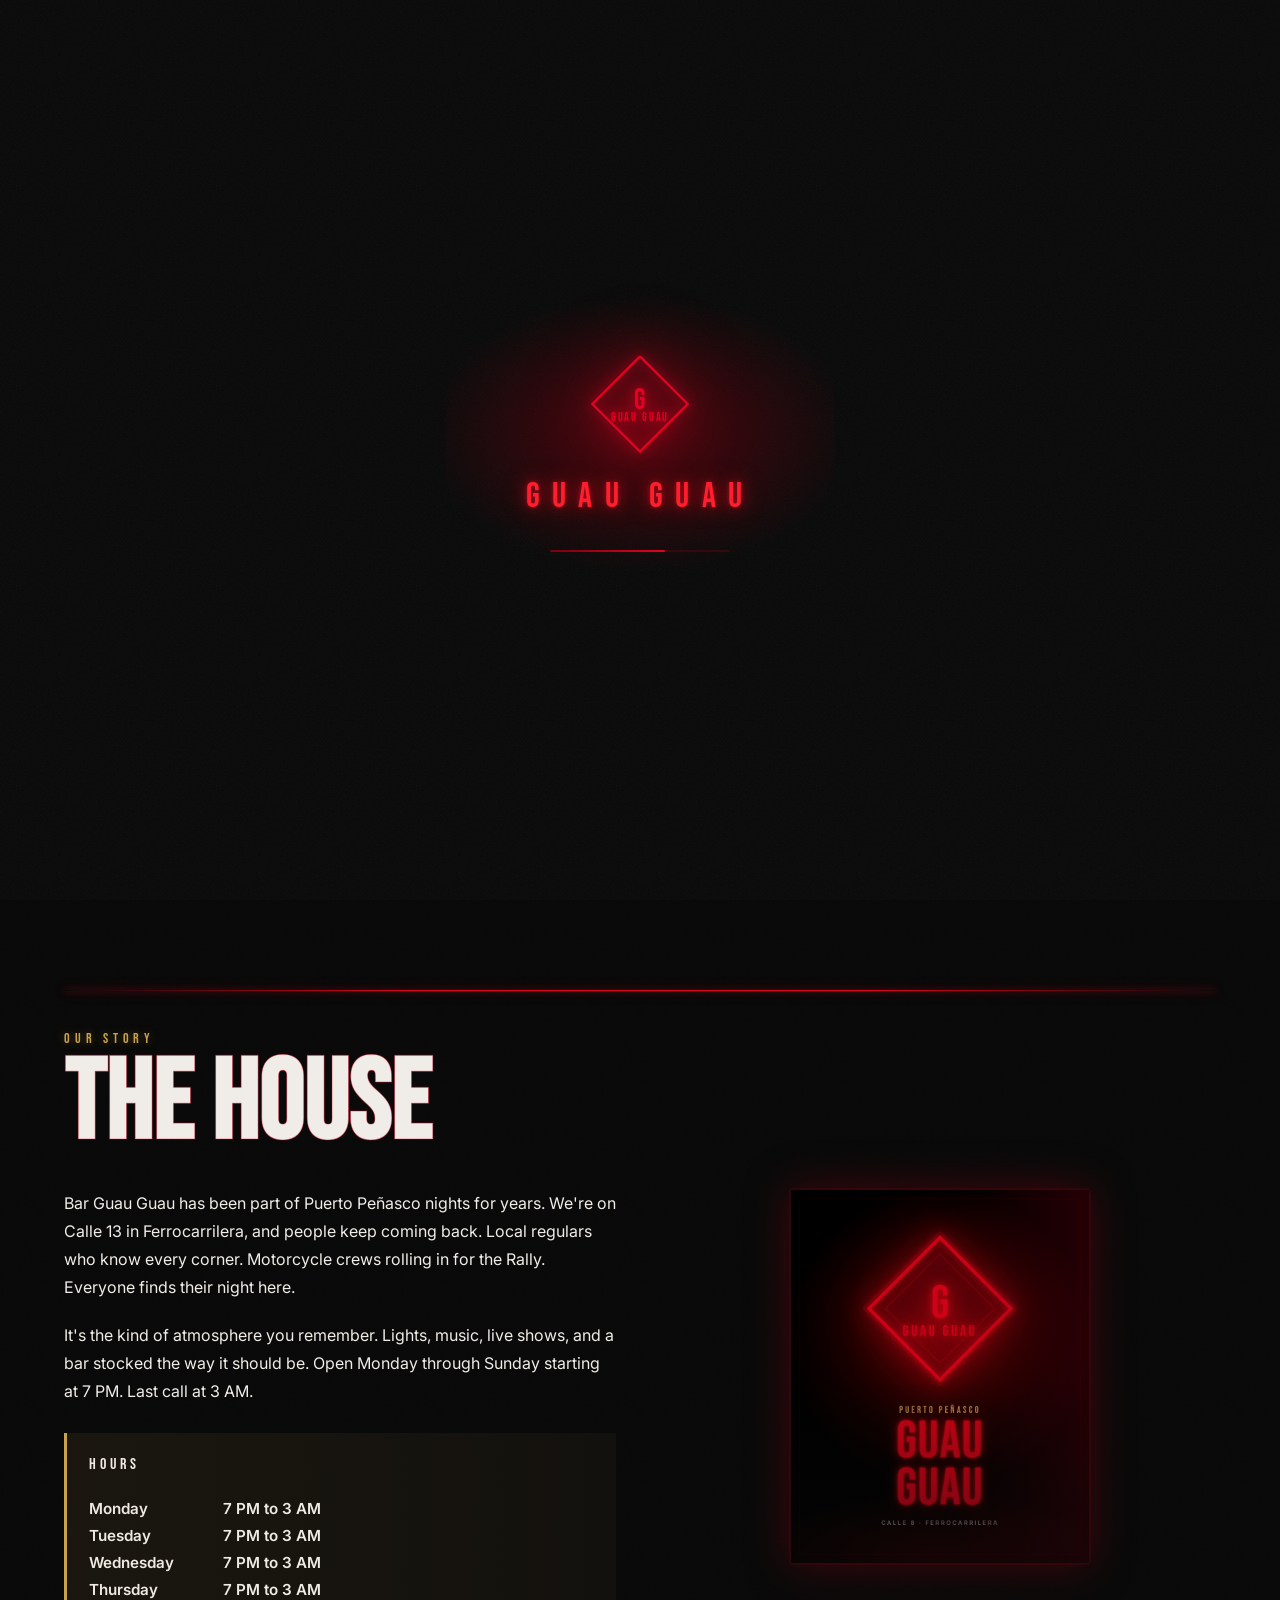
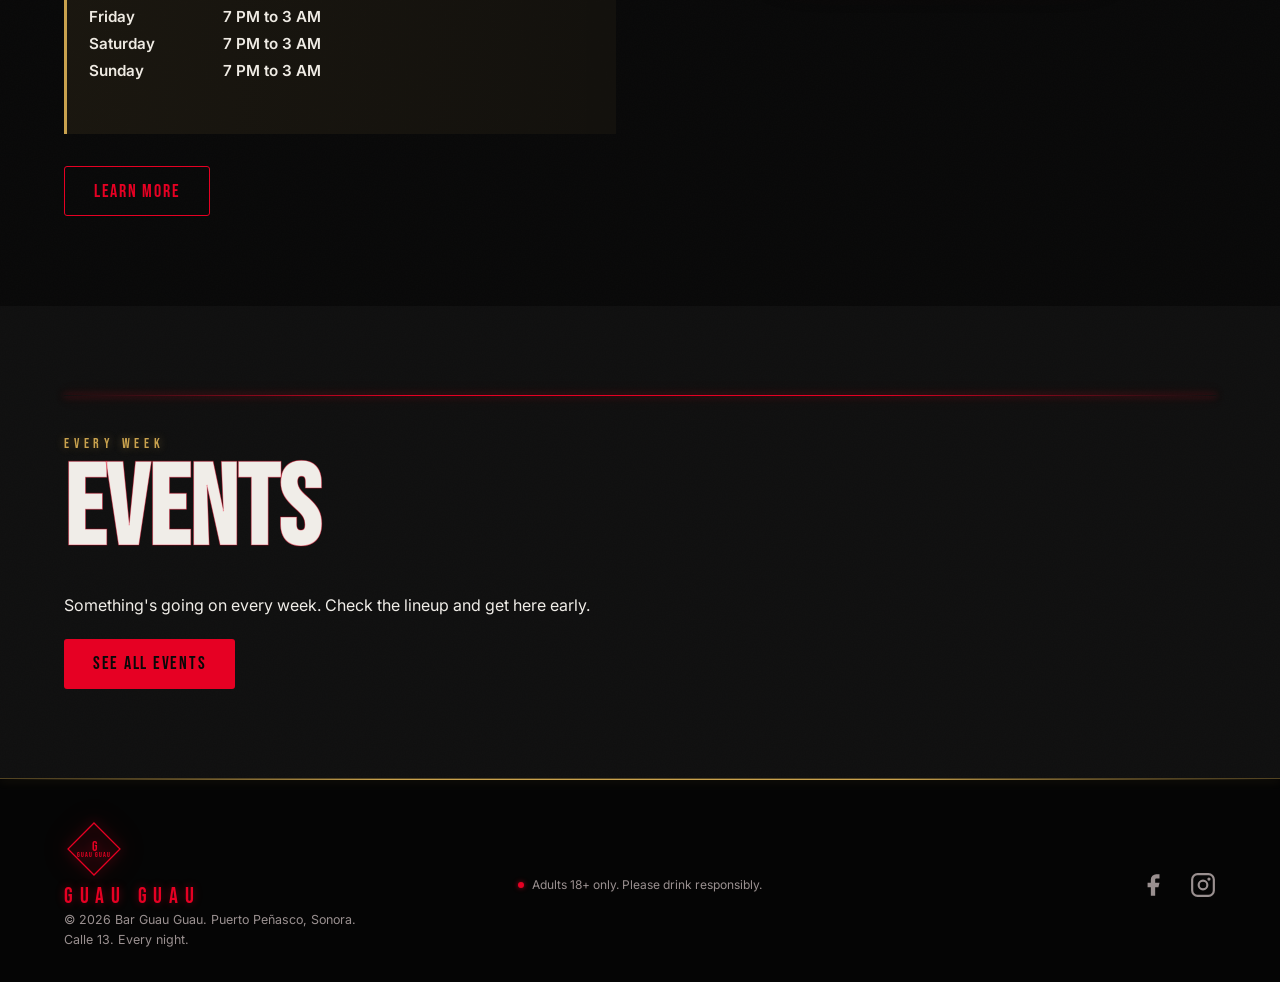
<file: index.html>
<!DOCTYPE html>
<html lang="es" translate="no">
<head>
  <meta charset="UTF-8" />
  <meta name="google" content="notranslate">
  <meta name="viewport" content="width=device-width, initial-scale=1.0" />

  <!-- Primary SEO -->
  <title>Bar Guau Guau | Puerto Pe&ntilde;asco, Sonora</title>
  <meta name="description" content="Bar Guau Guau en Puerto Pe&ntilde;asco. Espect&aacute;culos en vivo, buen trago y bonito ambiente. Abiertos todas las noches en la Calle 13, Ferrocarrilera. 7 PM a 3 AM." />

  <!-- Open Graph -->
  <meta property="og:type" content="website" />
  <meta property="og:url" content="https://neonframewebdev.github.io/bar-guau-guau/" />
  <meta property="og:title" content="Bar Guau Guau | Puerto Pe&ntilde;asco, Sonora" />
  <meta property="og:description" content="Espect&aacute;culos en vivo, buen trago y bonito ambiente. Abiertos todas las noches. Rocky Point's best night out." />
  <meta property="og:image" content="https://neonframewebdev.github.io/bar-guau-guau/assets/og-card.jpg" />
  <meta property="og:locale" content="es_MX" />
  <meta property="og:locale:alternate" content="en_US" />

  <!-- Twitter Card -->
  <meta name="twitter:card" content="summary_large_image" />
  <meta name="twitter:title" content="Bar Guau Guau | Puerto Pe&ntilde;asco" />
  <meta name="twitter:description" content="Espect&aacute;culos en vivo, buen trago y bonito ambiente. Rocky Point, Sonora." />
  <meta name="twitter:image" content="https://neonframewebdev.github.io/bar-guau-guau/assets/og-card.jpg" />

  <!-- Canonical + theme -->
  <link rel="alternate" hreflang="es" href="https://neonframewebdev.github.io/bar-guau-guau/" />
  <link rel="alternate" hreflang="en" href="https://neonframewebdev.github.io/bar-guau-guau/" />
  <link rel="alternate" hreflang="x-default" href="https://neonframewebdev.github.io/bar-guau-guau/" />
  <link rel="canonical" href="https://neonframewebdev.github.io/bar-guau-guau/" />
  <meta name="theme-color" content="#0A0A0A" />

  <!-- Structured data: NightClub schema for Google Knowledge Panel -->
  <script type="application/ld+json">
  {
    "@context": "https://schema.org",
    "@type": "NightClub",
    "name": "Bar Guau Guau",
    "alternateName": "Guau Guau Showgirls",
    "description": "Bar y espectáculos en vivo en Puerto Peñasco, Sonora. Espectáculos, servicio de botella, cocteles y buen ambiente. Abierto todas las noches.",
    "image": "https://neonframewebdev.github.io/bar-guau-guau/assets/og-card.jpg",
    "url": "https://neonframewebdev.github.io/bar-guau-guau/",
    "telephone": "+52-612-137-1790",
    "priceRange": "$$",
    "address": {
      "@type": "PostalAddress",
      "streetAddress": "Calle 13 S/N",
      "addressLocality": "Puerto Peñasco",
      "addressRegion": "Sonora",
      "addressCountry": "MX"
    },
    "openingHoursSpecification": [{
      "@type": "OpeningHoursSpecification",
      "dayOfWeek": ["Monday","Tuesday","Wednesday","Thursday","Friday","Saturday","Sunday"],
      "opens": "19:00",
      "closes": "03:00"
    }],
    "sameAs": [
      "https://www.facebook.com/p/Guau-Guau-Showgirls-Puerto-Pe%C3%B1asco-100063551051565/",
      "https://www.instagram.com/explore/locations/267873026/guau-guau-showgirls-puerto-penasco/"
    ]
  }
  </script>

  <!-- Favicon -->
  <link rel="icon" type="image/svg+xml" href="assets/favicon.svg" />

  <!-- Fonts -->
  <link rel="preconnect" href="https://fonts.googleapis.com" />
  <link rel="preconnect" href="https://fonts.gstatic.com" crossorigin />
  <link rel="preload" as="style" href="https://fonts.googleapis.com/css2?family=Bebas+Neue&family=Inter:wght@400;600&display=swap" />
  <link rel="stylesheet" href="https://fonts.googleapis.com/css2?family=Bebas+Neue&family=Inter:wght@400;600&display=swap" media="print" onload="this.media='all'" />
  <noscript><link rel="stylesheet" href="https://fonts.googleapis.com/css2?family=Bebas+Neue&family=Inter:wght@400;600&display=swap" /></noscript>

  <!-- Styles -->
  <link rel="preload" as="image" href="assets/hero-building.webp" fetchpriority="high" type="image/webp" />
  <link rel="stylesheet" href="css/style.css" />
</head>
<body class="loading">

  <!-- ── Loader (branded, first visit only) ───────────────────── -->
  <div id="loader" role="status" aria-label="Cargando / Loading">
    <div class="loader-logo-wrap">
      <svg class="loader-svg" viewBox="0 0 120 120" fill="none" xmlns="http://www.w3.org/2000/svg" aria-hidden="true">
        <polygon
          class="loader-diamond"
          points="60,8 112,60 60,112 8,60"
          stroke="#E60023"
          stroke-width="2.5"
          fill="none"
        />
        <text class="loader-g-text" x="60" y="54" font-family="'Bebas Neue', sans-serif" font-size="32" fill="#E60023" text-anchor="middle" dominant-baseline="middle">G</text>
        <text class="loader-wordmark-text" x="60" y="74" font-family="'Bebas Neue', sans-serif" font-size="13" fill="#E60023" text-anchor="middle" dominant-baseline="middle" letter-spacing="2">GUAU GUAU</text>
      </svg>
      <span class="loader-wordmark">GUAU GUAU</span>
    </div>
    <div class="loader-bar-track">
      <div class="loader-bar-fill"></div>
    </div>
    <div class="loader-flash" aria-hidden="true"></div>
  </div>

  <!-- ── Age Gate ──────────────────────────────────────────────── -->
  <div id="age-gate" role="dialog" aria-modal="true" aria-label="Verificacion de edad / Age verification">
    <!-- Full-bleed atmospheric bg photo with zoom -->
    <div class="age-gate-bg" aria-hidden="true"></div>
    <!-- Dark overlay + radial bloom -->
    <div class="age-gate-overlay" aria-hidden="true"></div>

    <!-- Diamond-G SVG logo -->
    <svg class="age-gate-logo" viewBox="0 0 120 120" fill="none" xmlns="http://www.w3.org/2000/svg" aria-hidden="true">
      <polygon points="60,4 116,60 60,116 4,60" stroke="rgba(230,0,35,0.18)" stroke-width="1" fill="none"/>
      <polygon points="60,8 112,60 60,112 8,60" stroke="#E60023" stroke-width="2.5" fill="none"/>
      <polygon points="60,20 100,60 60,100 20,60" stroke="rgba(230,0,35,0.25)" stroke-width="1" fill="none"/>
      <text x="60" y="54" font-family="'Bebas Neue', sans-serif" font-size="30" fill="#E60023" text-anchor="middle" dominant-baseline="middle">G</text>
      <text x="60" y="74" font-family="'Bebas Neue', sans-serif" font-size="13" fill="#E60023" text-anchor="middle" dominant-baseline="middle" letter-spacing="2">GUAU GUAU</text>
    </svg>

    <span class="age-gate-brand">GUAU GUAU</span>

    <div class="age-gate-statement">
      <span class="line-es">Solo para mayores de 18 a&ntilde;os.</span>
      <span class="line-en">Adults only. 18+.</span>
    </div>

    <div class="age-gate-ctas">
      <button id="age-enter"><span>Entrar / Enter</span></button>
      <button id="age-exit">Salir / Exit</button>
    </div>

    <p class="age-gate-fine">
      Este sitio contiene contenido para adultos. Al entrar confirmas que tienes 18 a&ntilde;os o m&aacute;s.<br />
      This site contains adult content. By entering you confirm you are 18 or older.
    </p>
  </div>

  <!-- ── Nav ──────────────────────────────────────────────────── -->
  <nav role="navigation" aria-label="Navegaci&oacute;n principal">
    <a href="index.html" class="nav-logo" aria-label="Bar Guau Guau inicio">
      <svg class="nav-logo-svg" viewBox="0 0 120 120" fill="none" xmlns="http://www.w3.org/2000/svg" aria-hidden="true">
        <polygon points="60,8 112,60 60,112 8,60" stroke="#E60023" stroke-width="2.5" fill="none"/>
        <text x="60" y="54" font-family="'Bebas Neue', sans-serif" font-size="28" fill="#E60023" text-anchor="middle" dominant-baseline="middle">G</text>
        <text x="60" y="72" font-family="'Bebas Neue', sans-serif" font-size="13" fill="#E60023" text-anchor="middle" dominant-baseline="middle" letter-spacing="2">GUAU GUAU</text>
      </svg>
      <span class="nav-wordmark">GUAU GUAU</span>
    </a>

    <div class="nav-right">
      <ul class="nav-links" role="list">
        <li><a href="chicas.html" data-es="Las Chicas" data-en="The Girls">Las Chicas</a></li>
        <li><a href="bebidas.html" data-es="Bebidas" data-en="Drinks">Bebidas</a></li>
        <li><a href="eventos.html" data-es="Eventos" data-en="Events">Eventos</a></li>
        <li><a href="visita.html" data-es="Contacto" data-en="Contact">Contacto</a></li>
      </ul>

      <button class="lang-toggle" aria-label="Switch to English" type="button">
        <span class="lt-flag">&#x1F1FA;&#x1F1F8;</span>
        <span class="lt-label">English</span>
      </button>

      <a href="visita.html" class="nav-cta"
         data-es="Reservar" data-en="Reserve">Reservar</a>

      <button class="nav-hamburger" aria-label="Abrir men&uacute;" aria-expanded="false" aria-controls="nav-drawer" type="button">
        <span></span>
        <span></span>
        <span></span>
      </button>
    </div>
  </nav>

  <!-- ── Nav Drawer (mobile) ───────────────────────────────────── -->
  <div id="nav-drawer" class="nav-drawer" role="navigation" aria-label="Men&uacute; m&oacute;vil">
    <ul>
      <li><a href="chicas.html" data-es="Las Chicas" data-en="The Girls">Las Chicas</a></li>
      <li><a href="bebidas.html" data-es="Bebidas" data-en="Drinks">Bebidas</a></li>
      <li><a href="eventos.html" data-es="Eventos" data-en="Events">Eventos</a></li>
      <li><a href="visita.html" data-es="Contacto" data-en="Contact">Contacto</a></li>
    </ul>
    <a href="visita.html" class="drawer-cta"
       data-es="Reservar mesa" data-en="Reserve a table">Reservar mesa</a>
  </div>

  <!-- ── Hero ─────────────────────────────────────────────────── -->
  <section id="hero" aria-label="Hero">
    <div class="hero-wrap">

      <!-- Layer 1: Building photo with flickering GUAU neon sign -->
      <div class="hero-photo" aria-hidden="true">
        <img class="hero-photo-blur" src="assets/hero-building.webp" alt="" aria-hidden="true" decoding="async" />
        <div class="hero-photo-frame">
          <img class="hero-photo-base" src="assets/hero-building.webp" alt="" width="1600" height="1299" fetchpriority="high" decoding="async" />
          <img class="hero-photo-flicker" src="assets/hero-building.webp" alt="" aria-hidden="true" decoding="async" />
        </div>
      </div>

      <!-- Layer 2: Horizontal neon sweep -->
      <div class="hero-neon-pulse" aria-hidden="true"></div>

      <!-- Ember particles: 8 floating red dots -->
      <div class="hero-particles" aria-hidden="true">
        <span class="ember"></span>
        <span class="ember"></span>
        <span class="ember"></span>
        <span class="ember"></span>
        <span class="ember"></span>
        <span class="ember"></span>
        <span class="ember"></span>
        <span class="ember"></span>
      </div>

      <!-- Mouse-follow glow (JS writes background position) -->
      <div class="hero-mouse-glow" aria-hidden="true"></div>

      <!-- Layer 5: Text content and CTAs -->
      <div class="hero-content">
        <p class="hero-eyebrow">PUERTO PE&Ntilde;ASCO &bull; SONORA</p>
        <h1 class="hero-h1"
            data-es="La noche<br>empieza aqu&iacute;."
            data-en="The night<br>starts here.">
          La noche<br>empieza aqu&iacute;.
        </h1>
        <p class="hero-sub"
           data-es="Espect&aacute;culos en vivo, buen trago y bonito ambiente. Abiertos todas las noches en Pe&ntilde;asco."
           data-en="Live shows, good drinks, and a vibe you won&apos;t forget. Open every night in Rocky Point.">
          Espect&aacute;culos en vivo, buen trago y bonito ambiente. Abiertos todas las noches en Pe&ntilde;asco.
        </p>
        <div class="hero-ctas">
          <a href="tel:+526121371790" class="btn-primary"
             data-es="Llamar para reservar" data-en="Call to Reserve">Llamar para reservar</a>
          <a href="https://www.facebook.com/p/Guau-Guau-Showgirls-Puerto-Pe%C3%B1asco-100063551051565/" target="_blank" rel="noopener noreferrer" class="btn-ghost"
             data-es="Escr&iacute;benos en Facebook" data-en="Message us on Facebook">Escr&iacute;benos en Facebook</a>
        </div>
      </div>

      <!-- Scroll cue -->
      <div class="scroll-cue" aria-hidden="true">
        <span class="scroll-cue-chevron">&#8964;</span>
        <span class="scroll-cue-label"
              data-es="Descubre" data-en="Explore">Descubre</span>
      </div>

    </div>
  </section>

  <!-- ── La Casa (home preview) ───────────────────────────────── -->
  <section id="lacasa" class="section-wrap section-bg-dark" aria-label="La Casa">
    <span class="neon-divider reveal" aria-hidden="true"></span>
    <span class="eyebrow reveal"
          data-es="NUESTRA HISTORIA" data-en="OUR STORY">NUESTRA HISTORIA</span>
    <h2 class="section-title reveal"
        data-es="LA CASA" data-en="THE HOUSE">LA CASA</h2>

    <div class="lacasa-grid">
      <div class="lacasa-text reveal">
        <p data-es="Bar Guau Guau lleva a&ntilde;os siendo parte de las noches de Puerto Pe&ntilde;asco. Estamos en la Calle 13, en el coraz&oacute;n de Ferrocarrilera, y la gente sigue volviendo. Desde los locales que conocen el lugar de memoria hasta los motociclistas que llegan cada Rally, aqu&iacute; todos encuentran su noche."
           data-en="Bar Guau Guau has been part of Puerto Pe&ntilde;asco nights for years. We&apos;re on Calle 13 in Ferrocarrilera, and people keep coming back. Local regulars who know every corner. Motorcycle crews rolling in for the Rally. Everyone finds their night here.">
          Bar Guau Guau lleva a&ntilde;os siendo parte de las noches de Puerto Pe&ntilde;asco. Estamos en la Calle 13, en el coraz&oacute;n de Ferrocarrilera, y la gente sigue volviendo. Desde los locales que conocen el lugar de memoria hasta los motociclistas que llegan cada Rally, aqu&iacute; todos encuentran su noche.
        </p>
        <p data-es="El ambiente es de los que recuerdas. Luces, m&uacute;sica, espect&aacute;culos en vivo y un bar bien surtido. Abrimos de lunes a domingo a las 7 de la noche. A las 3 AM cerramos la puerta."
           data-en="It&apos;s the kind of atmosphere you remember. Lights, music, live shows, and a bar stocked the way it should be. Open Monday through Sunday starting at 7 PM. Last call at 3 AM.">
          El ambiente es de los que recuerdas. Luces, m&uacute;sica, espect&aacute;culos en vivo y un bar bien surtido. Abrimos de lunes a domingo a las 7 de la noche. A las 3 AM cerramos la puerta.
        </p>

        <div class="hours-block">
          <p class="hours-block-label"
             data-es="HORARIO" data-en="HOURS">HORARIO</p>
          <div class="hours-row">
            <span data-es="Lunes" data-en="Monday">Lunes</span>
            <span data-es="7 PM a 3 AM" data-en="7 PM to 3 AM">7 PM a 3 AM</span>
            <span data-es="Martes" data-en="Tuesday">Martes</span>
            <span data-es="7 PM a 3 AM" data-en="7 PM to 3 AM">7 PM a 3 AM</span>
            <span data-es="Mi&eacute;rcoles" data-en="Wednesday">Mi&eacute;rcoles</span>
            <span data-es="7 PM a 3 AM" data-en="7 PM to 3 AM">7 PM a 3 AM</span>
            <span data-es="Jueves" data-en="Thursday">Jueves</span>
            <span data-es="7 PM a 3 AM" data-en="7 PM to 3 AM">7 PM a 3 AM</span>
            <span data-es="Viernes" data-en="Friday">Viernes</span>
            <span data-es="7 PM a 3 AM" data-en="7 PM to 3 AM">7 PM a 3 AM</span>
            <span data-es="S&aacute;bado" data-en="Saturday">S&aacute;bado</span>
            <span data-es="7 PM a 3 AM" data-en="7 PM to 3 AM">7 PM a 3 AM</span>
            <span data-es="Domingo" data-en="Sunday">Domingo</span>
            <span data-es="7 PM a 3 AM" data-en="7 PM to 3 AM">7 PM a 3 AM</span>
          </div>
          <div class="open-now-badge" aria-live="polite">
            <span class="open-now-dot" aria-hidden="true"></span>
            <span data-es="ABIERTO AHORA" data-en="OPEN NOW">ABIERTO AHORA</span>
          </div>
        </div>

        <div style="margin-top:2rem;">
          <a href="nosotros.html" class="btn-ghost"
             data-es="Conoce m&aacute;s" data-en="Learn more">Conoce m&aacute;s</a>
        </div>
      </div>

      <div class="lacasa-photo-wrap reveal">
        <img
          class="lacasa-photo"
          src="assets/brand-card-portrait.jpg"
          alt="Logo Diamond-G de Bar Guau Guau con la marca GUAU GUAU iluminada"
          loading="lazy"
        />
        <div class="lacasa-photo-overlay" aria-hidden="true"></div>
      </div>
    </div>
  </section>

  <!-- ── Events preview on home ───────────────────────────────── -->
  <section id="eventos-preview" class="section-wrap section-bg-alt" aria-label="Eventos">
    <span class="neon-divider reveal" aria-hidden="true"></span>
    <span class="eyebrow reveal"
          data-es="CADA SEMANA" data-en="EVERY WEEK">CADA SEMANA</span>
    <h2 class="section-title reveal"
        data-es="EVENTOS" data-en="EVENTS">EVENTOS</h2>
    <p class="eventos-intro reveal"
       data-es="Algo pasa aqu&iacute; cada semana. Checa el calendario y llega a tiempo."
       data-en="Something&apos;s going on every week. Check the lineup and get here early.">
      Algo pasa aqu&iacute; cada semana. Checa el calendario y llega a tiempo.
    </p>
    <div class="reveal" style="margin-top:1.5rem;">
      <a href="eventos.html" class="btn-primary"
         data-es="Ver todos los eventos" data-en="See all events">Ver todos los eventos</a>
    </div>
  </section>
  <!-- ── Footer ────────────────────────────────────────────────── -->
  <footer>
    <div class="footer-left">
      <svg class="footer-diamond-mark" viewBox="0 0 120 120" fill="none" xmlns="http://www.w3.org/2000/svg" aria-hidden="true">
        <polygon points="60,8 112,60 60,112 8,60" stroke="#E60023" stroke-width="2.5" fill="none"/>
        <text x="60" y="54" font-family="'Bebas Neue', sans-serif" font-size="28" fill="#E60023" text-anchor="middle" dominant-baseline="middle">G</text>
        <text x="60" y="72" font-family="'Bebas Neue', sans-serif" font-size="13" fill="#E60023" text-anchor="middle" dominant-baseline="middle" letter-spacing="2">GUAU GUAU</text>
      </svg>
      <p class="footer-brand">GUAU GUAU</p>
      <p class="footer-copy">
        &copy; <span class="copyright-year"></span> Bar Guau Guau. Puerto Pe&ntilde;asco, Sonora.<br />
        <span data-es="Calle 13. Todas las noches." data-en="Calle 13. Every night.">Calle 13. Todas las noches.</span>
      </p>
    </div>
    <div class="footer-center">
      <p class="footer-disclaimer">
        <span class="footer-disclaimer-dot" aria-hidden="true"></span>
        <span data-es="Solo mayores de 18 a&ntilde;os. Consumo responsable de alcohol."
              data-en="Adults 18+ only. Please drink responsibly.">
          Solo mayores de 18 a&ntilde;os. Consumo responsable de alcohol.
        </span>
      </p>
    </div>
    <div class="footer-right">
      <div class="footer-socials">
        <a href="https://www.facebook.com/p/Guau-Guau-Showgirls-Puerto-Pe%C3%B1asco-100063551051565/" target="_blank" rel="noopener noreferrer" class="footer-social-link" aria-label="Facebook Guau Guau Showgirls" title="Facebook">
          <svg viewBox="0 0 24 24" xmlns="http://www.w3.org/2000/svg" aria-hidden="true">
            <path d="M18 2h-3a5 5 0 0 0-5 5v3H7v4h3v8h4v-8h3l1-4h-4V7a1 1 0 0 1 1-1h3z"/>
          </svg>
        </a>
        <a href="https://www.instagram.com/explore/locations/267873026/guau-guau-showgirls-puerto-penasco/" target="_blank" rel="noopener noreferrer" class="footer-social-link" aria-label="Instagram Guau Guau Showgirls" title="Instagram">
          <svg viewBox="0 0 24 24" xmlns="http://www.w3.org/2000/svg" aria-hidden="true">
            <rect x="2" y="2" width="20" height="20" rx="5" ry="5" fill="none" stroke="currentColor" stroke-width="2"/>
            <circle cx="12" cy="12" r="4" fill="none" stroke="currentColor" stroke-width="2"/>
            <circle cx="17.5" cy="6.5" r="1.5"/>
          </svg>
        </a>
      </div>
    </div>
  </footer>

  <!-- Mobile sticky contact dock -->
  <div class="contact-dock" aria-label="Contacto rapido">
    <a href="tel:+526121371790" class="contact-dock-btn contact-dock-call" aria-label="Llamar a Bar Guau Guau">
      <svg viewBox="0 0 24 24" fill="none" stroke="currentColor" stroke-width="2" stroke-linecap="round" stroke-linejoin="round" aria-hidden="true"><path d="M22 16.92v3a2 2 0 0 1-2.18 2 19.79 19.79 0 0 1-8.63-3.07A19.5 19.5 0 0 1 4.36 12a19.79 19.79 0 0 1-3.07-8.67A2 2 0 0 1 3.11 2h3a2 2 0 0 1 2 1.72c.127.96.361 1.903.7 2.81a2 2 0 0 1-.45 2.11L7.91 9.91a16 16 0 0 0 6.08 6.08l1.27-1.35a2 2 0 0 1 2.11-.45c.907.339 1.85.573 2.81.7A2 2 0 0 1 22 16.92z"/></svg>
      <span data-es="Llamar" data-en="Call">Llamar</span>
    </a>
    <a href="https://www.facebook.com/p/Guau-Guau-Showgirls-Puerto-Pe%C3%B1asco-100063551051565/" target="_blank" rel="noopener noreferrer" class="contact-dock-btn contact-dock-fb" aria-label="Mensaje por Facebook">
      <svg viewBox="0 0 24 24" fill="currentColor" aria-hidden="true"><path d="M18 2h-3a5 5 0 0 0-5 5v3H7v4h3v8h4v-8h3l1-4h-4V7a1 1 0 0 1 1-1h3z"/></svg>
      <span data-es="Facebook" data-en="Facebook">Facebook</span>
    </a>
  </div>

  <!-- Scripts -->
  <script src="js/i18n.js" defer></script>
  <script src="js/main.js" defer></script>
</body>
</html>
</file>
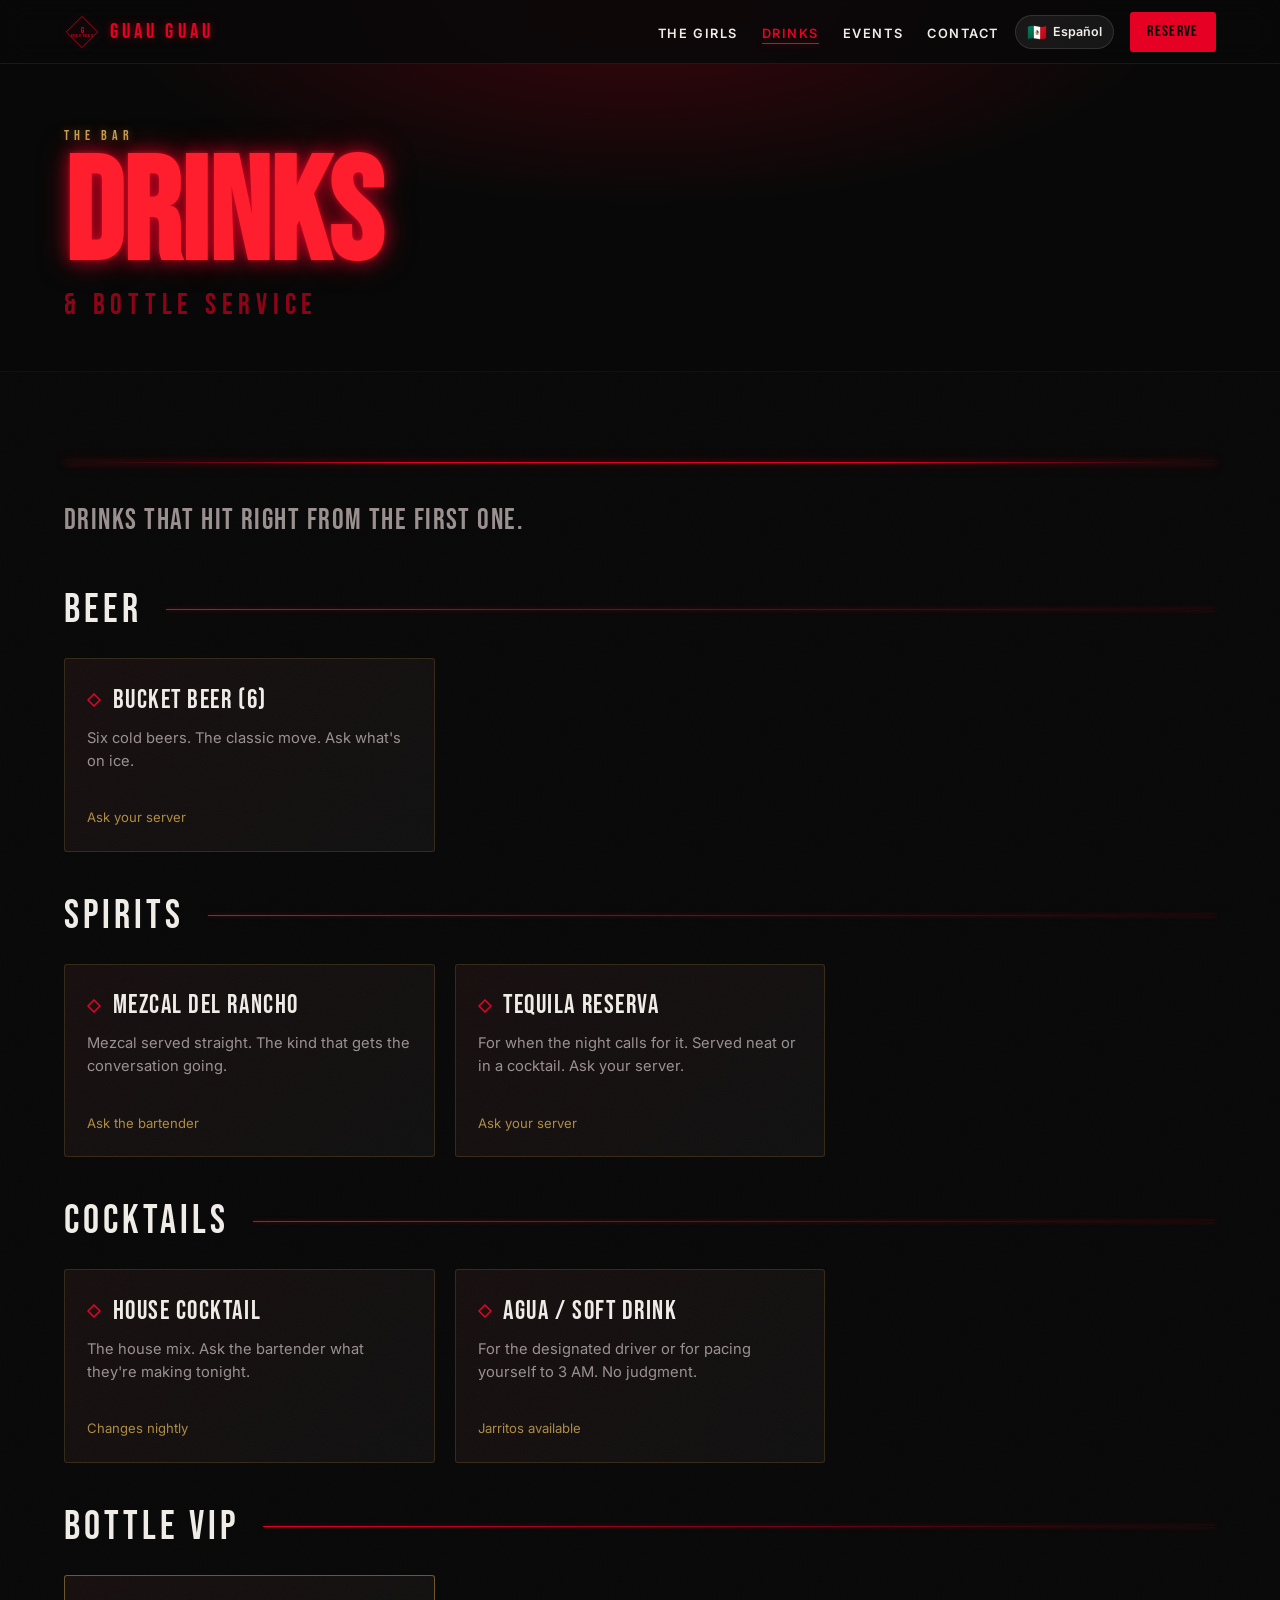
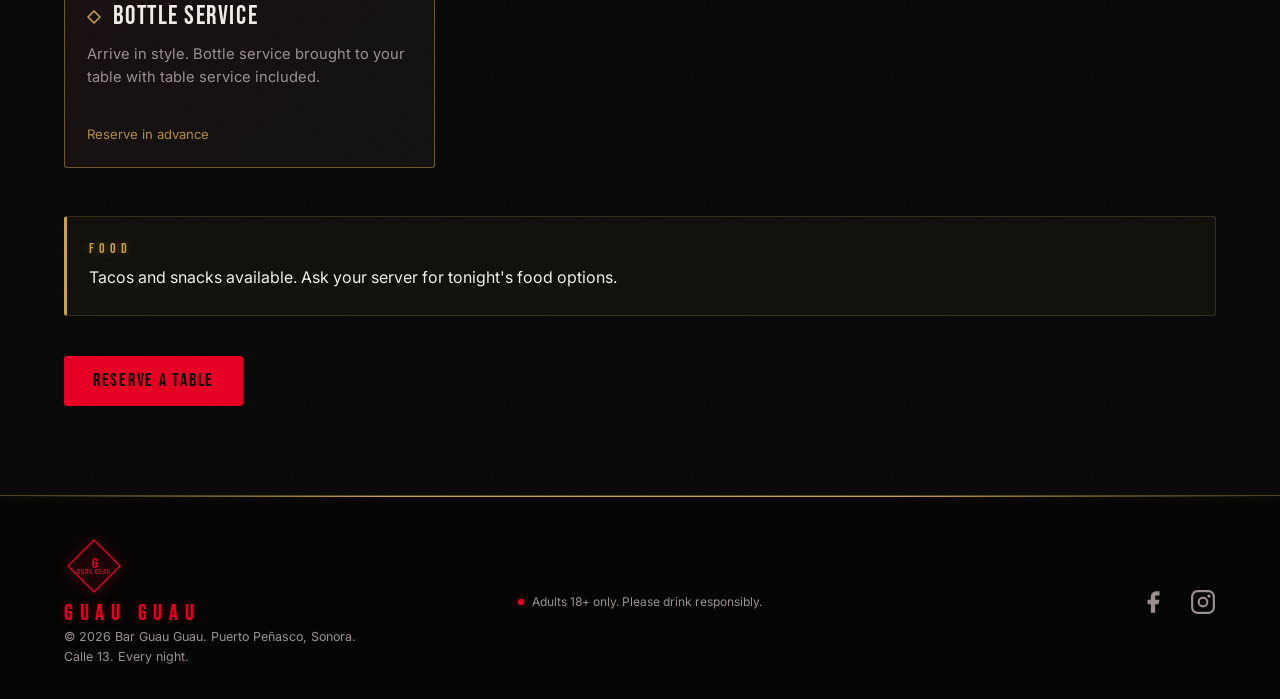
<file: bebidas.html>
<!DOCTYPE html>
<html lang="es" translate="no">
<head>
  <meta charset="UTF-8" />
  <meta name="google" content="notranslate">
  <meta name="viewport" content="width=device-width, initial-scale=1.0" />

  <title>Drinks &amp; Bottle Service | Bar Guau Guau | Puerto Pe&ntilde;asco</title>
  <meta name="description" content="Cubetas, cocteles, mezcal, tequila y servicio de botella en Bar Guau Guau. Calle 13, Puerto Pe&ntilde;asco, Sonora." />

  <meta property="og:type" content="website" />
  <meta property="og:url" content="https://neonframewebdev.github.io/bar-guau-guau/bebidas.html" />
  <meta property="og:title" content="Drinks | Bar Guau Guau" />
  <meta property="og:image" content="https://neonframewebdev.github.io/bar-guau-guau/assets/og-card.jpg" />
  <meta property="og:description" content="Cubetas, cocteles, mezcal, tequila y servicio de botella en Bar Guau Guau. Calle 13, Puerto Pe&ntilde;asco." />
  <meta property="og:locale" content="es_MX" />
  <meta property="og:locale:alternate" content="en_US" />

  <meta name="twitter:card" content="summary_large_image" />
  <meta name="twitter:title" content="Drinks | Bar Guau Guau" />
  <meta name="twitter:description" content="Cubetas, cocteles, mezcal y servicio de botella en Rocky Point." />
  <meta name="twitter:image" content="https://neonframewebdev.github.io/bar-guau-guau/assets/og-card.jpg" />

  <link rel="alternate" hreflang="es" href="https://neonframewebdev.github.io/bar-guau-guau/bebidas.html" />
  <link rel="alternate" hreflang="en" href="https://neonframewebdev.github.io/bar-guau-guau/bebidas.html" />
  <link rel="alternate" hreflang="x-default" href="https://neonframewebdev.github.io/bar-guau-guau/bebidas.html" />
  <link rel="canonical" href="https://neonframewebdev.github.io/bar-guau-guau/bebidas.html" />
  <script type="application/ld+json">
  {"@context":"https://schema.org","@type":"BreadcrumbList","itemListElement":[
    {"@type":"ListItem","position":1,"name":"Inicio","item":"https://neonframewebdev.github.io/bar-guau-guau/"},
    {"@type":"ListItem","position":2,"name":"Bebidas","item":"https://neonframewebdev.github.io/bar-guau-guau/bebidas.html"}
  ]}
  </script>
  <meta name="theme-color" content="#0A0A0A" />

  <link rel="icon" type="image/svg+xml" href="assets/favicon.svg" />

  <link rel="preconnect" href="https://fonts.googleapis.com" />
  <link rel="preconnect" href="https://fonts.gstatic.com" crossorigin />
  <link rel="preload" as="style" href="https://fonts.googleapis.com/css2?family=Bebas+Neue&family=Inter:wght@400;600&display=swap" />
  <link rel="stylesheet" href="https://fonts.googleapis.com/css2?family=Bebas+Neue&family=Inter:wght@400;600&display=swap" media="print" onload="this.media='all'" />
  <noscript><link rel="stylesheet" href="https://fonts.googleapis.com/css2?family=Bebas+Neue&family=Inter:wght@400;600&display=swap" /></noscript>

  <link rel="stylesheet" href="css/style.css" />
</head>
<body>

  <!-- ── Nav ──────────────────────────────────────────────────── -->
  <nav role="navigation" aria-label="Navegaci&oacute;n principal">
    <a href="index.html" class="nav-logo" aria-label="Bar Guau Guau inicio">
      <svg class="nav-logo-svg" viewBox="0 0 120 120" fill="none" xmlns="http://www.w3.org/2000/svg" aria-hidden="true">
        <polygon points="60,8 112,60 60,112 8,60" stroke="#E60023" stroke-width="2.5" fill="none"/>
        <text x="60" y="54" font-family="'Bebas Neue', sans-serif" font-size="28" fill="#E60023" text-anchor="middle" dominant-baseline="middle">G</text>
        <text x="60" y="72" font-family="'Bebas Neue', sans-serif" font-size="13" fill="#E60023" text-anchor="middle" dominant-baseline="middle" letter-spacing="2">GUAU GUAU</text>
      </svg>
      <span class="nav-wordmark">GUAU GUAU</span>
    </a>

    <div class="nav-right">
      <ul class="nav-links" role="list">
        <li><a href="chicas.html" data-es="Las Chicas" data-en="The Girls">Las Chicas</a></li>
        <li><a href="bebidas.html" class="active" data-es="Bebidas" data-en="Drinks">Bebidas</a></li>
        <li><a href="eventos.html" data-es="Eventos" data-en="Events">Eventos</a></li>
        <li><a href="visita.html" data-es="Contacto" data-en="Contact">Contacto</a></li>
      </ul>

      <button class="lang-toggle" aria-label="Switch to English" type="button">
        <span class="lt-flag">&#x1F1FA;&#x1F1F8;</span>
        <span class="lt-label">English</span>
      </button>

      <a href="visita.html" class="nav-cta"
         data-es="Reservar" data-en="Reserve">Reservar</a>

      <button class="nav-hamburger" aria-label="Abrir men&uacute;" aria-expanded="false" aria-controls="nav-drawer" type="button">
        <span></span>
        <span></span>
        <span></span>
      </button>
    </div>
  </nav>

  <div id="nav-drawer" class="nav-drawer" role="navigation" aria-label="Men&uacute; m&oacute;vil">
    <ul>
      <li><a href="chicas.html" data-es="Las Chicas" data-en="The Girls">Las Chicas</a></li>
      <li><a href="bebidas.html" data-es="Bebidas" data-en="Drinks">Bebidas</a></li>
      <li><a href="eventos.html" data-es="Eventos" data-en="Events">Eventos</a></li>
      <li><a href="visita.html" data-es="Contacto" data-en="Contact">Contacto</a></li>
    </ul>
    <a href="visita.html" class="drawer-cta"
       data-es="Reservar mesa" data-en="Reserve a table">Reservar mesa</a>
  </div>

  <!-- ── HUGE subpage hero ─────────────────────────────────────── -->
  <div class="subpage-hero">
    <span class="eyebrow"
          data-es="LA BARRA" data-en="THE BAR">LA BARRA</span>
    <h1 data-es="BEBIDAS" data-en="DRINKS">DRINKS</h1>
    <p class="subpage-hero-sub"
       data-es="&amp; BOTELLA" data-en="&amp; BOTTLE SERVICE">&amp; BOTELLA</p>
  </div>

  <!-- ── Drinks section ───────────────────────────────────────── -->
  <section id="bebidas" class="section-wrap section-bg-dark" aria-label="Men&uacute; de bebidas">
    <span class="neon-divider reveal" aria-hidden="true"></span>

    <p class="bebidas-intro reveal"
       data-es="Bebidas que se sienten bien desde la primera."
       data-en="Drinks that hit right from the first one.">
      Bebidas que se sienten bien desde la primera.
    </p>

    <!-- Category: Cervezas -->
    <div class="drinks-category reveal">
      <span class="drinks-category-name"
            data-es="CERVEZAS" data-en="BEER">CERVEZAS</span>
      <span class="drinks-category-line" aria-hidden="true"></span>
    </div>

    <div class="drinks-grid stagger-parent">

      <!-- Cubeta de 6 -->
      <div class="drink-card stagger-child reveal">
        <div class="drink-card-header">
          <svg class="diamond-icon" viewBox="0 0 14 14" fill="none" aria-hidden="true">
            <polygon points="7,1 13,7 7,13 1,7" stroke="#E60023" stroke-width="1.5" fill="none"/>
          </svg>
          <span class="drink-card-name"
                data-es="Cubeta de 6" data-en="Bucket Beer (6)">Cubeta de 6</span>
        </div>
        <p class="drink-card-desc"
           data-es="Seis cervezas fr&iacute;as. Lo cl&aacute;sico de la noche. Pregunta por las marcas disponibles."
           data-en="Six cold beers. The classic move. Ask what&apos;s on ice.">
          Seis cervezas fr&iacute;as. Lo cl&aacute;sico de la noche. Pregunta por las marcas disponibles.
        </p>
        <p class="drink-card-tagline"
           data-es="Pide en la barra" data-en="Order at the bar">Pide en la barra</p>
        <p class="drink-card-note"
           data-es="Preguntar al mesero" data-en="Ask your server">Preguntar al mesero</p>
      </div>

    </div>

    <!-- Category: Destilados -->
    <div class="drinks-category reveal">
      <span class="drinks-category-name"
            data-es="DESTILADOS" data-en="SPIRITS">DESTILADOS</span>
      <span class="drinks-category-line" aria-hidden="true"></span>
    </div>

    <div class="drinks-grid stagger-parent">

      <!-- Mezcal del rancho -->
      <div class="drink-card stagger-child reveal">
        <div class="drink-card-header">
          <svg class="diamond-icon" viewBox="0 0 14 14" fill="none" aria-hidden="true">
            <polygon points="7,1 13,7 7,13 1,7" stroke="#E60023" stroke-width="1.5" fill="none"/>
          </svg>
          <span class="drink-card-name"
                data-es="Mezcal del Rancho" data-en="Mezcal del Rancho">Mezcal del Rancho</span>
        </div>
        <p class="drink-card-desc"
           data-es="Mezcal artesanal servido en caballito. El que te hace platicar con desconocidos."
           data-en="Mezcal served straight. The kind that gets the conversation going.">
          Mezcal artesanal servido en caballito. El que te hace platicar con desconocidos.
        </p>
        <p class="drink-card-tagline"
           data-es="Pide en la barra" data-en="Order at the bar">Pide en la barra</p>
        <p class="drink-card-note"
           data-es="Preguntar al cantinero" data-en="Ask the bartender">Preguntar al cantinero</p>
      </div>

      <!-- Tequila Reserva -->
      <div class="drink-card stagger-child reveal">
        <div class="drink-card-header">
          <svg class="diamond-icon" viewBox="0 0 14 14" fill="none" aria-hidden="true">
            <polygon points="7,1 13,7 7,13 1,7" stroke="#E60023" stroke-width="1.5" fill="none"/>
          </svg>
          <span class="drink-card-name"
                data-es="Tequila Reserva" data-en="Tequila Reserva">Tequila Reserva</span>
        </div>
        <p class="drink-card-desc"
           data-es="Para cuando la noche lo amerita. Servido solo o en coctel. Pregunta al mesero."
           data-en="For when the night calls for it. Served neat or in a cocktail. Ask your server.">
          Para cuando la noche lo amerita. Servido solo o en coctel. Pregunta al mesero.
        </p>
        <p class="drink-card-tagline"
           data-es="Pide en la barra" data-en="Order at the bar">Pide en la barra</p>
        <p class="drink-card-note"
           data-es="Preguntar al mesero" data-en="Ask your server">Preguntar al mesero</p>
      </div>

    </div>

    <!-- Category: Cocteles -->
    <div class="drinks-category reveal">
      <span class="drinks-category-name"
            data-es="COCTELES" data-en="COCKTAILS">COCTELES</span>
      <span class="drinks-category-line" aria-hidden="true"></span>
    </div>

    <div class="drinks-grid stagger-parent">

      <!-- Coctel de la casa -->
      <div class="drink-card stagger-child reveal">
        <div class="drink-card-header">
          <svg class="diamond-icon" viewBox="0 0 14 14" fill="none" aria-hidden="true">
            <polygon points="7,1 13,7 7,13 1,7" stroke="#E60023" stroke-width="1.5" fill="none"/>
          </svg>
          <span class="drink-card-name"
                data-es="Coctel de la Casa" data-en="House Cocktail">Coctel de la Casa</span>
        </div>
        <p class="drink-card-desc"
           data-es="La mezcla que solo nosotros hacemos. Pregunta al cantinero cu&aacute;l es la de hoy."
           data-en="The house mix. Ask the bartender what they&apos;re making tonight.">
          La mezcla que solo nosotros hacemos. Pregunta al cantinero cu&aacute;l es la de hoy.
        </p>
        <p class="drink-card-tagline"
           data-es="Pide en la barra" data-en="Order at the bar">Pide en la barra</p>
        <p class="drink-card-note"
           data-es="Var&iacute;a cada noche" data-en="Changes nightly">Var&iacute;a cada noche</p>
      </div>

      <!-- Agua / Refresco -->
      <div class="drink-card stagger-child reveal">
        <div class="drink-card-header">
          <svg class="diamond-icon" viewBox="0 0 14 14" fill="none" aria-hidden="true">
            <polygon points="7,1 13,7 7,13 1,7" stroke="#E60023" stroke-width="1.5" fill="none"/>
          </svg>
          <span class="drink-card-name"
                data-es="Agua / Refresco" data-en="Agua / Soft Drink">Agua / Refresco</span>
        </div>
        <p class="drink-card-desc"
           data-es="Para el que maneja o para el que quiere seguir hasta las 3. Sin alcohol, sin juicio."
           data-en="For the designated driver or for pacing yourself to 3 AM. No judgment.">
          Para el que maneja o para el que quiere seguir hasta las 3. Sin alcohol, sin juicio.
        </p>
        <p class="drink-card-tagline"
           data-es="Pide en la barra" data-en="Order at the bar">Pide en la barra</p>
        <p class="drink-card-note"
           data-es="Jarritos disponibles" data-en="Jarritos available">Jarritos disponibles</p>
      </div>

    </div>

    <!-- Category: VIP Botella -->
    <div class="drinks-category reveal">
      <span class="drinks-category-name"
            data-es="BOTELLA VIP" data-en="BOTTLE VIP">BOTELLA VIP</span>
      <span class="drinks-category-line" aria-hidden="true"></span>
    </div>

    <div class="drinks-grid stagger-parent">

      <!-- Champana en mesa (premium) -->
      <div class="drink-card premium stagger-child reveal">
        <div class="drink-card-header">
          <svg class="diamond-icon" viewBox="0 0 14 14" fill="none" aria-hidden="true">
            <polygon points="7,1 13,7 7,13 1,7" stroke="#C9A24E" stroke-width="1.5" fill="none"/>
          </svg>
          <span class="drink-card-name"
                data-es="Champa&ntilde;a en Mesa" data-en="Bottle Service">Champa&ntilde;a en Mesa</span>
        </div>
        <p class="drink-card-desc"
           data-es="Llega con estilo. Servicio de botella directo a tu mesa con acompa&ntilde;amiento."
           data-en="Arrive in style. Bottle service brought to your table with table service included.">
          Llega con estilo. Servicio de botella directo a tu mesa con acompa&ntilde;amiento.
        </p>
        <p class="drink-card-tagline"
           data-es="Reserva tu mesa VIP" data-en="Reserve your VIP table">Reserva tu mesa VIP</p>
        <p class="drink-card-note"
           data-es="Reservar con anticipaci&oacute;n" data-en="Reserve in advance">Reservar con anticipaci&oacute;n</p>
      </div>

    </div>

    <!-- Food note -->
    <div class="reveal" style="margin-top:3rem; padding:1.5rem 1.4rem; background:rgba(201,162,78,0.05); border:1px solid rgba(201,162,78,0.2); border-radius:3px; border-left: 3px solid var(--gold);">
      <span class="eyebrow" style="margin-bottom:0.5rem;"
            data-es="BOTANAS" data-en="FOOD">BOTANAS</span>
      <p style="font-size:1rem; color:var(--text); line-height:1.6;"
         data-es="Tacos y botanas disponibles. Pregunta al mesero por el men&uacute; de la noche."
         data-en="Tacos and snacks available. Ask your server for tonight&apos;s food options.">
        Tacos y botanas disponibles. Pregunta al mesero por el men&uacute; de la noche.
      </p>
    </div>

    <div class="reveal" style="margin-top:2.5rem;">
      <a href="visita.html" class="btn-primary"
         data-es="Reservar mesa" data-en="Reserve a table">Reservar mesa</a>
    </div>

  </section>

  <!-- ── Footer ────────────────────────────────────────────────── -->
  <footer>
    <div class="footer-left">
      <svg class="footer-diamond-mark" viewBox="0 0 120 120" fill="none" xmlns="http://www.w3.org/2000/svg" aria-hidden="true">
        <polygon points="60,8 112,60 60,112 8,60" stroke="#E60023" stroke-width="2.5" fill="none"/>
        <text x="60" y="54" font-family="'Bebas Neue', sans-serif" font-size="28" fill="#E60023" text-anchor="middle" dominant-baseline="middle">G</text>
        <text x="60" y="72" font-family="'Bebas Neue', sans-serif" font-size="13" fill="#E60023" text-anchor="middle" dominant-baseline="middle" letter-spacing="2">GUAU GUAU</text>
      </svg>
      <p class="footer-brand">GUAU GUAU</p>
      <p class="footer-copy">
        &copy; <span class="copyright-year"></span> Bar Guau Guau. Puerto Pe&ntilde;asco, Sonora.<br />
        <span data-es="Calle 13. Todas las noches." data-en="Calle 13. Every night.">Calle 13. Todas las noches.</span>
      </p>
    </div>
    <div class="footer-center">
      <p class="footer-disclaimer">
        <span class="footer-disclaimer-dot" aria-hidden="true"></span>
        <span data-es="Solo mayores de 18 a&ntilde;os. Consumo responsable de alcohol."
              data-en="Adults 18+ only. Please drink responsibly.">
          Solo mayores de 18 a&ntilde;os. Consumo responsable de alcohol.
        </span>
      </p>
    </div>
    <div class="footer-right">
      <div class="footer-socials">
        <a href="https://www.facebook.com/p/Guau-Guau-Showgirls-Puerto-Pe%C3%B1asco-100063551051565/" target="_blank" rel="noopener noreferrer" class="footer-social-link" aria-label="Facebook Guau Guau Showgirls" title="Facebook">
          <svg viewBox="0 0 24 24" xmlns="http://www.w3.org/2000/svg" aria-hidden="true">
            <path d="M18 2h-3a5 5 0 0 0-5 5v3H7v4h3v8h4v-8h3l1-4h-4V7a1 1 0 0 1 1-1h3z"/>
          </svg>
        </a>
        <a href="https://www.instagram.com/explore/locations/267873026/guau-guau-showgirls-puerto-penasco/" target="_blank" rel="noopener noreferrer" class="footer-social-link" aria-label="Instagram Guau Guau Showgirls" title="Instagram">
          <svg viewBox="0 0 24 24" xmlns="http://www.w3.org/2000/svg" aria-hidden="true">
            <rect x="2" y="2" width="20" height="20" rx="5" ry="5" fill="none" stroke="currentColor" stroke-width="2"/>
            <circle cx="12" cy="12" r="4" fill="none" stroke="currentColor" stroke-width="2"/>
            <circle cx="17.5" cy="6.5" r="1.5"/>
          </svg>
        </a>
      </div>
    </div>
  </footer>

  <div class="contact-dock" aria-label="Contacto rapido">
    <a href="tel:+526121371790" class="contact-dock-btn contact-dock-call" aria-label="Llamar a Bar Guau Guau">
      <svg viewBox="0 0 24 24" fill="none" stroke="currentColor" stroke-width="2" stroke-linecap="round" stroke-linejoin="round" aria-hidden="true"><path d="M22 16.92v3a2 2 0 0 1-2.18 2 19.79 19.79 0 0 1-8.63-3.07A19.5 19.5 0 0 1 4.36 12a19.79 19.79 0 0 1-3.07-8.67A2 2 0 0 1 3.11 2h3a2 2 0 0 1 2 1.72c.127.96.361 1.903.7 2.81a2 2 0 0 1-.45 2.11L7.91 9.91a16 16 0 0 0 6.08 6.08l1.27-1.35a2 2 0 0 1 2.11-.45c.907.339 1.85.573 2.81.7A2 2 0 0 1 22 16.92z"/></svg>
      <span data-es="Llamar" data-en="Call">Llamar</span>
    </a>
    <a href="https://www.facebook.com/p/Guau-Guau-Showgirls-Puerto-Pe%C3%B1asco-100063551051565/" target="_blank" rel="noopener noreferrer" class="contact-dock-btn contact-dock-fb" aria-label="Mensaje por Facebook">
      <svg viewBox="0 0 24 24" fill="currentColor" aria-hidden="true"><path d="M18 2h-3a5 5 0 0 0-5 5v3H7v4h3v8h4v-8h3l1-4h-4V7a1 1 0 0 1 1-1h3z"/></svg>
      <span data-es="Facebook" data-en="Facebook">Facebook</span>
    </a>
  </div>

  <script src="js/i18n.js" defer></script>
  <script src="js/main.js" defer></script>
</body>
</html>
</file>
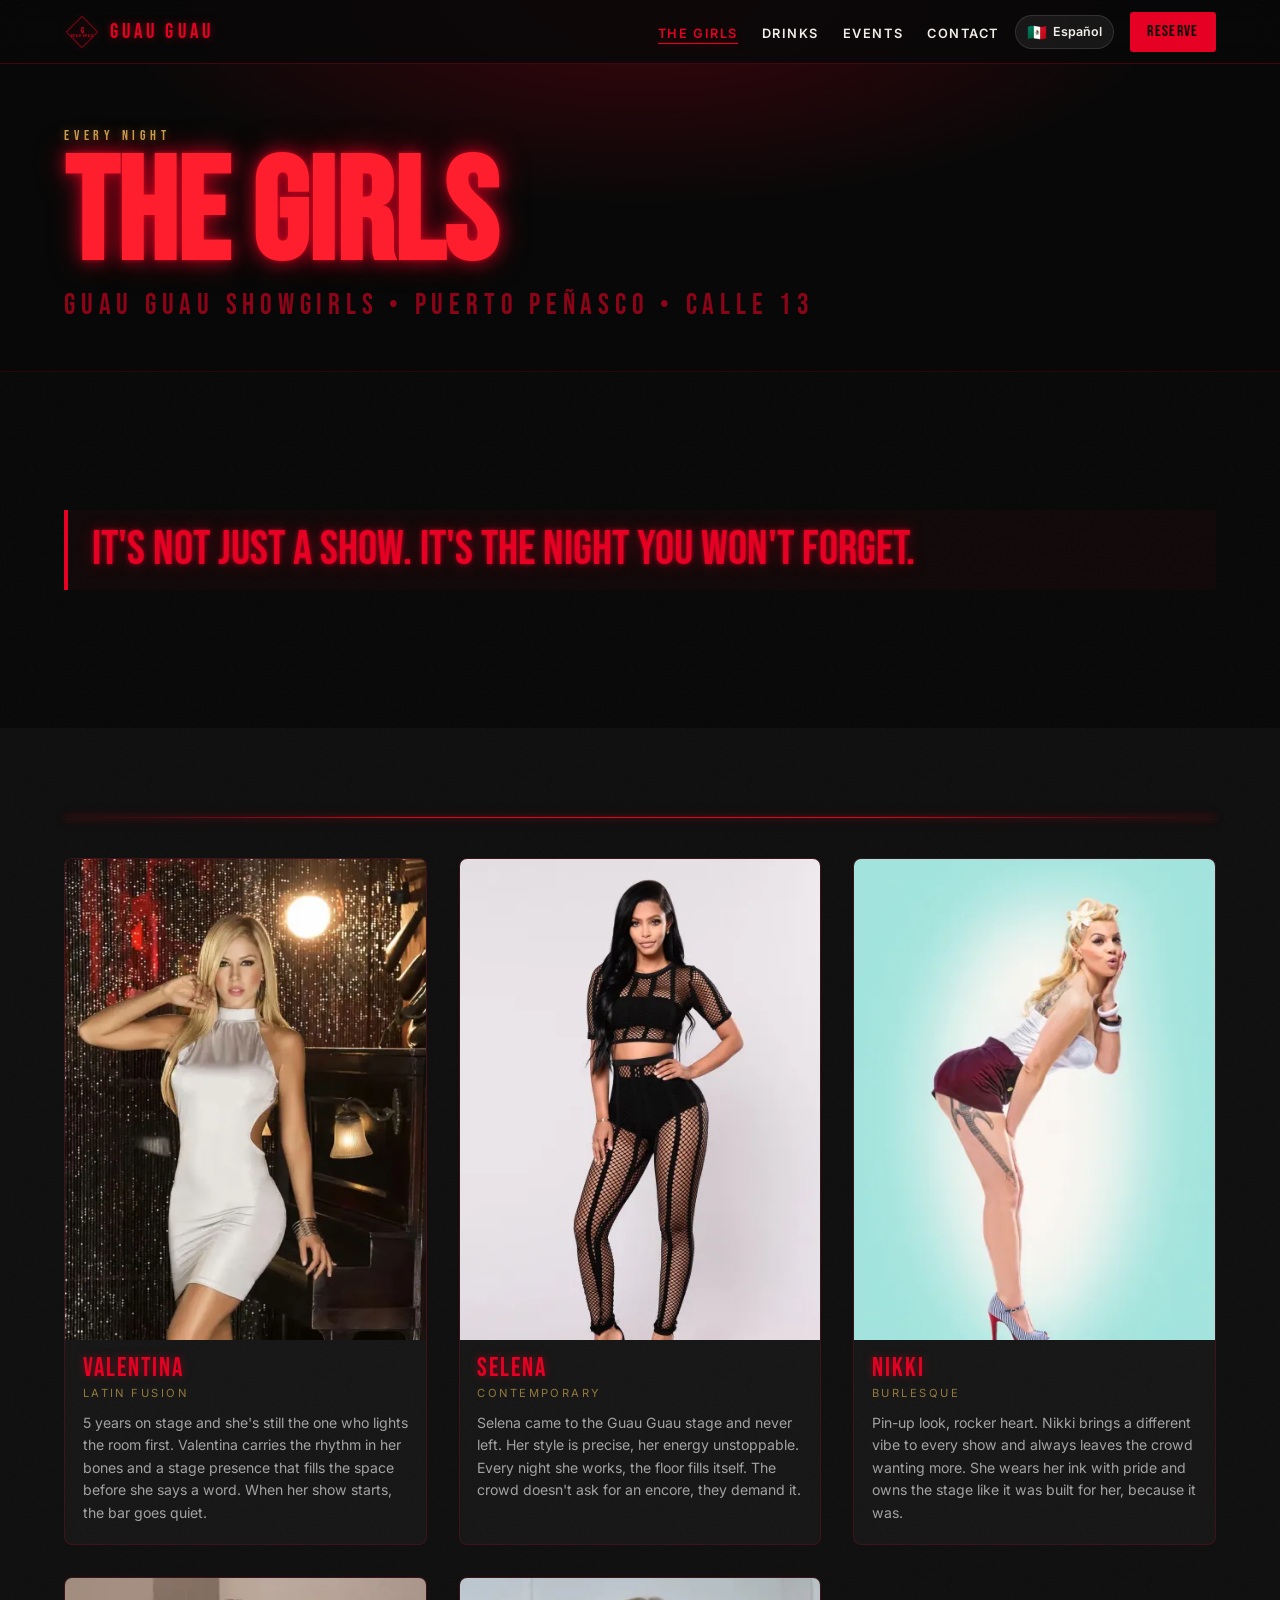
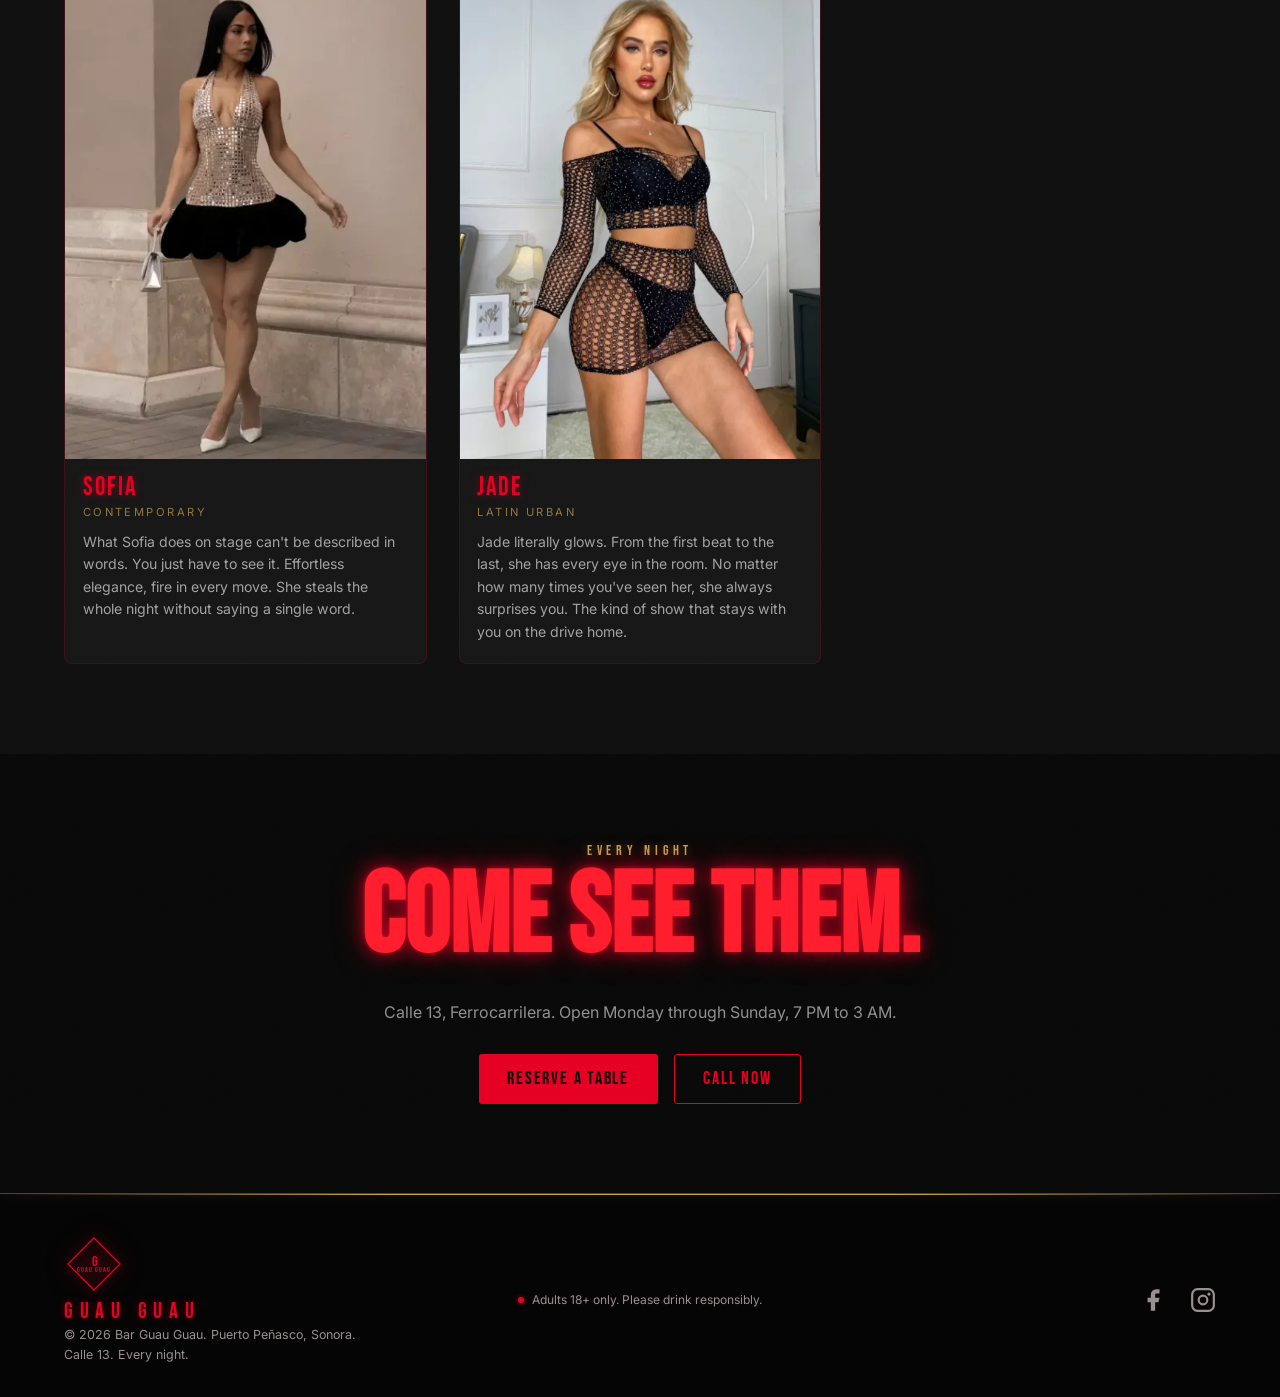
<file: chicas.html>
<!DOCTYPE html>
<html lang="es" translate="no">
<head>
  <meta charset="UTF-8" />
  <meta name="google" content="notranslate">
  <meta name="viewport" content="width=device-width, initial-scale=1.0" />

  <title>Las Chicas | Guau Guau Showgirls | Puerto Pe&ntilde;asco</title>
  <meta name="description" content="Las bailarinas de Guau Guau Showgirls en Puerto Pe&ntilde;asco. Espect&aacute;culos en vivo todas las noches. Calle 13, Ferrocarrilera." />

  <meta property="og:type" content="website" />
  <meta property="og:url" content="https://neonframewebdev.github.io/bar-guau-guau/chicas.html" />
  <meta property="og:title" content="Las Chicas | Guau Guau Showgirls" />
  <meta property="og:image" content="https://neonframewebdev.github.io/bar-guau-guau/assets/og-card.jpg" />
  <meta property="og:description" content="Las bailarinas de Guau Guau. Espect&aacute;culos en vivo todas las noches en Calle 13, Puerto Pe&ntilde;asco." />
  <meta property="og:locale" content="es_MX" />
  <meta property="og:locale:alternate" content="en_US" />

  <meta name="twitter:card" content="summary_large_image" />
  <meta name="twitter:title" content="Las Chicas | Guau Guau Showgirls" />
  <meta name="twitter:description" content="Espect&aacute;culos en vivo cada noche. Calle 13, Puerto Pe&ntilde;asco." />
  <meta name="twitter:image" content="https://neonframewebdev.github.io/bar-guau-guau/assets/og-card.jpg" />

  <link rel="alternate" hreflang="es" href="https://neonframewebdev.github.io/bar-guau-guau/chicas.html" />
  <link rel="alternate" hreflang="en" href="https://neonframewebdev.github.io/bar-guau-guau/chicas.html" />
  <link rel="alternate" hreflang="x-default" href="https://neonframewebdev.github.io/bar-guau-guau/chicas.html" />
  <link rel="canonical" href="https://neonframewebdev.github.io/bar-guau-guau/chicas.html" />
  <script type="application/ld+json">
  {"@context":"https://schema.org","@type":"BreadcrumbList","itemListElement":[
    {"@type":"ListItem","position":1,"name":"Inicio","item":"https://neonframewebdev.github.io/bar-guau-guau/"},
    {"@type":"ListItem","position":2,"name":"Las Chicas","item":"https://neonframewebdev.github.io/bar-guau-guau/chicas.html"}
  ]}
  </script>
  <meta name="theme-color" content="#0A0A0A" />

  <link rel="icon" type="image/svg+xml" href="assets/favicon.svg" />

  <link rel="preconnect" href="https://fonts.googleapis.com" />
  <link rel="preconnect" href="https://fonts.gstatic.com" crossorigin />
  <link rel="preload" as="style" href="https://fonts.googleapis.com/css2?family=Bebas+Neue&family=Inter:wght@400;600&display=swap" />
  <link rel="stylesheet" href="https://fonts.googleapis.com/css2?family=Bebas+Neue&family=Inter:wght@400;600&display=swap" media="print" onload="this.media='all'" />
  <noscript><link rel="stylesheet" href="https://fonts.googleapis.com/css2?family=Bebas+Neue&family=Inter:wght@400;600&display=swap" /></noscript>

  <link rel="stylesheet" href="css/style.css" />
</head>
<body>

  <!-- ── Nav ──────────────────────────────────────────────────── -->
  <nav role="navigation" aria-label="Navegaci&oacute;n principal">
    <a href="index.html" class="nav-logo" aria-label="Guau Guau inicio">
      <svg class="nav-logo-svg" viewBox="0 0 120 120" fill="none" xmlns="http://www.w3.org/2000/svg" aria-hidden="true">
        <polygon points="60,8 112,60 60,112 8,60" stroke="#E60023" stroke-width="2.5" fill="none"/>
        <text x="60" y="54" font-family="'Bebas Neue', sans-serif" font-size="28" fill="#E60023" text-anchor="middle" dominant-baseline="middle">G</text>
        <text x="60" y="72" font-family="'Bebas Neue', sans-serif" font-size="13" fill="#E60023" text-anchor="middle" dominant-baseline="middle" letter-spacing="2">GUAU GUAU</text>
      </svg>
      <span class="nav-wordmark">GUAU GUAU</span>
    </a>

    <div class="nav-right">
      <ul class="nav-links" role="list">
        <li><a href="chicas.html" class="active" data-es="Las Chicas" data-en="The Girls">Las Chicas</a></li>
        <li><a href="bebidas.html" data-es="Bebidas" data-en="Drinks">Bebidas</a></li>
        <li><a href="eventos.html" data-es="Eventos" data-en="Events">Eventos</a></li>
        <li><a href="visita.html" data-es="Contacto" data-en="Contact">Contacto</a></li>
      </ul>

      <button class="lang-toggle" aria-label="Switch to English" type="button">
        <span class="lt-flag">&#x1F1FA;&#x1F1F8;</span>
        <span class="lt-label">English</span>
      </button>

      <a href="visita.html" class="nav-cta"
         data-es="Reservar" data-en="Reserve">Reservar</a>

      <button class="nav-hamburger" aria-label="Abrir men&uacute;" aria-expanded="false" aria-controls="nav-drawer" type="button">
        <span></span>
        <span></span>
        <span></span>
      </button>
    </div>
  </nav>

  <div id="nav-drawer" class="nav-drawer" role="navigation" aria-label="Men&uacute; m&oacute;vil">
    <ul>
      <li><a href="chicas.html" data-es="Las Chicas" data-en="The Girls">Las Chicas</a></li>
      <li><a href="bebidas.html" data-es="Bebidas" data-en="Drinks">Bebidas</a></li>
      <li><a href="eventos.html" data-es="Eventos" data-en="Events">Eventos</a></li>
      <li><a href="visita.html" data-es="Contacto" data-en="Contact">Contacto</a></li>
    </ul>
    <a href="visita.html" class="drawer-cta"
       data-es="Reservar mesa" data-en="Reserve a table">Reservar mesa</a>
  </div>

  <!-- ── Subpage hero ──────────────────────────────────────────── -->
  <div class="subpage-hero">
    <span class="eyebrow"
          data-es="CADA NOCHE" data-en="EVERY NIGHT">CADA NOCHE</span>
    <h1 data-es="LAS CHICAS" data-en="THE GIRLS">LAS CHICAS</h1>
    <p class="subpage-hero-sub"
       data-es="Guau Guau Showgirls &bull; Puerto Pe&ntilde;asco &bull; Calle 13"
       data-en="Guau Guau Showgirls &bull; Puerto Pe&ntilde;asco &bull; Calle 13">
      Guau Guau Showgirls &bull; Puerto Pe&ntilde;asco &bull; Calle 13
    </p>
  </div>

  <!-- ── Intro ─────────────────────────────────────────────────── -->
  <section class="section-wrap section-bg-dark" aria-label="Intro">
    <p class="pull-quote reveal"
       data-es="No es solo un show. Es la noche que no vas a olvidar."
       data-en="It&apos;s not just a show. It&apos;s the night you won&apos;t forget.">
      No es solo un show. Es la noche que no vas a olvidar.
    </p>
  </section>

  <!-- ── Dancer profiles ───────────────────────────────────────── -->
  <section class="section-wrap section-bg-alt" aria-label="Las bailarinas">
    <span class="neon-divider reveal" aria-hidden="true"></span>
    <div class="chicas-grid">

      <article class="chica-card reveal">
        <div class="chica-photo-wrap">
          <img src="assets/clean/dancer-valentina.webp" alt="Valentina" loading="lazy" />
        </div>
        <div class="chica-info">
          <p class="chica-name">Valentina</p>
          <p class="chica-specialty"
             data-es="Latin Fusion" data-en="Latin Fusion">Latin Fusion</p>
          <p class="chica-bio"
             data-es="5 a&ntilde;os en el escenario y todav&iacute;a es la primera en encender la noche. Valentina tiene el ritmo en los huesos y una presencia que llena el cuarto antes de que diga una palabra. Cuando empieza su show, la barra se detiene."
             data-en="5 years on stage and she&apos;s still the one who lights the room first. Valentina carries the rhythm in her bones and a stage presence that fills the space before she says a word. When her show starts, the bar goes quiet.">
            5 a&ntilde;os en el escenario y todav&iacute;a es la primera en encender la noche. Valentina tiene el ritmo en los huesos y una presencia que llena el cuarto antes de que diga una palabra. Cuando empieza su show, la barra se detiene.
          </p>
        </div>
      </article>

      <article class="chica-card reveal">
        <div class="chica-photo-wrap">
          <img src="assets/clean/dancer-selena.webp" alt="Selena" loading="lazy" />
        </div>
        <div class="chica-info">
          <p class="chica-name">Selena</p>
          <p class="chica-specialty"
             data-es="Contemporary" data-en="Contemporary">Contemporary</p>
          <p class="chica-bio"
             data-es="Selena lleg&oacute; al escenario de Guau Guau y nunca se fue. Su estilo es preciso, su energ&iacute;a imparable. Cada noche que trabaja, la pista se llena sola. El p&uacute;blico no le pide un bis, se lo exige."
             data-en="Selena came to the Guau Guau stage and never left. Her style is precise, her energy unstoppable. Every night she works, the floor fills itself. The crowd doesn&apos;t ask for an encore, they demand it.">
            Selena lleg&oacute; al escenario de Guau Guau y nunca se fue. Su estilo es preciso, su energ&iacute;a imparable. Cada noche que trabaja, la pista se llena sola. El p&uacute;blico no le pide un bis, se lo exige.
          </p>
        </div>
      </article>

      <article class="chica-card reveal">
        <div class="chica-photo-wrap">
          <img src="assets/clean/dancer-nikki.webp" alt="Nikki" loading="lazy" />
        </div>
        <div class="chica-info">
          <p class="chica-name">Nikki</p>
          <p class="chica-specialty"
             data-es="Burlesque" data-en="Burlesque">Burlesque</p>
          <p class="chica-bio"
             data-es="Est&eacute;tica pin-up, coraz&oacute;n rockero. Nikki trae una vibra diferente a cada show y siempre deja a la gente pidiendo m&aacute;s. Lleva los tatuajes con orgullo y el escenario como si fuera suyo porque lo es."
             data-en="Pin-up look, rocker heart. Nikki brings a different vibe to every show and always leaves the crowd wanting more. She wears her ink with pride and owns the stage like it was built for her, because it was.">
            Est&eacute;tica pin-up, coraz&oacute;n rockero. Nikki trae una vibra diferente a cada show y siempre deja a la gente pidiendo m&aacute;s. Lleva los tatuajes con orgullo y el escenario como si fuera suyo porque lo es.
          </p>
        </div>
      </article>

      <article class="chica-card reveal">
        <div class="chica-photo-wrap">
          <img src="assets/clean/dancer-sofia.webp" alt="Sofia" loading="lazy" />
        </div>
        <div class="chica-info">
          <p class="chica-name">Sofia</p>
          <p class="chica-specialty"
             data-es="Contemporary" data-en="Contemporary">Contemporary</p>
          <p class="chica-bio"
             data-es="Lo que hace Sofia en el escenario no se puede describir con palabras. Solo tienes que verlo. Elegancia sin esfuerzo, fuego en cada movimiento. La que roba la noche sin decir una sola palabra."
             data-en="What Sofia does on stage can&apos;t be described in words. You just have to see it. Effortless elegance, fire in every move. She steals the whole night without saying a single word.">
            Lo que hace Sofia en el escenario no se puede describir con palabras. Solo tienes que verlo. Elegancia sin esfuerzo, fuego en cada movimiento. La que roba la noche sin decir una sola palabra.
          </p>
        </div>
      </article>

      <article class="chica-card reveal">
        <div class="chica-photo-wrap">
          <img src="assets/clean/dancer-jade.webp" alt="Jade" loading="lazy" />
        </div>
        <div class="chica-info">
          <p class="chica-name">Jade</p>
          <p class="chica-specialty"
             data-es="Latin Urban" data-en="Latin Urban">Latin Urban</p>
          <p class="chica-bio"
             data-es="Jade brilla literalmente. Desde el primer comp&aacute;s hasta el &uacute;ltimo, tiene los ojos de toda la sala. No importa cu&aacute;ntas veces la hayas visto, siempre te sorprende. Es el tipo de show que se queda contigo de camino a casa."
             data-en="Jade literally glows. From the first beat to the last, she has every eye in the room. No matter how many times you&apos;ve seen her, she always surprises you. The kind of show that stays with you on the drive home.">
            Jade brilla literalmente. Desde el primer comp&aacute;s hasta el &uacute;ltimo, tiene los ojos de toda la sala. No importa cu&aacute;ntas veces la hayas visto, siempre te sorprende. Es el tipo de show que se queda contigo de camino a casa.
          </p>
        </div>
      </article>

    </div>
  </section>

  <!-- ── CTA ───────────────────────────────────────────────────── -->
  <section class="section-wrap section-bg-dark" aria-label="Reservar">
    <div style="text-align:center;">
      <span class="eyebrow reveal"
            data-es="TODAS LAS NOCHES" data-en="EVERY NIGHT">TODAS LAS NOCHES</span>
      <h2 class="section-title red reveal"
          data-es="Ven a verlas."
          data-en="Come see them.">Ven a verlas.</h2>
      <p style="color:rgba(255,255,255,0.55); margin-bottom:2rem; font-size:1rem;"
         data-es="Calle 13, Ferrocarrilera. Abierto lunes a domingo, 7 PM a 3 AM."
         data-en="Calle 13, Ferrocarrilera. Open Monday through Sunday, 7 PM to 3 AM.">
        Calle 13, Ferrocarrilera. Abierto lunes a domingo, 7 PM a 3 AM.
      </p>
      <div style="display:flex; gap:1rem; justify-content:center; flex-wrap:wrap;">
        <a href="visita.html" class="btn-primary"
           data-es="Reservar mesa" data-en="Reserve a table">Reservar mesa</a>
        <a href="tel:+526121371790" class="btn-ghost"
           data-es="Llamar ahora" data-en="Call now">Llamar ahora</a>
      </div>
    </div>
  </section>

  <!-- ── Footer ────────────────────────────────────────────────── -->
  <footer>
    <div class="footer-left">
      <svg class="footer-diamond-mark" viewBox="0 0 120 120" fill="none" xmlns="http://www.w3.org/2000/svg" aria-hidden="true">
        <polygon points="60,8 112,60 60,112 8,60" stroke="#E60023" stroke-width="2.5" fill="none"/>
        <text x="60" y="54" font-family="'Bebas Neue', sans-serif" font-size="28" fill="#E60023" text-anchor="middle" dominant-baseline="middle">G</text>
        <text x="60" y="72" font-family="'Bebas Neue', sans-serif" font-size="13" fill="#E60023" text-anchor="middle" dominant-baseline="middle" letter-spacing="2">GUAU GUAU</text>
      </svg>
      <p class="footer-brand">GUAU GUAU</p>
      <p class="footer-copy">
        &copy; <span class="copyright-year"></span> Bar Guau Guau. Puerto Pe&ntilde;asco, Sonora.<br />
        <span data-es="Calle 13. Todas las noches." data-en="Calle 13. Every night.">Calle 13. Todas las noches.</span>
      </p>
    </div>
    <div class="footer-center">
      <p class="footer-disclaimer">
        <span class="footer-disclaimer-dot" aria-hidden="true"></span>
        <span data-es="Solo mayores de 18 a&ntilde;os. Consumo responsable de alcohol."
              data-en="Adults 18+ only. Please drink responsibly.">
          Solo mayores de 18 a&ntilde;os. Consumo responsable de alcohol.
        </span>
      </p>
    </div>
    <div class="footer-right">
      <div class="footer-socials">
        <a href="https://www.facebook.com/p/Guau-Guau-Showgirls-Puerto-Pe%C3%B1asco-100063551051565/" target="_blank" rel="noopener noreferrer" class="footer-social-link" aria-label="Facebook Guau Guau Showgirls" title="Facebook">
          <svg viewBox="0 0 24 24" xmlns="http://www.w3.org/2000/svg" aria-hidden="true">
            <path d="M18 2h-3a5 5 0 0 0-5 5v3H7v4h3v8h4v-8h3l1-4h-4V7a1 1 0 0 1 1-1h3z"/>
          </svg>
        </a>
        <a href="https://www.instagram.com/explore/locations/267873026/guau-guau-showgirls-puerto-penasco/" target="_blank" rel="noopener noreferrer" class="footer-social-link" aria-label="Instagram Guau Guau Showgirls" title="Instagram">
          <svg viewBox="0 0 24 24" xmlns="http://www.w3.org/2000/svg" aria-hidden="true">
            <rect x="2" y="2" width="20" height="20" rx="5" ry="5" fill="none" stroke="currentColor" stroke-width="2"/>
            <circle cx="12" cy="12" r="4" fill="none" stroke="currentColor" stroke-width="2"/>
            <circle cx="17.5" cy="6.5" r="1.5"/>
          </svg>
        </a>
      </div>
    </div>
  </footer>

  <div class="contact-dock" aria-label="Contacto rapido">
    <a href="tel:+526121371790" class="contact-dock-btn contact-dock-call" aria-label="Llamar a Bar Guau Guau">
      <svg viewBox="0 0 24 24" fill="none" stroke="currentColor" stroke-width="2" stroke-linecap="round" stroke-linejoin="round" aria-hidden="true"><path d="M22 16.92v3a2 2 0 0 1-2.18 2 19.79 19.79 0 0 1-8.63-3.07A19.5 19.5 0 0 1 4.36 12a19.79 19.79 0 0 1-3.07-8.67A2 2 0 0 1 3.11 2h3a2 2 0 0 1 2 1.72c.127.96.361 1.903.7 2.81a2 2 0 0 1-.45 2.11L7.91 9.91a16 16 0 0 0 6.08 6.08l1.27-1.35a2 2 0 0 1 2.11-.45c.907.339 1.85.573 2.81.7A2 2 0 0 1 22 16.92z"/></svg>
      <span data-es="Llamar" data-en="Call">Llamar</span>
    </a>
    <a href="https://www.facebook.com/p/Guau-Guau-Showgirls-Puerto-Pe%C3%B1asco-100063551051565/" target="_blank" rel="noopener noreferrer" class="contact-dock-btn contact-dock-fb" aria-label="Mensaje por Facebook">
      <svg viewBox="0 0 24 24" fill="currentColor" aria-hidden="true"><path d="M18 2h-3a5 5 0 0 0-5 5v3H7v4h3v8h4v-8h3l1-4h-4V7a1 1 0 0 1 1-1h3z"/></svg>
      <span data-es="Facebook" data-en="Facebook">Facebook</span>
    </a>
  </div>

  <script src="js/i18n.js" defer></script>
  <script src="js/main.js" defer></script>
</body>
</html>
</file>
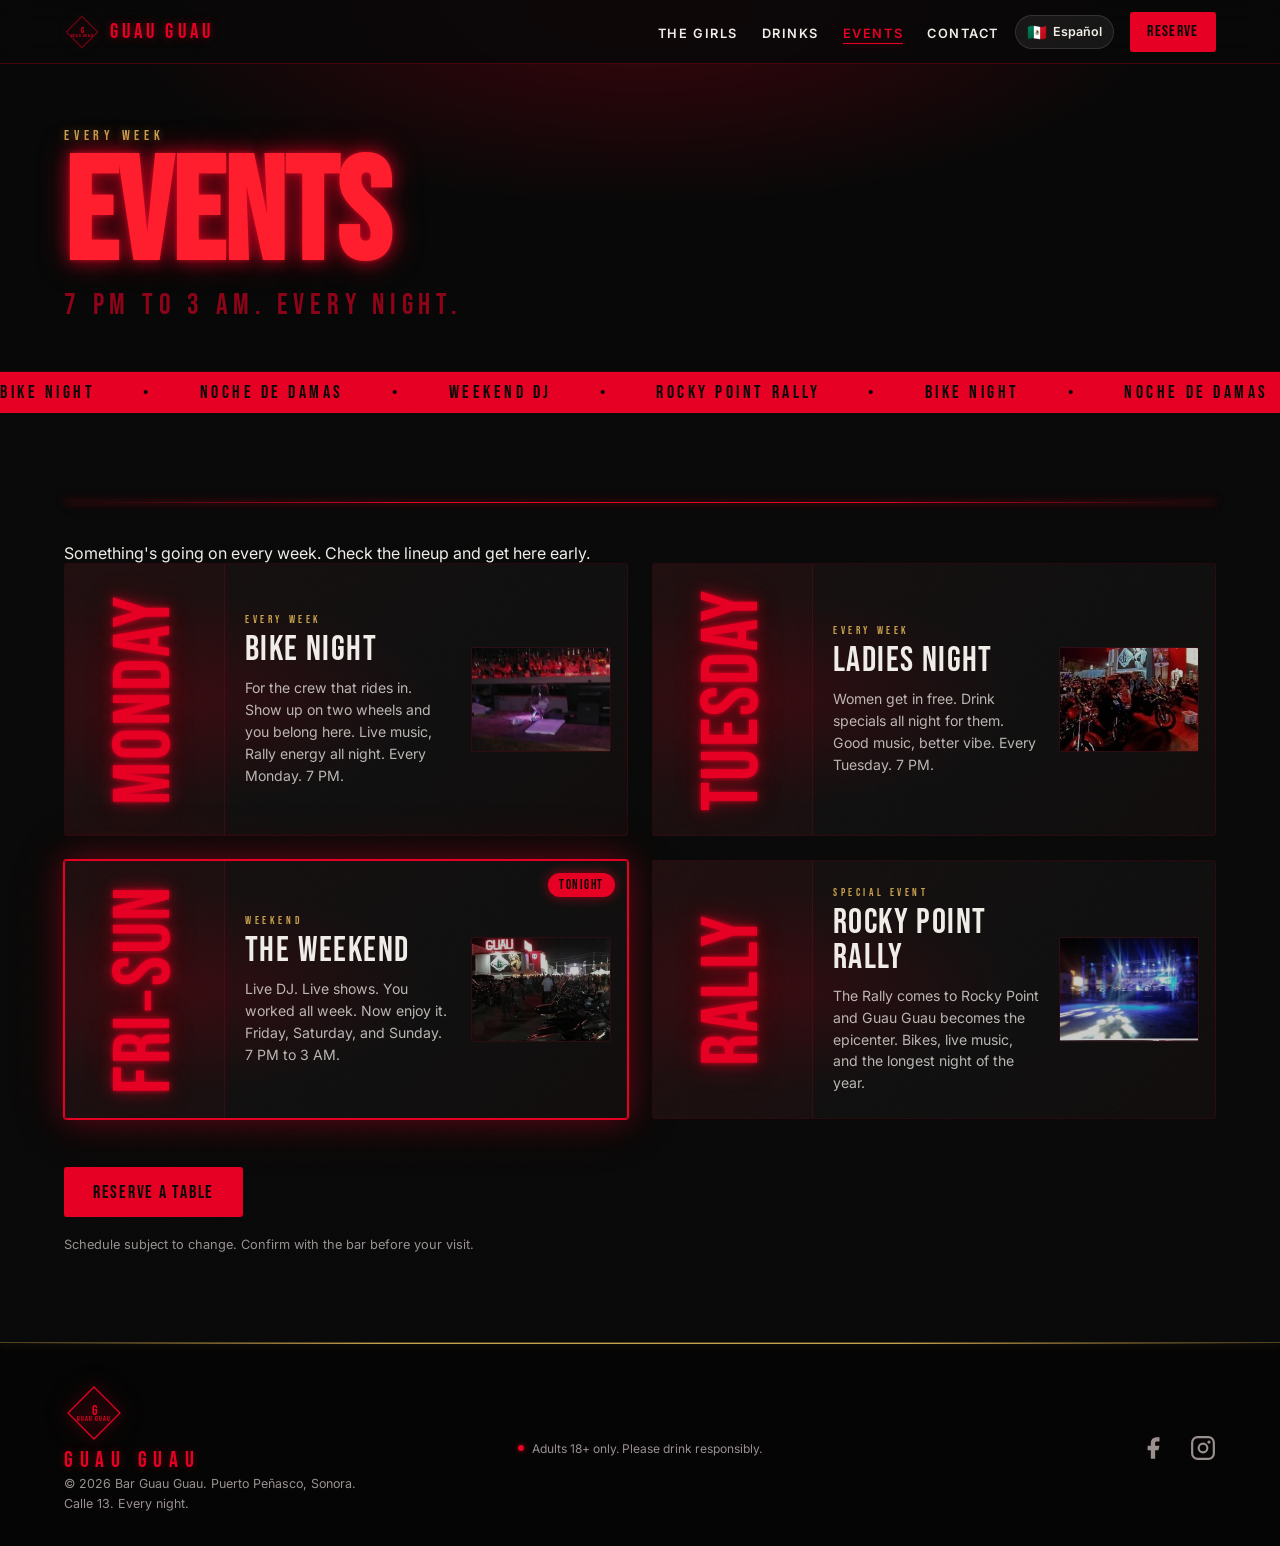
<file: eventos.html>
<!DOCTYPE html>
<html lang="es" translate="no">
<head>
  <meta charset="UTF-8" />
  <meta name="google" content="notranslate">
  <meta name="viewport" content="width=device-width, initial-scale=1.0" />

  <title>Eventos | Bar Guau Guau | Puerto Pe&ntilde;asco</title>
  <meta name="description" content="Bike Night los lunes, Noche de Damas los martes, DJ en vivo los fines de semana. Bar Guau Guau, Puerto Pe&ntilde;asco, Sonora." />

  <meta property="og:type" content="website" />
  <meta property="og:url" content="https://neonframewebdev.github.io/bar-guau-guau/eventos.html" />
  <meta property="og:title" content="Eventos | Bar Guau Guau" />
  <meta property="og:image" content="https://neonframewebdev.github.io/bar-guau-guau/assets/og-card.jpg" />
  <meta property="og:description" content="Bike Night los lunes, Noche de Damas los martes, DJ en vivo los fines de semana. Bar Guau Guau, Puerto Pe&ntilde;asco." />
  <meta property="og:locale" content="es_MX" />
  <meta property="og:locale:alternate" content="en_US" />

  <meta name="twitter:card" content="summary_large_image" />
  <meta name="twitter:title" content="Eventos | Bar Guau Guau" />
  <meta name="twitter:description" content="Bike Night, Noche de Damas, DJ los fines de semana. Algo pasa cada noche." />
  <meta name="twitter:image" content="https://neonframewebdev.github.io/bar-guau-guau/assets/og-card.jpg" />

  <link rel="alternate" hreflang="es" href="https://neonframewebdev.github.io/bar-guau-guau/eventos.html" />
  <link rel="alternate" hreflang="en" href="https://neonframewebdev.github.io/bar-guau-guau/eventos.html" />
  <link rel="alternate" hreflang="x-default" href="https://neonframewebdev.github.io/bar-guau-guau/eventos.html" />
  <link rel="canonical" href="https://neonframewebdev.github.io/bar-guau-guau/eventos.html" />
  <script type="application/ld+json">
  {"@context":"https://schema.org","@type":"BreadcrumbList","itemListElement":[
    {"@type":"ListItem","position":1,"name":"Inicio","item":"https://neonframewebdev.github.io/bar-guau-guau/"},
    {"@type":"ListItem","position":2,"name":"Eventos","item":"https://neonframewebdev.github.io/bar-guau-guau/eventos.html"}
  ]}
  </script>
  <meta name="theme-color" content="#0A0A0A" />

  <link rel="icon" type="image/svg+xml" href="assets/favicon.svg" />

  <link rel="preconnect" href="https://fonts.googleapis.com" />
  <link rel="preconnect" href="https://fonts.gstatic.com" crossorigin />
  <link rel="preload" as="style" href="https://fonts.googleapis.com/css2?family=Bebas+Neue&family=Inter:wght@400;600&display=swap" />
  <link rel="stylesheet" href="https://fonts.googleapis.com/css2?family=Bebas+Neue&family=Inter:wght@400;600&display=swap" media="print" onload="this.media='all'" />
  <noscript><link rel="stylesheet" href="https://fonts.googleapis.com/css2?family=Bebas+Neue&family=Inter:wght@400;600&display=swap" /></noscript>

  <link rel="stylesheet" href="css/style.css" />
</head>
<body>

  <!-- ── Nav ──────────────────────────────────────────────────── -->
  <nav role="navigation" aria-label="Navegaci&oacute;n principal">
    <a href="index.html" class="nav-logo" aria-label="Bar Guau Guau inicio">
      <svg class="nav-logo-svg" viewBox="0 0 120 120" fill="none" xmlns="http://www.w3.org/2000/svg" aria-hidden="true">
        <polygon points="60,8 112,60 60,112 8,60" stroke="#E60023" stroke-width="2.5" fill="none"/>
        <text x="60" y="54" font-family="'Bebas Neue', sans-serif" font-size="28" fill="#E60023" text-anchor="middle" dominant-baseline="middle">G</text>
        <text x="60" y="72" font-family="'Bebas Neue', sans-serif" font-size="13" fill="#E60023" text-anchor="middle" dominant-baseline="middle" letter-spacing="2">GUAU GUAU</text>
      </svg>
      <span class="nav-wordmark">GUAU GUAU</span>
    </a>

    <div class="nav-right">
      <ul class="nav-links" role="list">
        <li><a href="chicas.html" data-es="Las Chicas" data-en="The Girls">Las Chicas</a></li>
        <li><a href="bebidas.html" data-es="Bebidas" data-en="Drinks">Bebidas</a></li>
        <li><a href="eventos.html" class="active" data-es="Eventos" data-en="Events">Eventos</a></li>
        <li><a href="visita.html" data-es="Contacto" data-en="Contact">Contacto</a></li>
      </ul>

      <button class="lang-toggle" aria-label="Switch to English" type="button">
        <span class="lt-flag">&#x1F1FA;&#x1F1F8;</span>
        <span class="lt-label">English</span>
      </button>

      <a href="visita.html" class="nav-cta"
         data-es="Reservar" data-en="Reserve">Reservar</a>

      <button class="nav-hamburger" aria-label="Abrir men&uacute;" aria-expanded="false" aria-controls="nav-drawer" type="button">
        <span></span>
        <span></span>
        <span></span>
      </button>
    </div>
  </nav>

  <div id="nav-drawer" class="nav-drawer" role="navigation" aria-label="Men&uacute; m&oacute;vil">
    <ul>
      <li><a href="chicas.html" data-es="Las Chicas" data-en="The Girls">Las Chicas</a></li>
      <li><a href="bebidas.html" data-es="Bebidas" data-en="Drinks">Bebidas</a></li>
      <li><a href="eventos.html" data-es="Eventos" data-en="Events">Eventos</a></li>
      <li><a href="visita.html" data-es="Contacto" data-en="Contact">Contacto</a></li>
    </ul>
    <a href="visita.html" class="drawer-cta"
       data-es="Reservar mesa" data-en="Reserve a table">Reservar mesa</a>
  </div>

  <!-- ── HUGE subpage hero ─────────────────────────────────────── -->
  <div class="subpage-hero">
    <span class="eyebrow"
          data-es="CADA SEMANA" data-en="EVERY WEEK">CADA SEMANA</span>
    <h1 data-es="EVENTOS" data-en="EVENTS">EVENTOS</h1>
    <p class="subpage-hero-sub"
       data-es="7 PM hasta las 3 AM. Todas las noches."
       data-en="7 PM to 3 AM. Every night.">
      7 PM hasta las 3 AM. Todas las noches.
    </p>
  </div>

  <!-- ── Marquee text strip ─────────────────────────────────────── -->
  <div class="eventos-marquee-wrap" aria-hidden="true">
    <div class="eventos-marquee">
      <span>BIKE NIGHT</span>
      <span>&bull;</span>
      <span>NOCHE DE DAMAS</span>
      <span>&bull;</span>
      <span>WEEKEND DJ</span>
      <span>&bull;</span>
      <span>ROCKY POINT RALLY</span>
      <span>&bull;</span>
      <span>BIKE NIGHT</span>
      <span>&bull;</span>
      <span>NOCHE DE DAMAS</span>
      <span>&bull;</span>
      <span>WEEKEND DJ</span>
      <span>&bull;</span>
      <span>ROCKY POINT RALLY</span>
      <span>&bull;</span>
    </div>
  </div>

  <!-- ── Events section ───────────────────────────────────────── -->
  <section id="eventos" class="section-wrap section-bg-dark eventos-section" aria-label="Eventos semanales">
    <span class="neon-divider reveal" aria-hidden="true"></span>

    <p class="eventos-intro reveal"
       data-es="Algo pasa aqu&iacute; cada semana. Checa el calendario y llega a tiempo."
       data-en="Something&apos;s going on every week. Check the lineup and get here early.">
      Algo pasa aqu&iacute; cada semana. Checa el calendario y llega a tiempo.
    </p>

    <div class="eventos-grid stagger-parent">

      <!-- Bike Night (Lunes / Monday) -->
      <div class="event-card-full stagger-child reveal" data-day="monday">
        <span class="tonight-pill"
              data-es="ESTA NOCHE" data-en="TONIGHT">ESTA NOCHE</span>
        <div class="event-card-day-col" aria-hidden="true">
          <p class="event-card-day"
             data-es="LUNES" data-en="MONDAY">LUNES</p>
        </div>
        <div class="event-card-body">
          <span class="event-card-eyebrow"
                data-es="CADA SEMANA" data-en="EVERY WEEK">CADA SEMANA</span>
          <p class="event-card-name"
             data-es="Bike Night" data-en="Bike Night">Bike Night</p>
          <p class="event-card-desc"
             data-es="Para la banda sobre dos ruedas. Llega en moto, recibe la bienvenida. M&uacute;sica en vivo, ambiente de Rally toda la noche. Todos los lunes. 7 PM."
             data-en="For the crew that rides in. Show up on two wheels and you belong here. Live music, Rally energy all night. Every Monday. 7 PM.">
            Para la banda sobre dos ruedas. Llega en moto, recibe la bienvenida. M&uacute;sica en vivo, ambiente de Rally toda la noche. Todos los lunes. 7 PM.
          </p>
        </div>
        <div class="event-card-thumb-wrap">
          <img class="event-card-thumb"
               src="assets/clean/bar_counter_red.jpg"
               alt=""
               aria-hidden="true"
               loading="lazy" />
        </div>
      </div>

      <!-- Noche de Damas (Martes / Tuesday) -->
      <div class="event-card-full stagger-child reveal" data-day="tuesday">
        <span class="tonight-pill"
              data-es="ESTA NOCHE" data-en="TONIGHT">ESTA NOCHE</span>
        <div class="event-card-day-col" aria-hidden="true">
          <p class="event-card-day"
             data-es="MARTES" data-en="TUESDAY">MARTES</p>
        </div>
        <div class="event-card-body">
          <span class="event-card-eyebrow"
                data-es="CADA SEMANA" data-en="EVERY WEEK">CADA SEMANA</span>
          <p class="event-card-name"
             data-es="Noche de Damas" data-en="Ladies Night">Noche de Damas</p>
          <p class="event-card-desc"
             data-es="Las chicas entran sin costo. Tragos especiales para ellas toda la noche. Buena m&uacute;sica, mejor ambiente. Todos los martes. 7 PM."
             data-en="Women get in free. Drink specials all night for them. Good music, better vibe. Every Tuesday. 7 PM.">
            Las chicas entran sin costo. Tragos especiales para ellas toda la noche. Buena m&uacute;sica, mejor ambiente. Todos los martes. 7 PM.
          </p>
        </div>
        <!-- Thumbnail: sign_crowd_red 213x271 native. Displayed at 120px wide = 0.56x native. Sharp. -->
        <div class="event-card-thumb-wrap">
          <img class="event-card-thumb"
               src="assets/clean/sign_crowd_red.jpg"
               alt=""
               aria-hidden="true"
               loading="lazy" />
        </div>
      </div>

      <!-- El Fin (Viernes a Domingo) -->
      <div class="event-card-full stagger-child reveal" data-day="friday">
        <span class="tonight-pill"
              data-es="ESTA NOCHE" data-en="TONIGHT">ESTA NOCHE</span>
        <div class="event-card-day-col" aria-hidden="true">
          <p class="event-card-day"
             data-es="VIE&#8209;DOM" data-en="FRI&#8209;SUN">VIE&#8209;DOM</p>
        </div>
        <div class="event-card-body">
          <span class="event-card-eyebrow"
                data-es="FIN DE SEMANA" data-en="WEEKEND">FIN DE SEMANA</span>
          <p class="event-card-name"
             data-es="El Fin" data-en="The Weekend">El Fin</p>
          <p class="event-card-desc"
             data-es="DJ en vivo. Espect&aacute;culos en vivo. La semana se pag&oacute;, ahora es tiempo de disfrutarla. Viernes, s&aacute;bado y domingo. 7 PM a 3 AM."
             data-en="Live DJ. Live shows. You worked all week. Now enjoy it. Friday, Saturday, and Sunday. 7 PM to 3 AM.">
            DJ en vivo. Espect&aacute;culos en vivo. La semana se pag&oacute;, ahora es tiempo de disfrutarla. Viernes, s&aacute;bado y domingo. 7 PM a 3 AM.
          </p>
        </div>
        <!-- Thumbnail: exterior_crowd_distant 234x310 native. Displayed at 120px wide = 0.51x native. Sharp. -->
        <div class="event-card-thumb-wrap">
          <img class="event-card-thumb"
               src="assets/clean/exterior_crowd_distant.jpg"
               alt=""
               aria-hidden="true"
               loading="lazy" />
        </div>
      </div>

      <!-- Rocky Point Rally -->
      <div class="event-card-full stagger-child reveal">
        <div class="event-card-day-col" aria-hidden="true">
          <p class="event-card-day"
             data-es="RALLY" data-en="RALLY">RALLY</p>
        </div>
        <div class="event-card-body">
          <span class="event-card-eyebrow"
                data-es="EVENTO ESPECIAL" data-en="SPECIAL EVENT">EVENTO ESPECIAL</span>
          <p class="event-card-name"
             data-es="Rocky Point Rally" data-en="Rocky Point Rally">Rocky Point Rally</p>
          <p class="event-card-desc"
             data-es="El rally llega a Pe&ntilde;asco y el Guau Guau se convierte en el epicentro. Motos, m&uacute;sica en vivo y la noche m&aacute;s larga del a&ntilde;o."
             data-en="The Rally comes to Rocky Point and Guau Guau becomes the epicenter. Bikes, live music, and the longest night of the year.">
            El rally llega a Pe&ntilde;asco y el Guau Guau se convierte en el epicentro. Motos, m&uacute;sica en vivo y la noche m&aacute;s larga del a&ntilde;o.
          </p>
        </div>
        <!-- Thumbnail: rally_stage 366x213 native. Displayed at 120px wide = 0.33x native. Sharp. -->
        <div class="event-card-thumb-wrap">
          <img class="event-card-thumb"
               src="assets/clean/rally_stage.jpg"
               alt=""
               aria-hidden="true"
               loading="lazy" />
        </div>
      </div>

    </div>

    <div class="reveal" style="margin-top:3rem;">
      <a href="visita.html" class="btn-primary"
         data-es="Reservar mesa" data-en="Reserve a table">Reservar mesa</a>
    </div>

    <p class="reveal" style="margin-top:1.25rem; font-size:0.8rem; color:var(--text-muted);"
       data-es="Programaci&oacute;n sujeta a cambios. Confirma con el bar antes de tu visita."
       data-en="Schedule subject to change. Confirm with the bar before your visit.">
      Programaci&oacute;n sujeta a cambios. Confirma con el bar antes de tu visita.
    </p>
  </section>

  <!-- ── Footer ────────────────────────────────────────────────── -->
  <footer>
    <div class="footer-left">
      <svg class="footer-diamond-mark" viewBox="0 0 120 120" fill="none" xmlns="http://www.w3.org/2000/svg" aria-hidden="true">
        <polygon points="60,8 112,60 60,112 8,60" stroke="#E60023" stroke-width="2.5" fill="none"/>
        <text x="60" y="54" font-family="'Bebas Neue', sans-serif" font-size="28" fill="#E60023" text-anchor="middle" dominant-baseline="middle">G</text>
        <text x="60" y="72" font-family="'Bebas Neue', sans-serif" font-size="13" fill="#E60023" text-anchor="middle" dominant-baseline="middle" letter-spacing="2">GUAU GUAU</text>
      </svg>
      <p class="footer-brand">GUAU GUAU</p>
      <p class="footer-copy">
        &copy; <span class="copyright-year"></span> Bar Guau Guau. Puerto Pe&ntilde;asco, Sonora.<br />
        <span data-es="Calle 13. Todas las noches." data-en="Calle 13. Every night.">Calle 13. Todas las noches.</span>
      </p>
    </div>
    <div class="footer-center">
      <p class="footer-disclaimer">
        <span class="footer-disclaimer-dot" aria-hidden="true"></span>
        <span data-es="Solo mayores de 18 a&ntilde;os. Consumo responsable de alcohol."
              data-en="Adults 18+ only. Please drink responsibly.">
          Solo mayores de 18 a&ntilde;os. Consumo responsable de alcohol.
        </span>
      </p>
    </div>
    <div class="footer-right">
      <div class="footer-socials">
        <a href="https://www.facebook.com/p/Guau-Guau-Showgirls-Puerto-Pe%C3%B1asco-100063551051565/" target="_blank" rel="noopener noreferrer" class="footer-social-link" aria-label="Facebook Guau Guau Showgirls" title="Facebook">
          <svg viewBox="0 0 24 24" xmlns="http://www.w3.org/2000/svg" aria-hidden="true">
            <path d="M18 2h-3a5 5 0 0 0-5 5v3H7v4h3v8h4v-8h3l1-4h-4V7a1 1 0 0 1 1-1h3z"/>
          </svg>
        </a>
        <a href="https://www.instagram.com/explore/locations/267873026/guau-guau-showgirls-puerto-penasco/" target="_blank" rel="noopener noreferrer" class="footer-social-link" aria-label="Instagram Guau Guau Showgirls" title="Instagram">
          <svg viewBox="0 0 24 24" xmlns="http://www.w3.org/2000/svg" aria-hidden="true">
            <rect x="2" y="2" width="20" height="20" rx="5" ry="5" fill="none" stroke="currentColor" stroke-width="2"/>
            <circle cx="12" cy="12" r="4" fill="none" stroke="currentColor" stroke-width="2"/>
            <circle cx="17.5" cy="6.5" r="1.5"/>
          </svg>
        </a>
      </div>
    </div>
  </footer>

  <div class="contact-dock" aria-label="Contacto rapido">
    <a href="tel:+526121371790" class="contact-dock-btn contact-dock-call" aria-label="Llamar a Bar Guau Guau">
      <svg viewBox="0 0 24 24" fill="none" stroke="currentColor" stroke-width="2" stroke-linecap="round" stroke-linejoin="round" aria-hidden="true"><path d="M22 16.92v3a2 2 0 0 1-2.18 2 19.79 19.79 0 0 1-8.63-3.07A19.5 19.5 0 0 1 4.36 12a19.79 19.79 0 0 1-3.07-8.67A2 2 0 0 1 3.11 2h3a2 2 0 0 1 2 1.72c.127.96.361 1.903.7 2.81a2 2 0 0 1-.45 2.11L7.91 9.91a16 16 0 0 0 6.08 6.08l1.27-1.35a2 2 0 0 1 2.11-.45c.907.339 1.85.573 2.81.7A2 2 0 0 1 22 16.92z"/></svg>
      <span data-es="Llamar" data-en="Call">Llamar</span>
    </a>
    <a href="https://www.facebook.com/p/Guau-Guau-Showgirls-Puerto-Pe%C3%B1asco-100063551051565/" target="_blank" rel="noopener noreferrer" class="contact-dock-btn contact-dock-fb" aria-label="Mensaje por Facebook">
      <svg viewBox="0 0 24 24" fill="currentColor" aria-hidden="true"><path d="M18 2h-3a5 5 0 0 0-5 5v3H7v4h3v8h4v-8h3l1-4h-4V7a1 1 0 0 1 1-1h3z"/></svg>
      <span data-es="Facebook" data-en="Facebook">Facebook</span>
    </a>
  </div>

  <script src="js/i18n.js" defer></script>
  <script src="js/main.js" defer></script>

  <script>
    // Wire saturday/sunday to also trigger the weekend card
    (function() {
      const now = new Date();
      const day = now.getDay();
      if (day === 6) { // Saturday
        const cards = document.querySelectorAll('.event-card-full[data-day="friday"]');
        cards.forEach(c => c.classList.add('tonight'));
      }
      if (day === 0) { // Sunday
        const cards = document.querySelectorAll('.event-card-full[data-day="friday"]');
        cards.forEach(c => c.classList.add('tonight'));
      }
    })();
  </script>
</body>
</html>
</file>
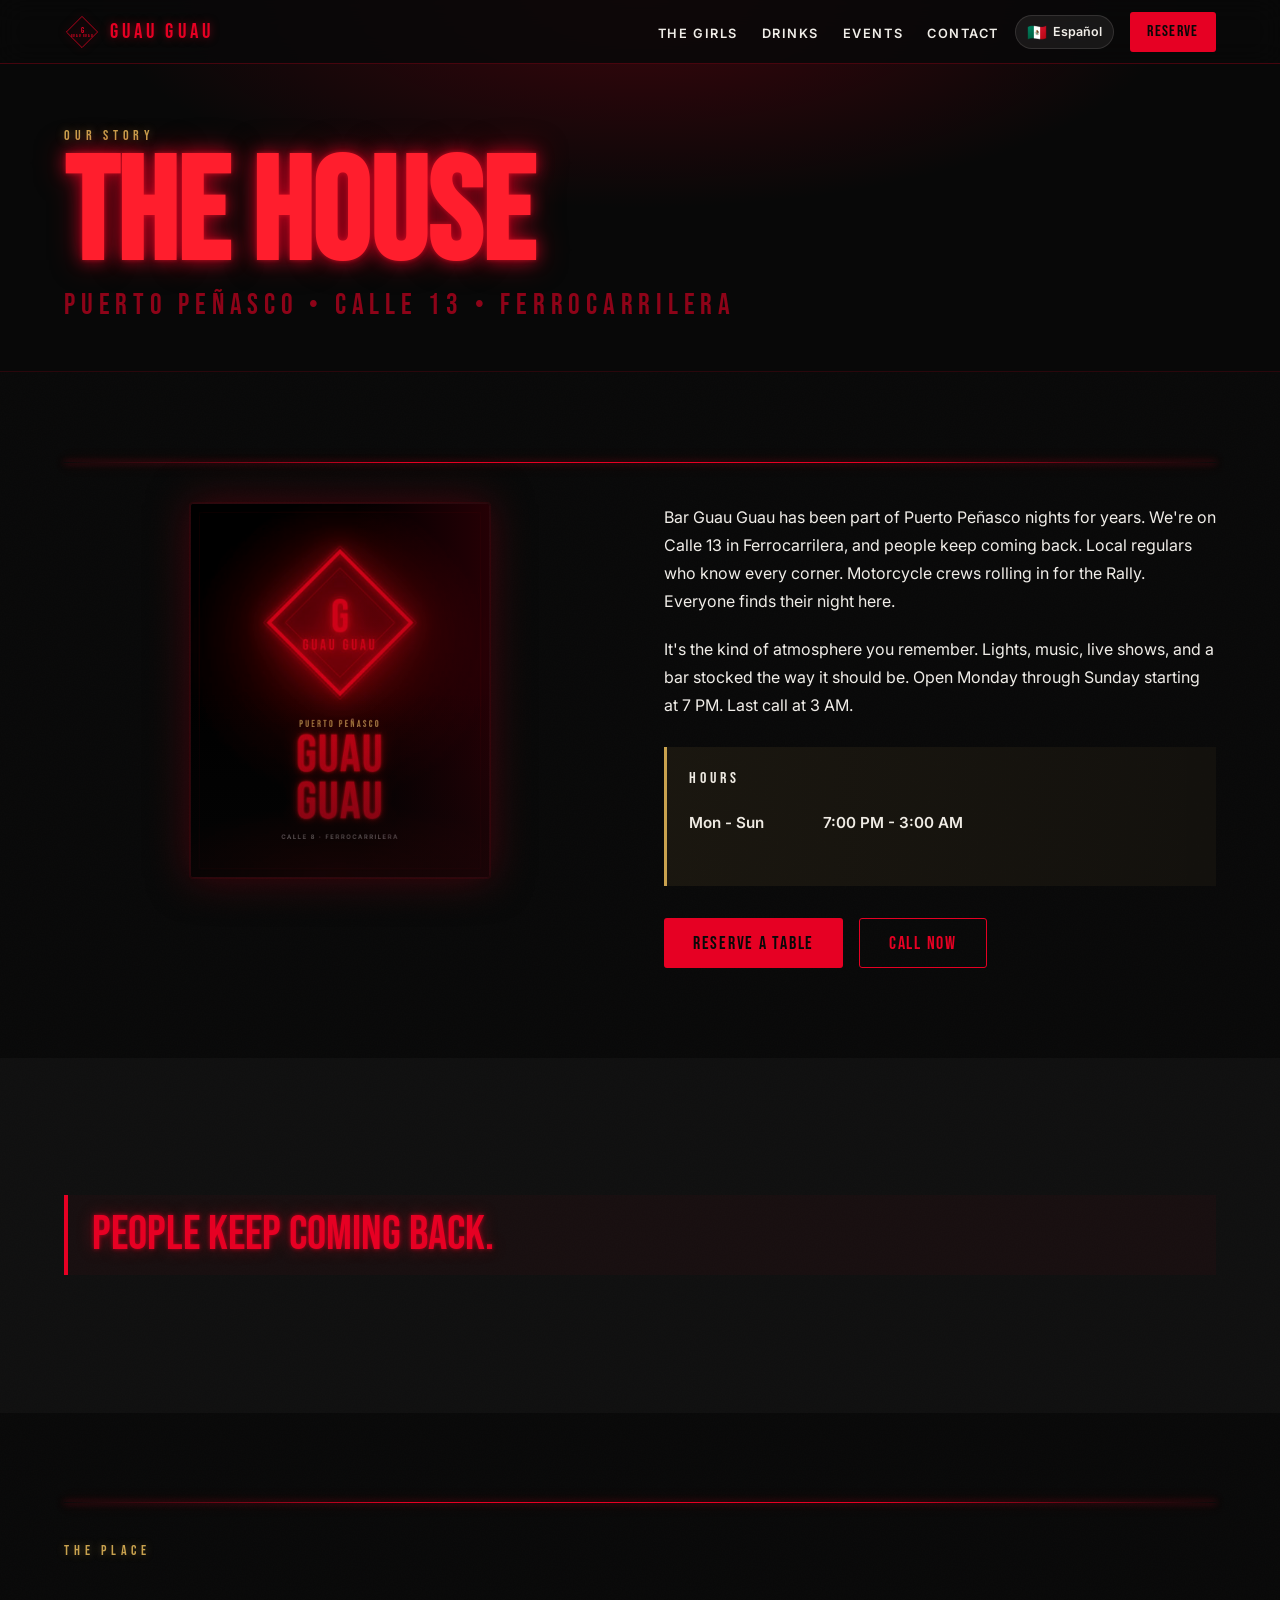
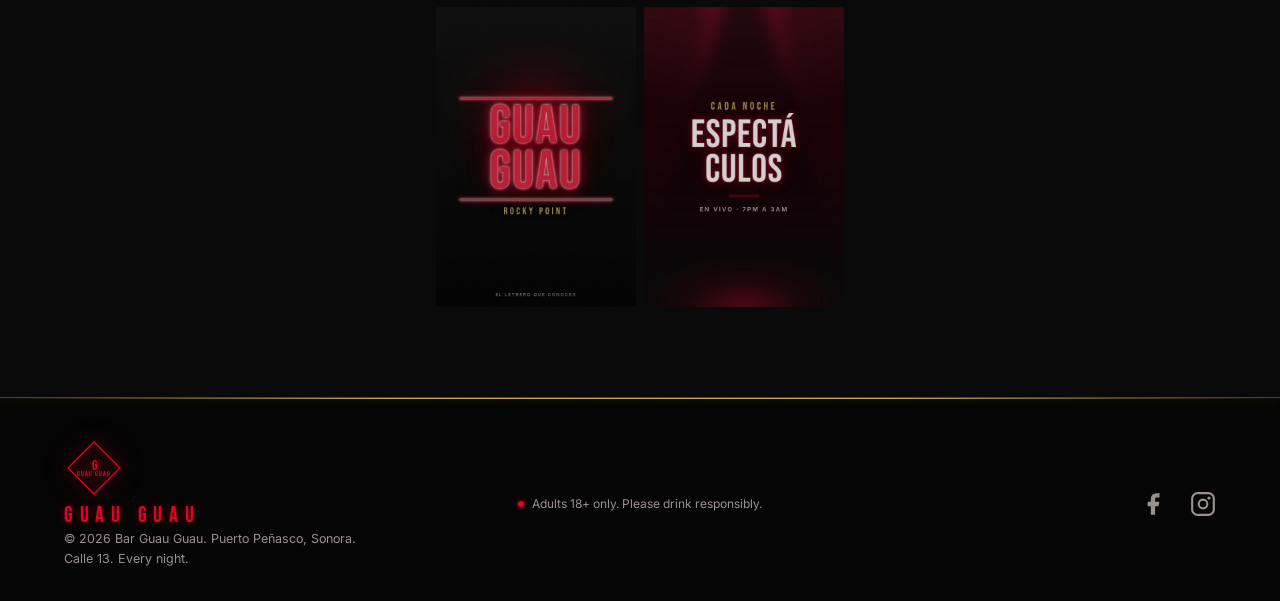
<file: nosotros.html>
<!DOCTYPE html>
<html lang="es" translate="no">
<head>
  <meta charset="UTF-8" />
  <meta name="google" content="notranslate">
  <meta name="viewport" content="width=device-width, initial-scale=1.0" />

  <title>La Casa | Bar Guau Guau | Puerto Pe&ntilde;asco</title>
  <meta name="description" content="Bar Guau Guau en la Calle 13 de Ferrocarrilera. A&ntilde;os de noches en Puerto Pe&ntilde;asco. Espect&aacute;culos en vivo y buen ambiente cada noche de la semana." />

  <meta property="og:type" content="website" />
  <meta property="og:url" content="https://neonframewebdev.github.io/bar-guau-guau/nosotros.html" />
  <meta property="og:title" content="La Casa | Bar Guau Guau" />
  <meta property="og:image" content="https://neonframewebdev.github.io/bar-guau-guau/assets/og-card.jpg" />
  <meta property="og:description" content="Bar Guau Guau en la Calle 13 de Ferrocarrilera. A&ntilde;os de noches en Puerto Pe&ntilde;asco. Espect&aacute;culos en vivo y buen ambiente." />
  <meta property="og:locale" content="es_MX" />
  <meta property="og:locale:alternate" content="en_US" />

  <meta name="twitter:card" content="summary_large_image" />
  <meta name="twitter:title" content="La Casa | Bar Guau Guau" />
  <meta name="twitter:description" content="A&ntilde;os de noches en Puerto Pe&ntilde;asco. Espect&aacute;culos en vivo cada noche." />
  <meta name="twitter:image" content="https://neonframewebdev.github.io/bar-guau-guau/assets/og-card.jpg" />

  <link rel="alternate" hreflang="es" href="https://neonframewebdev.github.io/bar-guau-guau/nosotros.html" />
  <link rel="alternate" hreflang="en" href="https://neonframewebdev.github.io/bar-guau-guau/nosotros.html" />
  <link rel="alternate" hreflang="x-default" href="https://neonframewebdev.github.io/bar-guau-guau/nosotros.html" />
  <link rel="canonical" href="https://neonframewebdev.github.io/bar-guau-guau/nosotros.html" />
  <script type="application/ld+json">
  {"@context":"https://schema.org","@type":"BreadcrumbList","itemListElement":[
    {"@type":"ListItem","position":1,"name":"Inicio","item":"https://neonframewebdev.github.io/bar-guau-guau/"},
    {"@type":"ListItem","position":2,"name":"La Casa","item":"https://neonframewebdev.github.io/bar-guau-guau/nosotros.html"}
  ]}
  </script>
  <meta name="theme-color" content="#0A0A0A" />

  <link rel="icon" type="image/svg+xml" href="assets/favicon.svg" />

  <link rel="preconnect" href="https://fonts.googleapis.com" />
  <link rel="preconnect" href="https://fonts.gstatic.com" crossorigin />
  <link rel="preload" as="style" href="https://fonts.googleapis.com/css2?family=Bebas+Neue&family=Inter:wght@400;600&display=swap" />
  <link rel="stylesheet" href="https://fonts.googleapis.com/css2?family=Bebas+Neue&family=Inter:wght@400;600&display=swap" media="print" onload="this.media='all'" />
  <noscript><link rel="stylesheet" href="https://fonts.googleapis.com/css2?family=Bebas+Neue&family=Inter:wght@400;600&display=swap" /></noscript>

  <link rel="stylesheet" href="css/style.css" />
</head>
<body>

  <!-- ── Nav ──────────────────────────────────────────────────── -->
  <nav role="navigation" aria-label="Navegaci&oacute;n principal">
    <a href="index.html" class="nav-logo" aria-label="Bar Guau Guau inicio">
      <svg class="nav-logo-svg" viewBox="0 0 120 120" fill="none" xmlns="http://www.w3.org/2000/svg" aria-hidden="true">
        <polygon points="60,8 112,60 60,112 8,60" stroke="#E60023" stroke-width="2.5" fill="none"/>
        <text x="60" y="54" font-family="'Bebas Neue', sans-serif" font-size="28" fill="#E60023" text-anchor="middle" dominant-baseline="middle">G</text>
        <text x="60" y="72" font-family="'Bebas Neue', sans-serif" font-size="13" fill="#E60023" text-anchor="middle" dominant-baseline="middle" letter-spacing="2">GUAU GUAU</text>
      </svg>
      <span class="nav-wordmark">GUAU GUAU</span>
    </a>

    <div class="nav-right">
      <ul class="nav-links" role="list">
        <li><a href="chicas.html" data-es="Las Chicas" data-en="The Girls">Las Chicas</a></li>
        <li><a href="bebidas.html" data-es="Bebidas" data-en="Drinks">Bebidas</a></li>
        <li><a href="eventos.html" data-es="Eventos" data-en="Events">Eventos</a></li>
        <li><a href="visita.html" data-es="Contacto" data-en="Contact">Contacto</a></li>
      </ul>

      <button class="lang-toggle" aria-label="Switch to English" type="button">
        <span class="lt-flag">&#x1F1FA;&#x1F1F8;</span>
        <span class="lt-label">English</span>
      </button>

      <a href="visita.html" class="nav-cta"
         data-es="Reservar" data-en="Reserve">Reservar</a>

      <button class="nav-hamburger" aria-label="Abrir men&uacute;" aria-expanded="false" aria-controls="nav-drawer" type="button">
        <span></span>
        <span></span>
        <span></span>
      </button>
    </div>
  </nav>

  <div id="nav-drawer" class="nav-drawer" role="navigation" aria-label="Men&uacute; m&oacute;vil">
    <ul>
      <li><a href="chicas.html" data-es="Las Chicas" data-en="The Girls">Las Chicas</a></li>
      <li><a href="bebidas.html" data-es="Bebidas" data-en="Drinks">Bebidas</a></li>
      <li><a href="eventos.html" data-es="Eventos" data-en="Events">Eventos</a></li>
      <li><a href="visita.html" data-es="Contacto" data-en="Contact">Contacto</a></li>
    </ul>
    <a href="visita.html" class="drawer-cta"
       data-es="Reservar mesa" data-en="Reserve a table">Reservar mesa</a>
  </div>

  <!-- ── HUGE subpage hero ─────────────────────────────────────── -->
  <div class="subpage-hero">
    <span class="eyebrow"
          data-es="NUESTRA HISTORIA" data-en="OUR STORY">NUESTRA HISTORIA</span>
    <h1 data-es="LA CASA" data-en="THE HOUSE">THE HOUSE</h1>
    <p class="subpage-hero-sub"
       data-es="Puerto Pe&ntilde;asco &bull; Calle 13 &bull; Ferrocarrilera"
       data-en="Puerto Pe&ntilde;asco &bull; Calle 13 &bull; Ferrocarrilera">
      Puerto Pe&ntilde;asco &bull; Calle 13 &bull; Ferrocarrilera
    </p>
  </div>

  <!-- ── About section ────────────────────────────────────────── -->
  <section id="lacasa" class="section-wrap section-bg-dark" aria-label="Sobre el bar">
    <span class="neon-divider reveal" aria-hidden="true"></span>

    <!-- Asymmetric layout: photo first on mobile, text-right-photo-left on desktop -->
    <div class="lacasa-grid" style="direction: ltr;">

      <div class="lacasa-photo-wrap reveal">
        <img
          class="lacasa-photo"
          src="assets/brand-card-portrait.jpg"
          alt="Logo Diamond-G de Bar Guau Guau con la marca GUAU GUAU iluminada"
          loading="eager"
        />
        <div class="lacasa-photo-overlay" aria-hidden="true"></div>
      </div>

      <div class="lacasa-text reveal">
        <p data-es="Bar Guau Guau lleva a&ntilde;os siendo parte de las noches de Puerto Pe&ntilde;asco. Estamos en la Calle 13, en el coraz&oacute;n de Ferrocarrilera, y la gente sigue volviendo. Desde los locales que conocen el lugar de memoria hasta los motociclistas que llegan cada Rally, aqu&iacute; todos encuentran su noche."
           data-en="Bar Guau Guau has been part of Puerto Pe&ntilde;asco nights for years. We&apos;re on Calle 13 in Ferrocarrilera, and people keep coming back. Local regulars who know every corner. Motorcycle crews rolling in for the Rally. Everyone finds their night here.">
          Bar Guau Guau lleva a&ntilde;os siendo parte de las noches de Puerto Pe&ntilde;asco. Estamos en la Calle 13, en el coraz&oacute;n de Ferrocarrilera, y la gente sigue volviendo. Desde los locales que conocen el lugar de memoria hasta los motociclistas que llegan cada Rally, aqu&iacute; todos encuentran su noche.
        </p>
        <p data-es="El ambiente es de los que recuerdas. Luces, m&uacute;sica, espect&aacute;culos en vivo y un bar bien surtido. Abrimos de lunes a domingo a las 7 de la noche. A las 3 AM cerramos la puerta."
           data-en="It&apos;s the kind of atmosphere you remember. Lights, music, live shows, and a bar stocked the way it should be. Open Monday through Sunday starting at 7 PM. Last call at 3 AM.">
          El ambiente es de los que recuerdas. Luces, m&uacute;sica, espect&aacute;culos en vivo y un bar bien surtido. Abrimos de lunes a domingo a las 7 de la noche. A las 3 AM cerramos la puerta.
        </p>

        <div class="hours-block" style="margin-top:1.75rem;">
          <p class="hours-block-label"
             data-es="HORARIO" data-en="HOURS">HORARIO</p>
          <div class="hours-row">
            <span data-es="Lun a Dom" data-en="Mon - Sun">Lun a Dom</span>
            <span data-es="7 PM a 3 AM" data-en="7:00 PM - 3:00 AM">7 PM a 3 AM</span>
          </div>
          <div class="open-now-badge" aria-live="polite">
            <span class="open-now-dot" aria-hidden="true"></span>
            <span data-es="ABIERTO AHORA" data-en="OPEN NOW">ABIERTO AHORA</span>
          </div>
        </div>

        <div style="margin-top:2rem; display:flex; gap:1rem; flex-wrap:wrap;">
          <a href="visita.html" class="btn-primary"
             data-es="Reservar mesa" data-en="Reserve a table">Reservar mesa</a>
          <a href="tel:+526121371790" class="btn-ghost"
             data-es="Llamar ahora" data-en="Call now">Llamar ahora</a>
        </div>
      </div>
    </div>
  </section>

  <!-- ── Pull-quote section ─────────────────────────────────────── -->
  <section class="section-wrap section-bg-alt" aria-hidden="false">
    <blockquote class="pull-quote reveal"
          data-es="La gente sigue volviendo."
          data-en="People keep coming back.">
      La gente sigue volviendo.
    </blockquote>
  </section>

  <!-- ── Photo collage strip ───────────────────────────────────── -->
  <section class="section-wrap section-bg-dark" aria-label="Fotos del bar">
    <span class="neon-divider reveal" aria-hidden="true"></span>
    <span class="eyebrow reveal"
          data-es="EL LUGAR" data-en="THE PLACE">EL LUGAR</span>
    <div class="lacasa-collage reveal">
      <div class="lacasa-collage-item">
        <img src="assets/card-neon.jpg"
             alt="Letrero de ne&oacute;n GUAU GUAU encendido en rojo"
             loading="lazy" />
      </div>
      <div class="lacasa-collage-item">
        <img src="assets/card-stage.jpg"
             alt="Espect&aacute;culos en vivo cada noche, 7 PM a 3 AM"
             loading="lazy" />
      </div>
    </div>
  </section>

  <!-- ── Footer ────────────────────────────────────────────────── -->
  <footer>
    <div class="footer-left">
      <svg class="footer-diamond-mark" viewBox="0 0 120 120" fill="none" xmlns="http://www.w3.org/2000/svg" aria-hidden="true">
        <polygon points="60,8 112,60 60,112 8,60" stroke="#E60023" stroke-width="2.5" fill="none"/>
        <text x="60" y="54" font-family="'Bebas Neue', sans-serif" font-size="28" fill="#E60023" text-anchor="middle" dominant-baseline="middle">G</text>
        <text x="60" y="72" font-family="'Bebas Neue', sans-serif" font-size="13" fill="#E60023" text-anchor="middle" dominant-baseline="middle" letter-spacing="2">GUAU GUAU</text>
      </svg>
      <p class="footer-brand">GUAU GUAU</p>
      <p class="footer-copy">
        &copy; <span class="copyright-year"></span> Bar Guau Guau. Puerto Pe&ntilde;asco, Sonora.<br />
        <span data-es="Calle 13. Todas las noches." data-en="Calle 13. Every night.">Calle 13. Todas las noches.</span>
      </p>
    </div>
    <div class="footer-center">
      <p class="footer-disclaimer">
        <span class="footer-disclaimer-dot" aria-hidden="true"></span>
        <span data-es="Solo mayores de 18 a&ntilde;os. Consumo responsable de alcohol."
              data-en="Adults 18+ only. Please drink responsibly.">
          Solo mayores de 18 a&ntilde;os. Consumo responsable de alcohol.
        </span>
      </p>
    </div>
    <div class="footer-right">
      <div class="footer-socials">
        <a href="https://www.facebook.com/p/Guau-Guau-Showgirls-Puerto-Pe%C3%B1asco-100063551051565/" target="_blank" rel="noopener noreferrer" class="footer-social-link" aria-label="Facebook Guau Guau Showgirls" title="Facebook">
          <svg viewBox="0 0 24 24" xmlns="http://www.w3.org/2000/svg" aria-hidden="true">
            <path d="M18 2h-3a5 5 0 0 0-5 5v3H7v4h3v8h4v-8h3l1-4h-4V7a1 1 0 0 1 1-1h3z"/>
          </svg>
        </a>
        <a href="https://www.instagram.com/explore/locations/267873026/guau-guau-showgirls-puerto-penasco/" target="_blank" rel="noopener noreferrer" class="footer-social-link" aria-label="Instagram Guau Guau Showgirls" title="Instagram">
          <svg viewBox="0 0 24 24" xmlns="http://www.w3.org/2000/svg" aria-hidden="true">
            <rect x="2" y="2" width="20" height="20" rx="5" ry="5" fill="none" stroke="currentColor" stroke-width="2"/>
            <circle cx="12" cy="12" r="4" fill="none" stroke="currentColor" stroke-width="2"/>
            <circle cx="17.5" cy="6.5" r="1.5"/>
          </svg>
        </a>
      </div>
    </div>
  </footer>

  <div class="contact-dock" aria-label="Contacto rapido">
    <a href="tel:+526121371790" class="contact-dock-btn contact-dock-call" aria-label="Llamar a Bar Guau Guau">
      <svg viewBox="0 0 24 24" fill="none" stroke="currentColor" stroke-width="2" stroke-linecap="round" stroke-linejoin="round" aria-hidden="true"><path d="M22 16.92v3a2 2 0 0 1-2.18 2 19.79 19.79 0 0 1-8.63-3.07A19.5 19.5 0 0 1 4.36 12a19.79 19.79 0 0 1-3.07-8.67A2 2 0 0 1 3.11 2h3a2 2 0 0 1 2 1.72c.127.96.361 1.903.7 2.81a2 2 0 0 1-.45 2.11L7.91 9.91a16 16 0 0 0 6.08 6.08l1.27-1.35a2 2 0 0 1 2.11-.45c.907.339 1.85.573 2.81.7A2 2 0 0 1 22 16.92z"/></svg>
      <span data-es="Llamar" data-en="Call">Llamar</span>
    </a>
    <a href="https://www.facebook.com/p/Guau-Guau-Showgirls-Puerto-Pe%C3%B1asco-100063551051565/" target="_blank" rel="noopener noreferrer" class="contact-dock-btn contact-dock-fb" aria-label="Mensaje por Facebook">
      <svg viewBox="0 0 24 24" fill="currentColor" aria-hidden="true"><path d="M18 2h-3a5 5 0 0 0-5 5v3H7v4h3v8h4v-8h3l1-4h-4V7a1 1 0 0 1 1-1h3z"/></svg>
      <span data-es="Facebook" data-en="Facebook">Facebook</span>
    </a>
  </div>

  <script src="js/i18n.js" defer></script>
  <script src="js/main.js" defer></script>
</body>
</html>
</file>
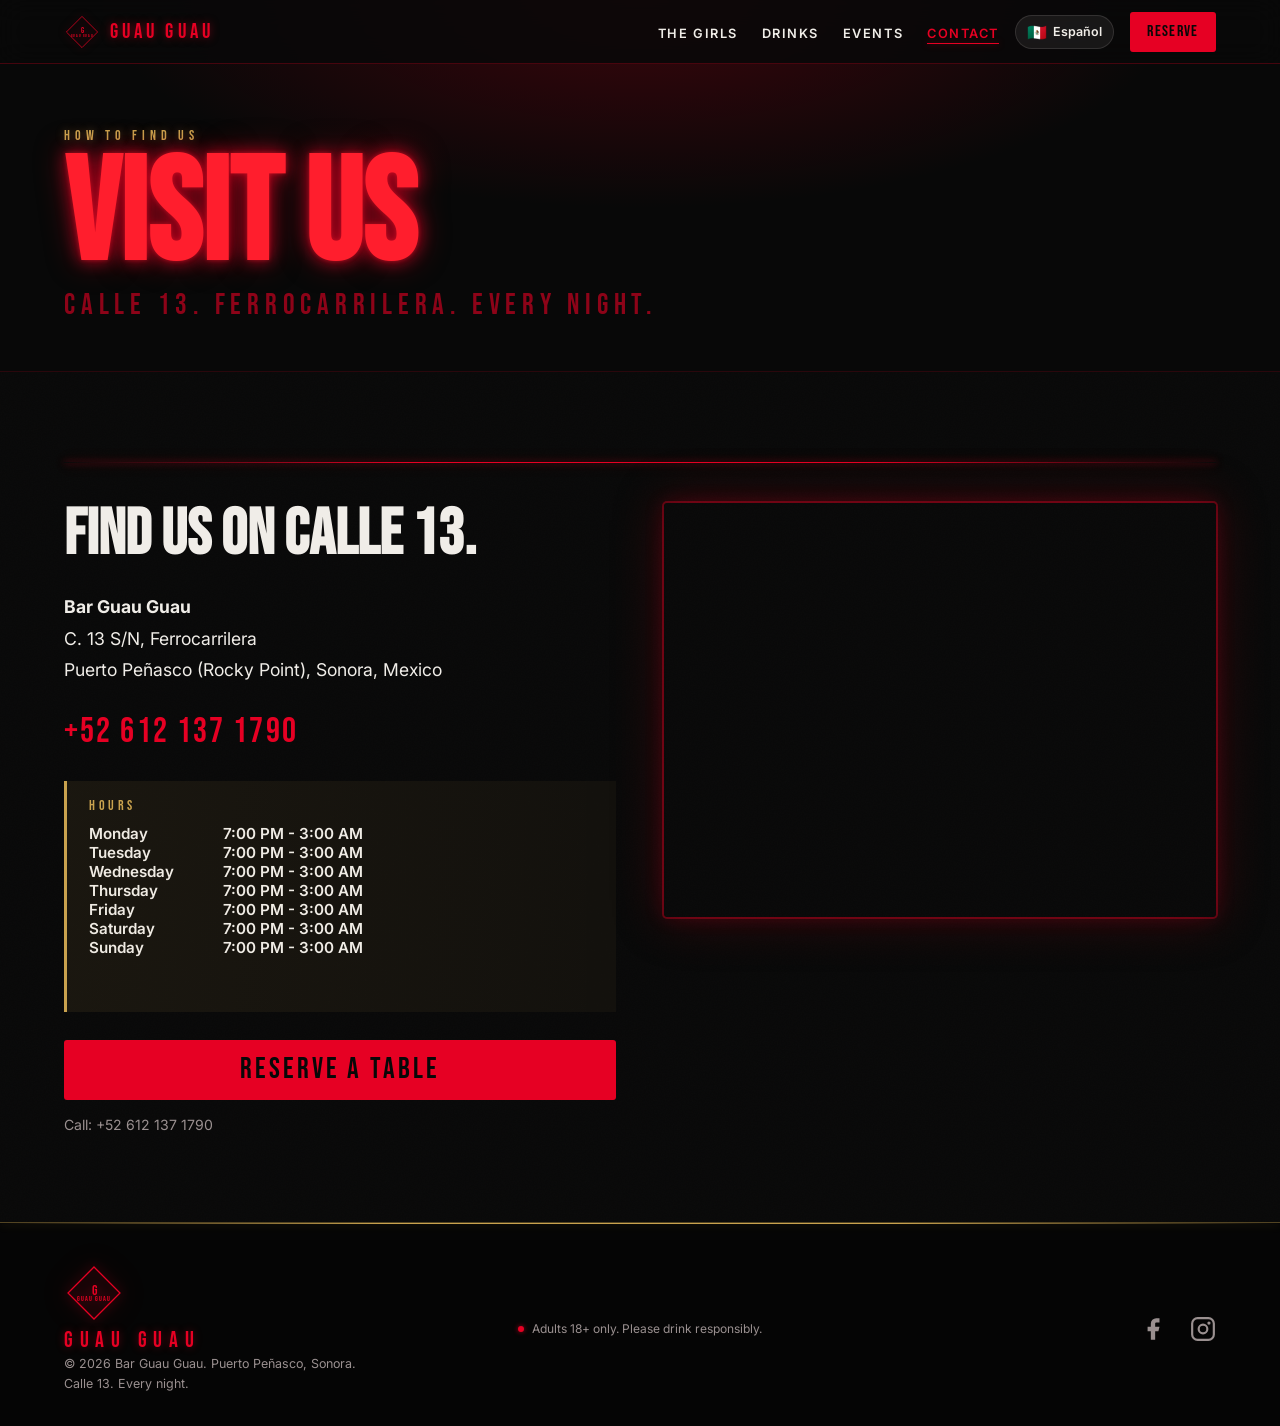
<file: visita.html>
<!DOCTYPE html>
<html lang="es" translate="no">
<head>
  <meta charset="UTF-8" />
  <meta name="google" content="notranslate">
  <meta name="viewport" content="width=device-width, initial-scale=1.0" />

  <title>Visita | Bar Guau Guau | Puerto Pe&ntilde;asco, Sonora</title>
  <meta name="description" content="Bar Guau Guau, C. 13 S/N, Ferrocarrilera, Puerto Pe&ntilde;asco, Sonora. Abierto diario 7 PM a 3 AM. Llama o reserva tu mesa." />

  <meta property="og:type" content="website" />
  <meta property="og:url" content="https://neonframewebdev.github.io/bar-guau-guau/visita.html" />
  <meta property="og:title" content="C&oacute;mo llegar | Bar Guau Guau" />
  <meta property="og:image" content="https://neonframewebdev.github.io/bar-guau-guau/assets/og-card.jpg" />
  <meta property="og:description" content="Bar Guau Guau, C. 13 S/N, Ferrocarrilera, Puerto Pe&ntilde;asco, Sonora. Abierto diario 7 PM a 3 AM." />
  <meta property="og:locale" content="es_MX" />
  <meta property="og:locale:alternate" content="en_US" />

  <meta name="twitter:card" content="summary_large_image" />
  <meta name="twitter:title" content="C&oacute;mo llegar | Bar Guau Guau" />
  <meta name="twitter:description" content="Calle 13, Ferrocarrilera. Llama o reserva tu mesa. 7 PM a 3 AM, todas las noches." />
  <meta name="twitter:image" content="https://neonframewebdev.github.io/bar-guau-guau/assets/og-card.jpg" />

  <link rel="alternate" hreflang="es" href="https://neonframewebdev.github.io/bar-guau-guau/visita.html" />
  <link rel="alternate" hreflang="en" href="https://neonframewebdev.github.io/bar-guau-guau/visita.html" />
  <link rel="alternate" hreflang="x-default" href="https://neonframewebdev.github.io/bar-guau-guau/visita.html" />
  <link rel="canonical" href="https://neonframewebdev.github.io/bar-guau-guau/visita.html" />
  <script type="application/ld+json">
  {"@context":"https://schema.org","@type":"BreadcrumbList","itemListElement":[
    {"@type":"ListItem","position":1,"name":"Inicio","item":"https://neonframewebdev.github.io/bar-guau-guau/"},
    {"@type":"ListItem","position":2,"name":"Visita","item":"https://neonframewebdev.github.io/bar-guau-guau/visita.html"}
  ]}
  </script>
  <meta name="theme-color" content="#0A0A0A" />

  <link rel="icon" type="image/svg+xml" href="assets/favicon.svg" />

  <link rel="preconnect" href="https://fonts.googleapis.com" />
  <link rel="preconnect" href="https://fonts.gstatic.com" crossorigin />
  <link rel="preload" as="style" href="https://fonts.googleapis.com/css2?family=Bebas+Neue&family=Inter:wght@400;600&display=swap" />
  <link rel="stylesheet" href="https://fonts.googleapis.com/css2?family=Bebas+Neue&family=Inter:wght@400;600&display=swap" media="print" onload="this.media='all'" />
  <noscript><link rel="stylesheet" href="https://fonts.googleapis.com/css2?family=Bebas+Neue&family=Inter:wght@400;600&display=swap" /></noscript>

  <link rel="stylesheet" href="css/style.css" />
</head>
<body>

  <!-- ── Nav ──────────────────────────────────────────────────── -->
  <nav role="navigation" aria-label="Navegaci&oacute;n principal">
    <a href="index.html" class="nav-logo" aria-label="Bar Guau Guau inicio">
      <svg class="nav-logo-svg" viewBox="0 0 120 120" fill="none" xmlns="http://www.w3.org/2000/svg" aria-hidden="true">
        <polygon points="60,8 112,60 60,112 8,60" stroke="#E60023" stroke-width="2.5" fill="none"/>
        <text x="60" y="54" font-family="'Bebas Neue', sans-serif" font-size="28" fill="#E60023" text-anchor="middle" dominant-baseline="middle">G</text>
        <text x="60" y="72" font-family="'Bebas Neue', sans-serif" font-size="13" fill="#E60023" text-anchor="middle" dominant-baseline="middle" letter-spacing="2">GUAU GUAU</text>
      </svg>
      <span class="nav-wordmark">GUAU GUAU</span>
    </a>

    <div class="nav-right">
      <ul class="nav-links" role="list">
        <li><a href="chicas.html" data-es="Las Chicas" data-en="The Girls">Las Chicas</a></li>
        <li><a href="bebidas.html" data-es="Bebidas" data-en="Drinks">Bebidas</a></li>
        <li><a href="eventos.html" data-es="Eventos" data-en="Events">Eventos</a></li>
        <li><a href="visita.html" class="active" data-es="Contacto" data-en="Contact">Contacto</a></li>
      </ul>

      <button class="lang-toggle" aria-label="Switch to English" type="button">
        <span class="lt-flag">&#x1F1FA;&#x1F1F8;</span>
        <span class="lt-label">English</span>
      </button>

      <a href="#contacto" class="nav-cta"
         data-es="Reservar" data-en="Reserve">Reservar</a>

      <button class="nav-hamburger" aria-label="Abrir men&uacute;" aria-expanded="false" aria-controls="nav-drawer" type="button">
        <span></span>
        <span></span>
        <span></span>
      </button>
    </div>
  </nav>

  <div id="nav-drawer" class="nav-drawer" role="navigation" aria-label="Men&uacute; m&oacute;vil">
    <ul>
      <li><a href="chicas.html" data-es="Las Chicas" data-en="The Girls">Las Chicas</a></li>
      <li><a href="bebidas.html" data-es="Bebidas" data-en="Drinks">Bebidas</a></li>
      <li><a href="eventos.html" data-es="Eventos" data-en="Events">Eventos</a></li>
      <li><a href="visita.html" data-es="Contacto" data-en="Contact">Contacto</a></li>
    </ul>
    <a href="#contacto" class="drawer-cta"
       data-es="Reservar mesa" data-en="Reserve a table">Reservar mesa</a>
  </div>

  <!-- ── HUGE subpage hero ─────────────────────────────────────── -->
  <div class="subpage-hero">
    <span class="eyebrow"
          data-es="C&Oacute;MO LLEGAR" data-en="HOW TO FIND US">C&Oacute;MO LLEGAR</span>
    <h1 data-es="VIS&Iacute;TANOS" data-en="VISIT US">VIS&Iacute;TANOS</h1>
    <p class="subpage-hero-sub"
       data-es="Calle 13. Ferrocarrilera. Todas las noches."
       data-en="Calle 13. Ferrocarrilera. Every night.">
      Calle 13. Ferrocarrilera. Todas las noches.
    </p>
  </div>

  <!-- ── Contact section ──────────────────────────────────────── -->
  <section id="contacto" class="section-wrap section-bg-dark" aria-label="Informaci&oacute;n de contacto">
    <span class="neon-divider reveal" aria-hidden="true"></span>

    <div class="contacto-grid">
      <!-- Left: info -->
      <div class="contacto-info reveal">
        <h2 data-es="Encontranos en la Calle 13."
            data-en="Find us on Calle 13.">Encontranos en la Calle 13.</h2>

        <address class="contacto-address" style="font-style:normal;">
          <strong>Bar Guau Guau</strong><br />
          C. 13 S/N, Ferrocarrilera<br />
          <span data-es="Puerto Pe&ntilde;asco, Sonora, M&eacute;xico"
                data-en="Puerto Pe&ntilde;asco (Rocky Point), Sonora, Mexico">
            Puerto Pe&ntilde;asco, Sonora, M&eacute;xico
          </span>
        </address>

        <a href="tel:+526121371790" class="contacto-phone">+52 612 137 1790</a>

        <div class="hours-block" style="margin-bottom:1.75rem;">
          <p class="hours-block-label"
             data-es="HORARIO" data-en="HOURS">HORARIO</p>
          <div class="hours-row"><span data-es="Lunes" data-en="Monday">Lunes</span><span data-es="7 PM a 3 AM" data-en="7:00 PM - 3:00 AM">7 PM a 3 AM</span></div>
          <div class="hours-row"><span data-es="Martes" data-en="Tuesday">Martes</span><span data-es="7 PM a 3 AM" data-en="7:00 PM - 3:00 AM">7 PM a 3 AM</span></div>
          <div class="hours-row"><span data-es="Mi&eacute;rcoles" data-en="Wednesday">Mi&eacute;rcoles</span><span data-es="7 PM a 3 AM" data-en="7:00 PM - 3:00 AM">7 PM a 3 AM</span></div>
          <div class="hours-row"><span data-es="Jueves" data-en="Thursday">Jueves</span><span data-es="7 PM a 3 AM" data-en="7:00 PM - 3:00 AM">7 PM a 3 AM</span></div>
          <div class="hours-row"><span data-es="Viernes" data-en="Friday">Viernes</span><span data-es="7 PM a 3 AM" data-en="7:00 PM - 3:00 AM">7 PM a 3 AM</span></div>
          <div class="hours-row"><span data-es="S&aacute;bado" data-en="Saturday">S&aacute;bado</span><span data-es="7 PM a 3 AM" data-en="7:00 PM - 3:00 AM">7 PM a 3 AM</span></div>
          <div class="hours-row"><span data-es="Domingo" data-en="Sunday">Domingo</span><span data-es="7 PM a 3 AM" data-en="7:00 PM - 3:00 AM">7 PM a 3 AM</span></div>
          <div class="open-now-badge" aria-live="polite">
            <span class="open-now-dot" aria-hidden="true"></span>
            <span data-es="ABIERTO AHORA" data-en="OPEN NOW">ABIERTO AHORA</span>
          </div>
        </div>

        <a href="tel:+526121371790" class="btn-primary-lg"
           data-es="RESERVAR MESA" data-en="RESERVE A TABLE">RESERVAR MESA</a>

        <p style="margin-top:1rem; font-size:0.88rem; color:var(--text-muted);"
           data-es="Llamar: +52 612 137 1790"
           data-en="Call: +52 612 137 1790">
          Llamar: +52 612 137 1790
        </p>
      </div>

      <!-- Right: map with neon frame -->
      <div class="reveal" style="display:flex; flex-direction:column; gap:1rem;">
        <div class="contacto-map-wrap">
          <iframe
            class="contacto-map"
            src="https://www.google.com/maps/embed?pb=!1m18!1m12!1m3!1d3478.7!2d-113.5350!3d31.2950!2m3!1f0!2f0!3f0!3m2!1i1024!2i768!4f13.1!3m3!1m2!1s0x86cf02f7c94c2c9f%3A0x1!2sC.%208%20S%2FN%2C%20Ferrocarrilera%2C%2083550%20Puerto%20Pe%C3%B1asco%2C%20Son.%2C%20Mexico!5e0!3m2!1ses!2smx!4v1716000000000"
            allowfullscreen=""
            loading="lazy"
            referrerpolicy="no-referrer-when-downgrade"
            title="Mapa de Bar Guau Guau, C. 13 Ferrocarrilera, Puerto Pe&ntilde;asco"
          ></iframe>
        </div>

        <noscript>
          <img
            src="assets/map_location.jpg"
            alt="Mapa mostrando la ubicaci&oacute;n de Bar Guau Guau en la Calle 13, Ferrocarrilera, Puerto Pe&ntilde;asco"
            style="width:100%; border-radius:3px;"
          />
        </noscript>
      </div>
    </div>
  </section>

  <!-- ── Footer ────────────────────────────────────────────────── -->
  <footer>
    <div class="footer-left">
      <svg class="footer-diamond-mark" viewBox="0 0 120 120" fill="none" xmlns="http://www.w3.org/2000/svg" aria-hidden="true">
        <polygon points="60,8 112,60 60,112 8,60" stroke="#E60023" stroke-width="2.5" fill="none"/>
        <text x="60" y="54" font-family="'Bebas Neue', sans-serif" font-size="28" fill="#E60023" text-anchor="middle" dominant-baseline="middle">G</text>
        <text x="60" y="72" font-family="'Bebas Neue', sans-serif" font-size="13" fill="#E60023" text-anchor="middle" dominant-baseline="middle" letter-spacing="2">GUAU GUAU</text>
      </svg>
      <p class="footer-brand">GUAU GUAU</p>
      <p class="footer-copy">
        &copy; <span class="copyright-year"></span> Bar Guau Guau. Puerto Pe&ntilde;asco, Sonora.<br />
        <span data-es="Calle 13. Todas las noches." data-en="Calle 13. Every night.">Calle 13. Todas las noches.</span>
      </p>
    </div>
    <div class="footer-center">
      <p class="footer-disclaimer">
        <span class="footer-disclaimer-dot" aria-hidden="true"></span>
        <span data-es="Solo mayores de 18 a&ntilde;os. Consumo responsable de alcohol."
              data-en="Adults 18+ only. Please drink responsibly.">
          Solo mayores de 18 a&ntilde;os. Consumo responsable de alcohol.
        </span>
      </p>
    </div>
    <div class="footer-right">
      <div class="footer-socials">
        <a href="https://www.facebook.com/p/Guau-Guau-Showgirls-Puerto-Pe%C3%B1asco-100063551051565/" target="_blank" rel="noopener noreferrer" class="footer-social-link" aria-label="Facebook Guau Guau Showgirls" title="Facebook">
          <svg viewBox="0 0 24 24" xmlns="http://www.w3.org/2000/svg" aria-hidden="true">
            <path d="M18 2h-3a5 5 0 0 0-5 5v3H7v4h3v8h4v-8h3l1-4h-4V7a1 1 0 0 1 1-1h3z"/>
          </svg>
        </a>
        <a href="https://www.instagram.com/explore/locations/267873026/guau-guau-showgirls-puerto-penasco/" target="_blank" rel="noopener noreferrer" class="footer-social-link" aria-label="Instagram Guau Guau Showgirls" title="Instagram">
          <svg viewBox="0 0 24 24" xmlns="http://www.w3.org/2000/svg" aria-hidden="true">
            <rect x="2" y="2" width="20" height="20" rx="5" ry="5" fill="none" stroke="currentColor" stroke-width="2"/>
            <circle cx="12" cy="12" r="4" fill="none" stroke="currentColor" stroke-width="2"/>
            <circle cx="17.5" cy="6.5" r="1.5"/>
          </svg>
        </a>
      </div>
    </div>
  </footer>

  <div class="contact-dock" aria-label="Contacto rapido">
    <a href="tel:+526121371790" class="contact-dock-btn contact-dock-call" aria-label="Llamar a Bar Guau Guau">
      <svg viewBox="0 0 24 24" fill="none" stroke="currentColor" stroke-width="2" stroke-linecap="round" stroke-linejoin="round" aria-hidden="true"><path d="M22 16.92v3a2 2 0 0 1-2.18 2 19.79 19.79 0 0 1-8.63-3.07A19.5 19.5 0 0 1 4.36 12a19.79 19.79 0 0 1-3.07-8.67A2 2 0 0 1 3.11 2h3a2 2 0 0 1 2 1.72c.127.96.361 1.903.7 2.81a2 2 0 0 1-.45 2.11L7.91 9.91a16 16 0 0 0 6.08 6.08l1.27-1.35a2 2 0 0 1 2.11-.45c.907.339 1.85.573 2.81.7A2 2 0 0 1 22 16.92z"/></svg>
      <span data-es="Llamar" data-en="Call">Llamar</span>
    </a>
    <a href="https://www.facebook.com/p/Guau-Guau-Showgirls-Puerto-Pe%C3%B1asco-100063551051565/" target="_blank" rel="noopener noreferrer" class="contact-dock-btn contact-dock-fb" aria-label="Mensaje por Facebook">
      <svg viewBox="0 0 24 24" fill="currentColor" aria-hidden="true"><path d="M18 2h-3a5 5 0 0 0-5 5v3H7v4h3v8h4v-8h3l1-4h-4V7a1 1 0 0 1 1-1h3z"/></svg>
      <span data-es="Facebook" data-en="Facebook">Facebook</span>
    </a>
  </div>

  <script src="js/i18n.js" defer></script>
  <script src="js/main.js" defer></script>
</body>
</html>
</file>
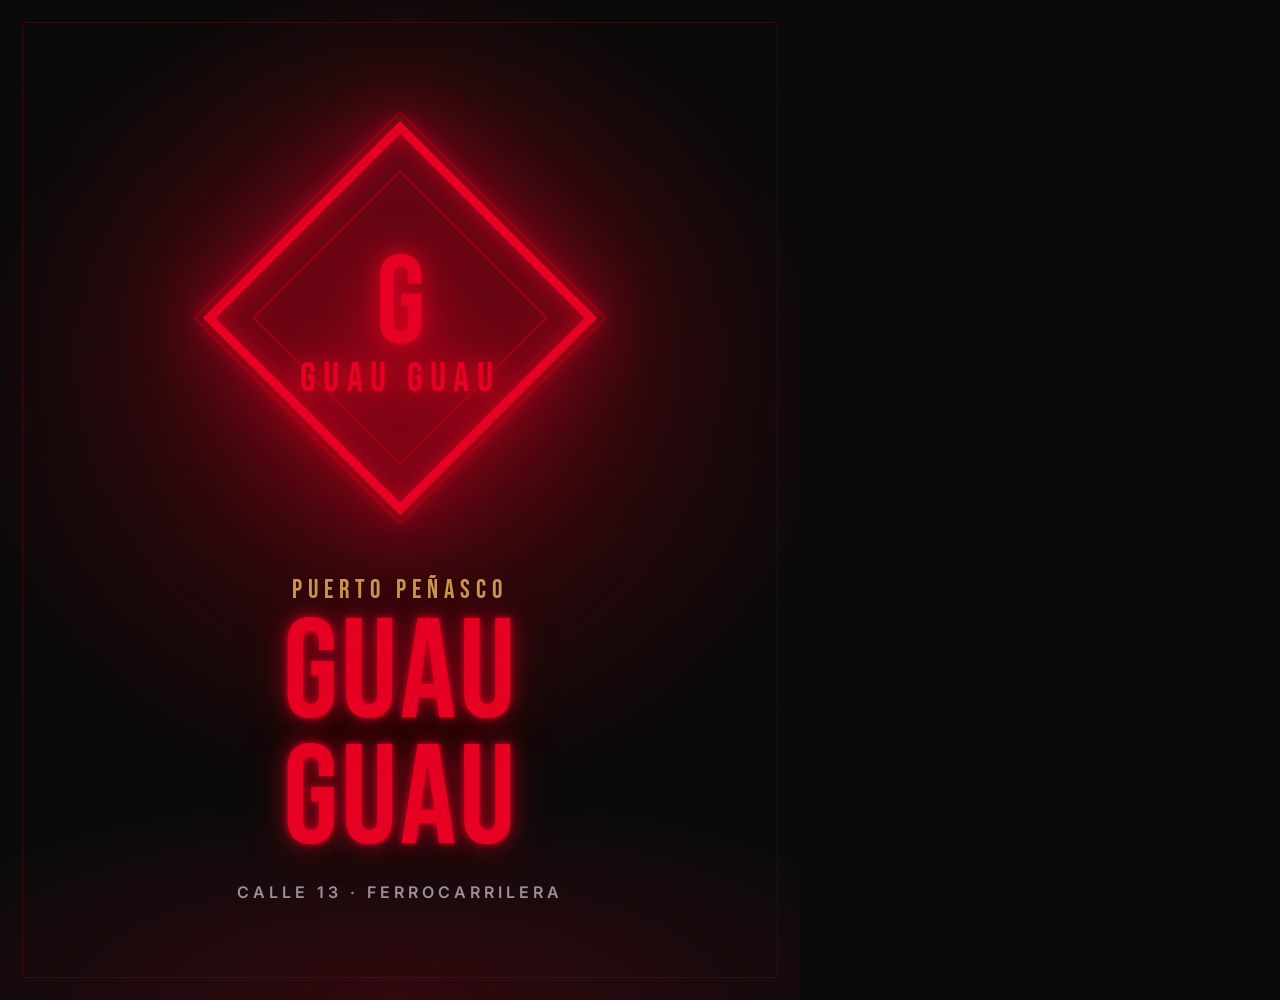
<file: assets/brand-card-portrait.html>
<!doctype html>
<html lang="es">
<head>
<meta charset="utf-8" />
<link rel="preconnect" href="https://fonts.googleapis.com" />
<link rel="preconnect" href="https://fonts.gstatic.com" crossorigin />
<link href="https://fonts.googleapis.com/css2?family=Bebas+Neue&family=Inter:wght@400;600&display=swap" rel="stylesheet" />
<style>
  *{margin:0;padding:0;box-sizing:border-box}
  html,body{width:800px;height:1000px;overflow:hidden;background:#0A0A0A;color:#fff;font-family:'Inter',sans-serif}
  .card{
    width:800px;height:1000px;position:relative;
    background:
      radial-gradient(ellipse 80% 60% at 50% 40%, rgba(122,0,16,0.6) 0%, rgba(122,0,16,0.2) 40%, transparent 70%),
      radial-gradient(ellipse 100% 30% at 50% 100%, rgba(230,0,35,0.18) 0%, transparent 70%),
      #0A0A0A;
    display:flex;flex-direction:column;align-items:center;justify-content:center;
    padding:60px;gap:40px;
  }
  .card::before{
    content:"";position:absolute;inset:22px;border:1px solid rgba(230,0,35,0.18);pointer-events:none;
  }
  .diamond-wrap{
    width:440px;height:440px;
    filter:
      drop-shadow(0 0 10px rgba(230,0,35,1))
      drop-shadow(0 0 36px rgba(230,0,35,0.9))
      drop-shadow(0 0 80px rgba(230,0,35,0.55))
      drop-shadow(0 0 140px rgba(230,0,35,0.3));
  }
  .text-wrap{display:flex;flex-direction:column;gap:8px;align-items:center;text-align:center;}
  .eyebrow{
    font-family:'Bebas Neue',sans-serif;font-size:26px;
    color:#C9A24E;letter-spacing:6px;line-height:1;
  }
  .wordmark{
    font-family:'Bebas Neue',sans-serif;
    font-size:140px;color:#E60023;line-height:0.9;
    letter-spacing:3px;
    text-shadow:
      0 0 6px rgba(230,0,35,0.9),
      0 0 20px rgba(230,0,35,0.6),
      0 0 50px rgba(230,0,35,0.3);
  }
  .tag{
    font-family:'Inter',sans-serif;font-weight:600;font-size:16px;
    color:rgba(255,255,255,0.55);letter-spacing:4px;text-transform:uppercase;
    margin-top:10px;
  }
</style>
</head>
<body>
<div class="card">
  <div class="diamond-wrap">
    <svg viewBox="0 0 120 120" xmlns="http://www.w3.org/2000/svg" width="440" height="440">
      <polygon points="60,4 116,60 60,116 4,60" stroke="rgba(230,0,35,0.25)" stroke-width="0.7" fill="none"/>
      <polygon points="60,8 112,60 60,112 8,60" stroke="#E60023" stroke-width="2.5" fill="none"/>
      <polygon points="60,20 100,60 60,100 20,60" stroke="rgba(230,0,35,0.3)" stroke-width="0.7" fill="none"/>
      <text x="60" y="55" font-family="'Bebas Neue', sans-serif" font-size="34" fill="#E60023"
            text-anchor="middle" dominant-baseline="middle">G</text>
      <text x="60" y="76" font-family="'Bebas Neue', sans-serif" font-size="11" fill="#E60023"
            text-anchor="middle" dominant-baseline="middle" letter-spacing="2">GUAU GUAU</text>
    </svg>
  </div>
  <div class="text-wrap">
    <div class="eyebrow">PUERTO PEN&#771;ASCO</div>
    <div class="wordmark">GUAU<br/>GUAU</div>
    <div class="tag">Calle 13 &middot; Ferrocarrilera</div>
  </div>
</div>
</body>
</html>
</file>
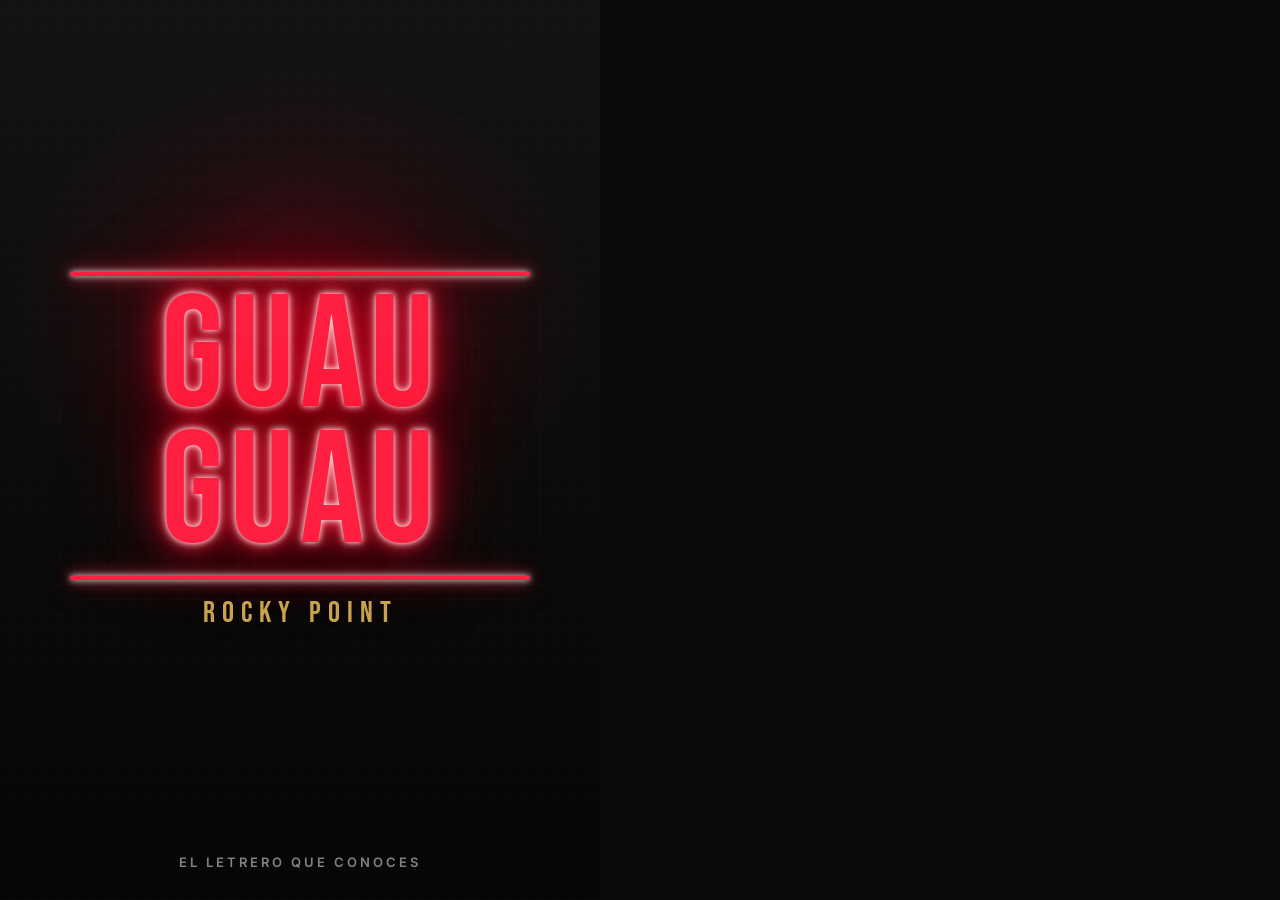
<file: assets/card-neon.html>
<!doctype html>
<html lang="es">
<head>
<meta charset="utf-8" />
<link rel="preconnect" href="https://fonts.googleapis.com" />
<link rel="preconnect" href="https://fonts.gstatic.com" crossorigin />
<link href="https://fonts.googleapis.com/css2?family=Bebas+Neue&family=Inter:wght@400;600&display=swap" rel="stylesheet" />
<style>
  *{margin:0;padding:0;box-sizing:border-box}
  html,body{width:600px;height:900px;overflow:hidden;background:#0A0A0A;color:#fff;font-family:'Inter',sans-serif}
  .card{
    width:600px;height:900px;position:relative;
    background:
      radial-gradient(ellipse 70% 40% at 50% 35%, rgba(230,0,35,0.35) 0%, rgba(122,0,16,0.15) 40%, transparent 70%),
      linear-gradient(180deg, #131313 0%, #0A0A0A 60%, #050505 100%);
  }
  .wall{
    position:absolute;inset:0;
    background:
      repeating-linear-gradient(180deg, transparent 0 14px, rgba(255,255,255,0.012) 14px 15px),
      repeating-linear-gradient(90deg, transparent 0 14px, rgba(255,255,255,0.012) 14px 15px);
  }
  .sign-wrap{
    position:absolute;left:50%;top:50%;transform:translate(-50%,-50%);
    display:flex;flex-direction:column;align-items:center;gap:14px;
  }
  .sign{
    font-family:'Bebas Neue',sans-serif;
    font-size:160px;line-height:0.85;letter-spacing:6px;
    color:#FF1F40;text-align:center;
    text-shadow:
      0 0 6px #fff,
      0 0 14px rgba(255,90,110,0.95),
      0 0 30px rgba(230,0,35,0.9),
      0 0 60px rgba(230,0,35,0.6),
      0 0 110px rgba(230,0,35,0.35);
  }
  .tube-frame{
    width: 460px;height: 4px;background:#FF1F40;
    box-shadow:
      0 0 6px #fff,
      0 0 14px rgba(255,90,110,0.9),
      0 0 30px rgba(230,0,35,0.8);
    border-radius:2px;
  }
  .sublabel{
    font-family:'Bebas Neue',sans-serif;font-size:30px;
    color:#C9A24E;letter-spacing:7px;line-height:1;margin-top:4px;
  }
  .caption{
    position:absolute;bottom:30px;left:0;right:0;text-align:center;
    font-family:'Inter',sans-serif;font-weight:600;font-size:13px;
    color:rgba(255,255,255,0.5);letter-spacing:3px;text-transform:uppercase;
  }
</style>
</head>
<body>
<div class="card">
  <div class="wall"></div>
  <div class="sign-wrap">
    <div class="tube-frame"></div>
    <div class="sign">GUAU<br/>GUAU</div>
    <div class="tube-frame"></div>
    <div class="sublabel">ROCKY POINT</div>
  </div>
  <div class="caption">El letrero que conoces</div>
</div>
</body>
</html>
</file>
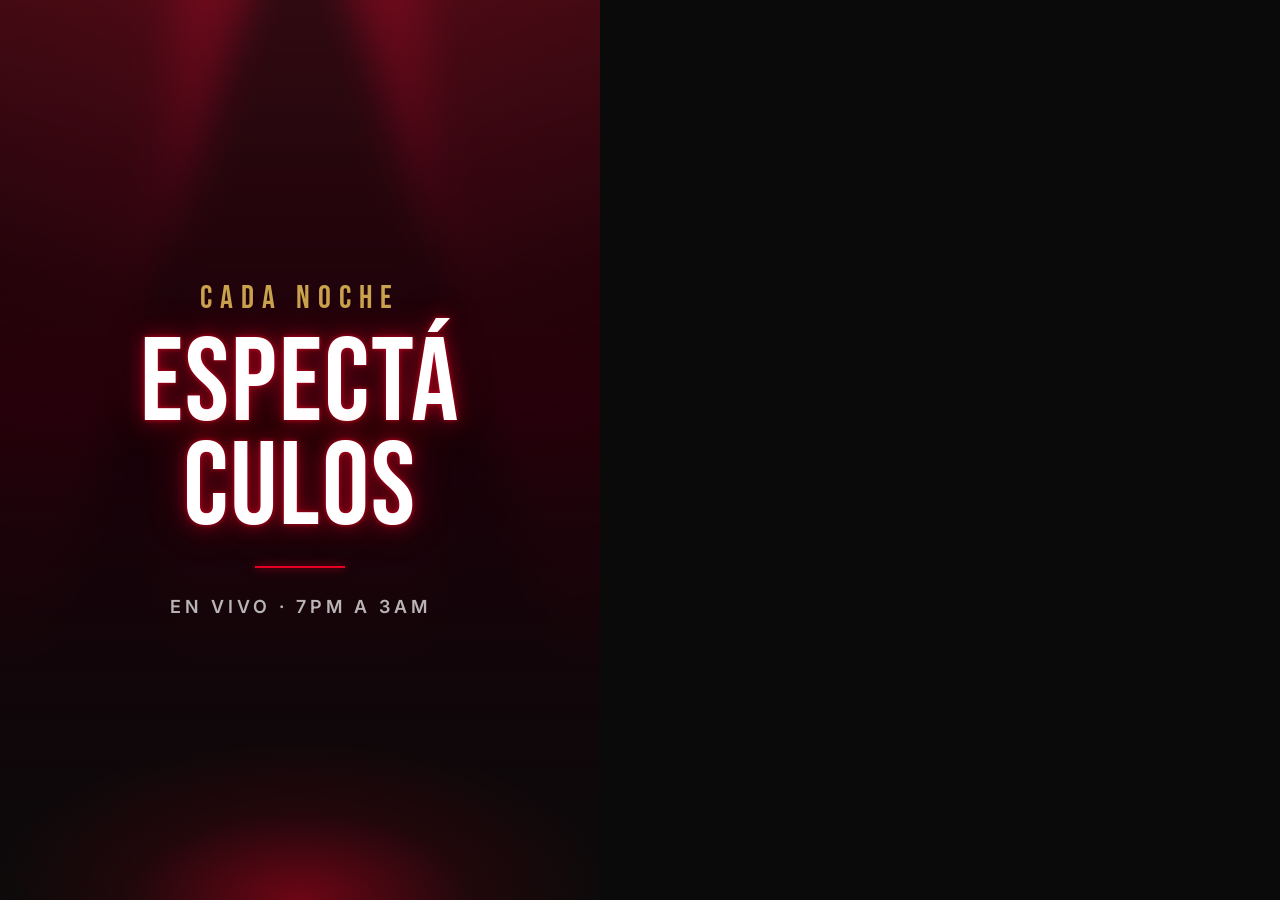
<file: assets/card-stage.html>
<!doctype html>
<html lang="es">
<head>
<meta charset="utf-8" />
<link rel="preconnect" href="https://fonts.googleapis.com" />
<link rel="preconnect" href="https://fonts.gstatic.com" crossorigin />
<link href="https://fonts.googleapis.com/css2?family=Bebas+Neue&family=Inter:wght@400;600&display=swap" rel="stylesheet" />
<style>
  *{margin:0;padding:0;box-sizing:border-box}
  html,body{width:600px;height:900px;overflow:hidden;background:#0A0A0A;color:#fff;font-family:'Inter',sans-serif}
  .card{
    width:600px;height:900px;position:relative;
    background:
      linear-gradient(180deg, #0A0A0A 0%, #1a0008 45%, #0A0A0A 100%);
    overflow:hidden;
  }
  /* spotlight cones from above */
  .beam{
    position:absolute;top:-10%;width:300px;height:760px;
    background:linear-gradient(180deg, rgba(230,0,35,0.35) 0%, rgba(230,0,35,0.08) 50%, transparent 100%);
    transform-origin:top center;
    filter:blur(18px);
    mix-blend-mode:screen;
  }
  .beam.b1{ left:-5%; transform: rotate(18deg); }
  .beam.b2{ right:-5%; transform: rotate(-18deg); }
  .beam.b3{ left:50%; transform: translateX(-50%); opacity:0.6; width:260px; }

  /* Floor glow */
  .floor{
    position:absolute;bottom:0;left:0;right:0;height:40%;
    background:radial-gradient(ellipse 70% 60% at 50% 100%, rgba(230,0,35,0.45) 0%, rgba(122,0,16,0.2) 40%, transparent 75%);
  }

  .content{
    position:absolute;inset:0;display:flex;flex-direction:column;align-items:center;justify-content:center;
    text-align:center;padding:50px 40px;
    gap:18px;
  }
  .eyebrow{
    font-family:'Bebas Neue',sans-serif;font-size:32px;
    color:#C9A24E;letter-spacing:8px;line-height:1;
  }
  .title{
    font-family:'Bebas Neue',sans-serif;
    font-size:118px;line-height:0.88;letter-spacing:2px;
    color:#fff;
    text-shadow:
      0 0 4px rgba(230,0,35,0.8),
      0 0 18px rgba(230,0,35,0.5),
      0 0 40px rgba(230,0,35,0.3);
  }
  .accent{
    width:90px;height:2px;background:#E60023;
    box-shadow:0 0 8px rgba(230,0,35,0.9);
    margin-top:8px;
  }
  .sub{
    font-family:'Inter',sans-serif;font-weight:600;font-size:18px;
    color:rgba(255,255,255,0.7);letter-spacing:4px;text-transform:uppercase;
    margin-top:10px;
  }
</style>
</head>
<body>
<div class="card">
  <div class="beam b1"></div>
  <div class="beam b2"></div>
  <div class="beam b3"></div>
  <div class="floor"></div>
  <div class="content">
    <div class="eyebrow">CADA NOCHE</div>
    <div class="title">ESPECT&Aacute;<br/>CULOS</div>
    <div class="accent"></div>
    <div class="sub">EN VIVO &middot; 7PM A 3AM</div>
  </div>
</div>
</body>
</html>
</file>
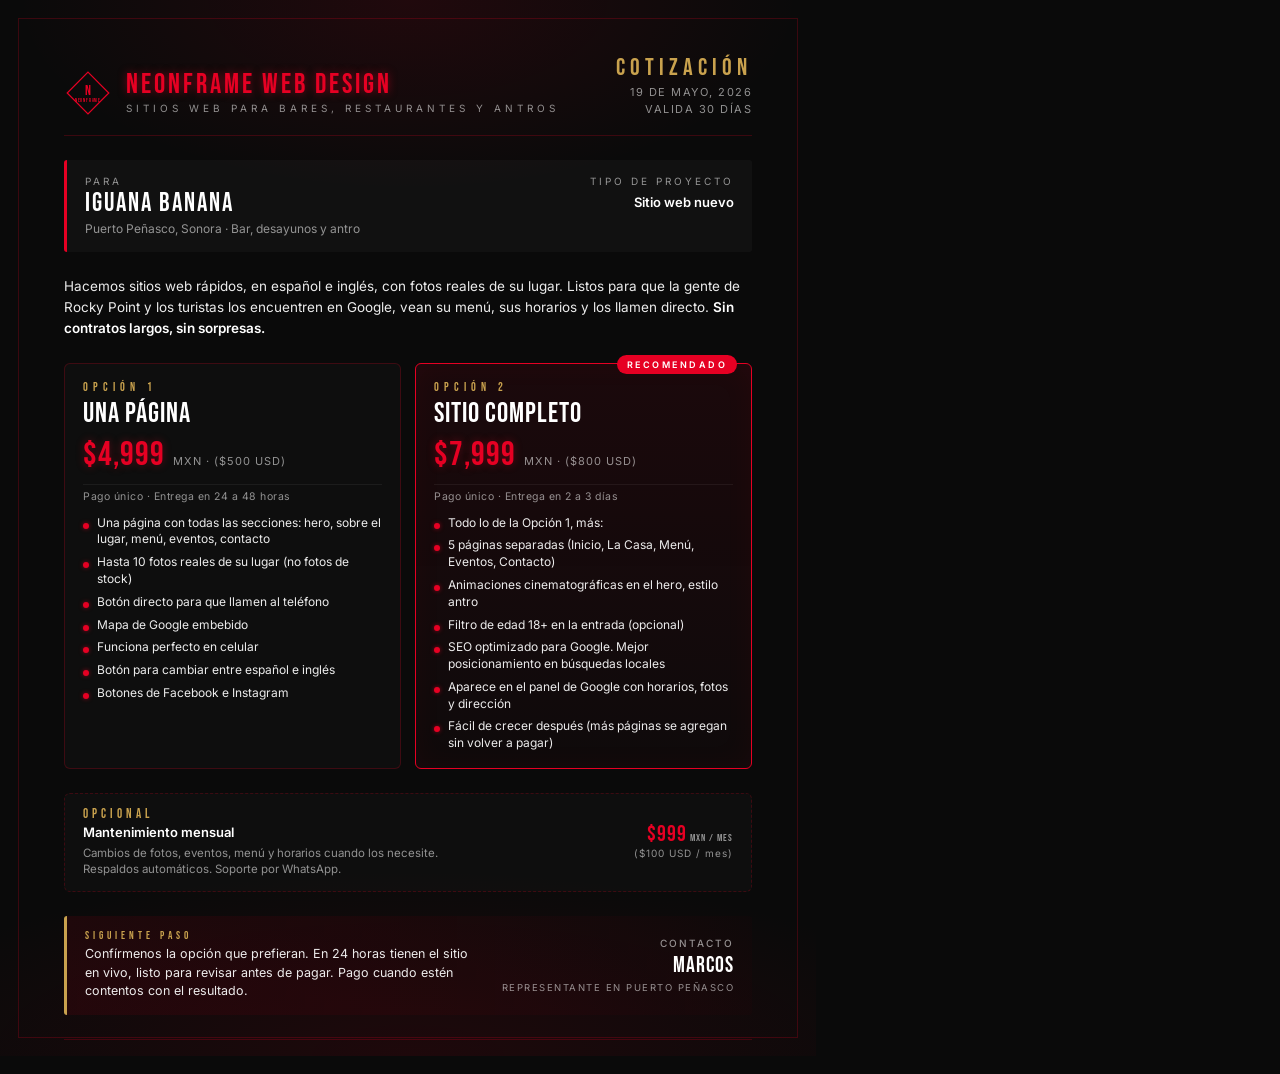
<file: assets/cotizacion-iguana-banana.html>
<!doctype html>
<html lang="es">
<head>
<meta charset="utf-8" />
<title>Cotizaci&oacute;n &middot; Iguana Banana &middot; NeonFrame Web Design</title>
<link rel="preconnect" href="https://fonts.googleapis.com" />
<link rel="preconnect" href="https://fonts.gstatic.com" crossorigin />
<link href="https://fonts.googleapis.com/css2?family=Bebas+Neue&family=Inter:wght@400;500;600;700&display=swap" rel="stylesheet" />
<style>
  @page { size: letter; margin: 0; }
  *{margin:0;padding:0;box-sizing:border-box}
  :root{
    --bg:#0A0A0A;
    --red:#E60023;
    --oxblood:#7A0010;
    --gold:#C9A24E;
    --line:rgba(230,0,35,0.22);
    --mute:rgba(255,255,255,0.55);
    --text:rgba(255,255,255,0.92);
  }
  html,body{
    width:816px;height:1056px;
    background:var(--bg);color:var(--text);
    font-family:'Inter',sans-serif;font-weight:400;font-size:14px;line-height:1.5;
    overflow:hidden;
  }
  .page{
    width:816px;height:1056px;padding:56px 64px 40px;position:relative;
    background:
      radial-gradient(ellipse 80% 30% at 50% 0%, rgba(230,0,35,0.10) 0%, transparent 60%),
      radial-gradient(ellipse 100% 25% at 50% 100%, rgba(122,0,16,0.18) 0%, transparent 70%),
      var(--bg);
    display:flex;flex-direction:column;gap:24px;
  }
  .page::before{
    content:"";position:absolute;inset:18px;border:1px solid var(--line);pointer-events:none;
  }
  /* Header */
  .header{display:flex;align-items:flex-end;justify-content:space-between;padding-bottom:18px;border-bottom:1px solid var(--line)}
  .brand{display:flex;align-items:center;gap:14px}
  .brand svg{width:48px;height:48px}
  .brand .name{
    font-family:'Bebas Neue',sans-serif;font-size:28px;letter-spacing:3px;color:var(--red);line-height:1;
    text-shadow:0 0 8px rgba(230,0,35,0.5);
  }
  .brand .tag{font-size:10px;letter-spacing:4px;color:var(--mute);text-transform:uppercase;margin-top:2px}
  .doc-meta{text-align:right;font-size:11px;color:var(--mute);letter-spacing:1.5px;text-transform:uppercase}
  .doc-meta .doc-title{font-family:'Bebas Neue',sans-serif;font-size:24px;color:var(--gold);letter-spacing:5px;display:block;margin-bottom:4px;line-height:1}
  /* Subject row */
  .subject{
    display:flex;justify-content:space-between;align-items:baseline;gap:24px;
    padding:14px 18px;background:rgba(255,255,255,0.03);border-left:3px solid var(--red);border-radius:3px;
  }
  .subject .for-label{font-size:10px;letter-spacing:3px;color:var(--mute);text-transform:uppercase;margin-bottom:2px}
  .subject .for-name{font-family:'Bebas Neue',sans-serif;font-size:26px;letter-spacing:2px;color:#fff;line-height:1}
  .subject .for-place{font-size:12px;color:var(--mute);margin-top:3px}
  /* Intro */
  .intro{font-size:13.5px;color:var(--text);line-height:1.55}
  .intro b{color:#fff;font-weight:600}
  /* Tier grid */
  .tiers{display:grid;grid-template-columns:1fr 1fr;gap:14px}
  .tier{
    border:1px solid var(--line);border-radius:6px;padding:18px 18px 16px;background:rgba(255,255,255,0.02);
    display:flex;flex-direction:column;position:relative;
  }
  .tier.recommended{
    border-color:var(--red);
    background:linear-gradient(180deg, rgba(230,0,35,0.08) 0%, rgba(230,0,35,0.02) 100%);
    box-shadow:inset 0 0 30px rgba(230,0,35,0.05);
  }
  .tier .badge{
    position:absolute;top:-9px;right:14px;background:var(--red);color:#fff;
    font-size:9px;letter-spacing:2.5px;padding:3px 10px;border-radius:99px;text-transform:uppercase;font-weight:600;
  }
  .tier .tier-name{
    font-family:'Bebas Neue',sans-serif;font-size:12px;letter-spacing:5px;color:var(--gold);line-height:1;margin-bottom:6px;
  }
  .tier .tier-title{
    font-family:'Bebas Neue',sans-serif;font-size:28px;letter-spacing:1px;color:#fff;line-height:1;margin-bottom:10px;
  }
  .tier .price-row{display:flex;align-items:baseline;gap:8px;padding-bottom:12px;margin-bottom:10px;border-bottom:1px solid rgba(255,255,255,0.06)}
  .tier .price{
    font-family:'Bebas Neue',sans-serif;font-size:34px;letter-spacing:1px;color:var(--red);line-height:1;
    text-shadow:0 0 8px rgba(230,0,35,0.35);
  }
  .tier.recommended .price{color:var(--red)}
  .tier .price-usd{font-size:11px;color:var(--mute);letter-spacing:1px}
  .tier .price-note{font-size:10.5px;color:var(--mute);letter-spacing:0.5px;margin-top:-6px;margin-bottom:10px}
  .tier ul{list-style:none;padding:0;margin:0;display:flex;flex-direction:column;gap:6px}
  .tier li{
    font-size:12px;color:var(--text);line-height:1.4;position:relative;padding-left:14px;
  }
  .tier li::before{
    content:"";position:absolute;left:0;top:8px;width:6px;height:6px;background:var(--red);border-radius:50%;
    box-shadow:0 0 4px rgba(230,0,35,0.6);
  }
  /* Maintenance row */
  .maintenance{
    display:flex;justify-content:space-between;align-items:center;gap:18px;
    padding:14px 18px;border:1px dashed var(--line);border-radius:6px;background:rgba(255,255,255,0.02);
  }
  .maintenance .m-left{display:flex;flex-direction:column;gap:2px}
  .maintenance .m-label{font-family:'Bebas Neue',sans-serif;font-size:13px;letter-spacing:4px;color:var(--gold);line-height:1}
  .maintenance .m-title{font-size:13px;color:#fff;font-weight:600}
  .maintenance .m-desc{font-size:11.5px;color:var(--mute);line-height:1.4;max-width:380px}
  .maintenance .m-price{text-align:right}
  .maintenance .m-price .v{font-family:'Bebas Neue',sans-serif;font-size:22px;color:var(--red);letter-spacing:1px;line-height:1}
  .maintenance .m-price .u{font-size:10px;color:var(--mute);letter-spacing:1px}
  /* Next steps */
  .next{
    display:grid;grid-template-columns:1fr auto;gap:20px;align-items:center;
    padding:14px 18px;background:linear-gradient(90deg, rgba(122,0,16,0.18) 0%, rgba(122,0,16,0.04) 100%);
    border-left:3px solid var(--gold);border-radius:3px;
  }
  .next .n-label{font-family:'Bebas Neue',sans-serif;font-size:11px;letter-spacing:4px;color:var(--gold);margin-bottom:4px;line-height:1}
  .next .n-text{font-size:12.5px;color:var(--text);line-height:1.5}
  .next .n-contact{
    text-align:right;font-family:'Bebas Neue',sans-serif;
  }
  .next .n-contact .c-lbl{font-size:10px;letter-spacing:2.5px;color:var(--mute);font-family:'Inter',sans-serif;font-weight:500;text-transform:uppercase;display:block;margin-bottom:4px;letter-spacing:2px}
  .next .n-contact .c-name{font-size:22px;letter-spacing:1px;color:#fff;line-height:1}
  .next .n-contact .c-role{font-size:9.5px;font-family:'Inter',sans-serif;color:var(--mute);letter-spacing:1.5px;text-transform:uppercase;margin-top:3px;display:block}
  /* Footer */
  .footer{
    margin-top:auto;display:flex;justify-content:space-between;align-items:center;
    padding-top:14px;border-top:1px solid var(--line);
    font-size:10px;color:var(--mute);letter-spacing:1.5px;text-transform:uppercase;
  }
  .footer .f-brand{font-family:'Bebas Neue',sans-serif;letter-spacing:3px;color:var(--red);font-size:13px}
</style>
</head>
<body>
<div class="page">

  <!-- Header -->
  <div class="header">
    <div class="brand">
      <svg viewBox="0 0 120 120" xmlns="http://www.w3.org/2000/svg">
        <polygon points="60,8 112,60 60,112 8,60" stroke="#E60023" stroke-width="3" fill="none"/>
        <text x="60" y="54" font-family="'Bebas Neue', sans-serif" font-size="34" fill="#E60023" text-anchor="middle" dominant-baseline="middle">N</text>
        <text x="60" y="78" font-family="'Bebas Neue', sans-serif" font-size="12" fill="#E60023" text-anchor="middle" dominant-baseline="middle" letter-spacing="2">NEONFRAME</text>
      </svg>
      <div>
        <div class="name">NEONFRAME WEB DESIGN</div>
        <div class="tag">Sitios web para bares, restaurantes y antros</div>
      </div>
    </div>
    <div class="doc-meta">
      <span class="doc-title">COTIZACI&Oacute;N</span>
      <div>19 de mayo, 2026</div>
      <div>Valida 30 d&iacute;as</div>
    </div>
  </div>

  <!-- Subject -->
  <div class="subject">
    <div>
      <div class="for-label">Para</div>
      <div class="for-name">IGUANA BANANA</div>
      <div class="for-place">Puerto Pe&ntilde;asco, Sonora &middot; Bar, desayunos y antro</div>
    </div>
    <div style="text-align:right">
      <div class="for-label">Tipo de proyecto</div>
      <div style="font-size:13px;color:#fff;font-weight:600;margin-top:4px">Sitio web nuevo</div>
    </div>
  </div>

  <!-- Intro -->
  <p class="intro">
    Hacemos sitios web r&aacute;pidos, en espa&ntilde;ol e ingl&eacute;s, con fotos reales de su lugar.
    Listos para que la gente de Rocky Point y los turistas los encuentren en Google,
    vean su men&uacute;, sus horarios y los llamen directo. <b>Sin contratos largos, sin sorpresas.</b>
  </p>

  <!-- Tiers -->
  <div class="tiers">

    <!-- Tier 1 -->
    <div class="tier">
      <div class="tier-name">OPCI&Oacute;N 1</div>
      <div class="tier-title">UNA P&Aacute;GINA</div>
      <div class="price-row">
        <span class="price">$4,999</span>
        <span class="price-usd">MXN &middot; ($500 USD)</span>
      </div>
      <div class="price-note">Pago &uacute;nico &middot; Entrega en 24 a 48 horas</div>
      <ul>
        <li>Una p&aacute;gina con todas las secciones: hero, sobre el lugar, men&uacute;, eventos, contacto</li>
        <li>Hasta 10 fotos reales de su lugar (no fotos de stock)</li>
        <li>Bot&oacute;n directo para que llamen al tel&eacute;fono</li>
        <li>Mapa de Google embebido</li>
        <li>Funciona perfecto en celular</li>
        <li>Bot&oacute;n para cambiar entre espa&ntilde;ol e ingl&eacute;s</li>
        <li>Botones de Facebook e Instagram</li>
      </ul>
    </div>

    <!-- Tier 2 -->
    <div class="tier recommended">
      <span class="badge">Recomendado</span>
      <div class="tier-name">OPCI&Oacute;N 2</div>
      <div class="tier-title">SITIO COMPLETO</div>
      <div class="price-row">
        <span class="price">$7,999</span>
        <span class="price-usd">MXN &middot; ($800 USD)</span>
      </div>
      <div class="price-note">Pago &uacute;nico &middot; Entrega en 2 a 3 d&iacute;as</div>
      <ul>
        <li>Todo lo de la Opci&oacute;n 1, m&aacute;s:</li>
        <li>5 p&aacute;ginas separadas (Inicio, La Casa, Men&uacute;, Eventos, Contacto)</li>
        <li>Animaciones cinematogr&aacute;ficas en el hero, estilo antro</li>
        <li>Filtro de edad 18+ en la entrada (opcional)</li>
        <li>SEO optimizado para Google. Mejor posicionamiento en b&uacute;squedas locales</li>
        <li>Aparece en el panel de Google con horarios, fotos y direcci&oacute;n</li>
        <li>F&aacute;cil de crecer despu&eacute;s (m&aacute;s p&aacute;ginas se agregan sin volver a pagar)</li>
      </ul>
    </div>

  </div>

  <!-- Maintenance -->
  <div class="maintenance">
    <div class="m-left">
      <span class="m-label">OPCIONAL</span>
      <span class="m-title">Mantenimiento mensual</span>
      <span class="m-desc">Cambios de fotos, eventos, men&uacute; y horarios cuando los necesite. Respaldos autom&aacute;ticos. Soporte por WhatsApp.</span>
    </div>
    <div class="m-price">
      <div class="v">$999<span class="u"> MXN / mes</span></div>
      <div class="u">($100 USD / mes)</div>
    </div>
  </div>

  <!-- Next steps -->
  <div class="next">
    <div>
      <div class="n-label">SIGUIENTE PASO</div>
      <div class="n-text">
        Conf&iacute;rmenos la opci&oacute;n que prefieran. En 24 horas tienen el sitio en vivo, listo para revisar antes de pagar.
        Pago cuando est&eacute;n contentos con el resultado.
      </div>
    </div>
    <div class="n-contact">
      <span class="c-lbl">CONTACTO</span>
      <span class="c-name">MARCOS</span>
      <span class="c-role">Representante en Puerto Pe&ntilde;asco</span>
    </div>
  </div>

  <!-- Footer -->
  <div class="footer">
    <span class="f-brand">NEONFRAME WEB DESIGN</span>
    <span>neonframewebdesign.com</span>
  </div>

</div>
</body>
</html>
</file>
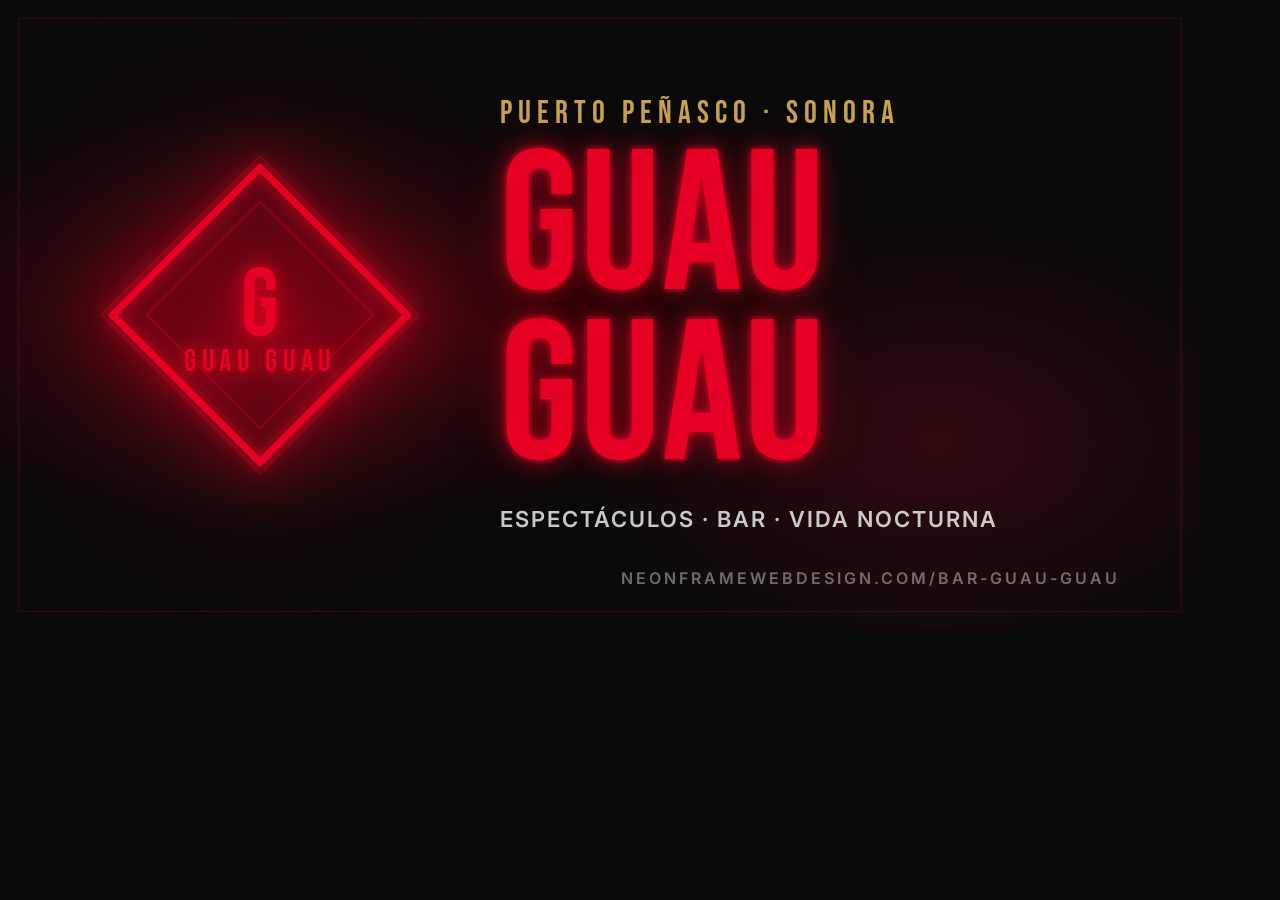
<file: assets/og-card.html>
<!doctype html>
<html lang="es">
<head>
<meta charset="utf-8" />
<link rel="preconnect" href="https://fonts.googleapis.com" />
<link rel="preconnect" href="https://fonts.gstatic.com" crossorigin />
<link href="https://fonts.googleapis.com/css2?family=Bebas+Neue&family=Inter:wght@400;600&display=swap" rel="stylesheet" />
<style>
  *{margin:0;padding:0;box-sizing:border-box}
  html,body{width:1200px;height:630px;overflow:hidden;background:#0A0A0A;color:#fff;font-family:'Inter',sans-serif}
  .card{
    width:1200px;height:630px;position:relative;
    background:
      radial-gradient(ellipse 70% 50% at 25% 50%, rgba(122,0,16,0.55) 0%, rgba(122,0,16,0.18) 35%, transparent 65%),
      radial-gradient(ellipse 50% 60% at 78% 70%, rgba(230,0,35,0.18) 0%, transparent 60%),
      #0A0A0A;
    display:grid;grid-template-columns: 360px 1fr;
    align-items:center;
    padding: 0 80px;
    gap: 60px;
  }
  .card::before{
    content:"";position:absolute;inset:18px;border:1px solid rgba(230,0,35,0.18);pointer-events:none;
  }
  .diamond-wrap{
    width:340px;height:340px;justify-self:center;
    filter:
      drop-shadow(0 0 8px rgba(230,0,35,1))
      drop-shadow(0 0 30px rgba(230,0,35,0.85))
      drop-shadow(0 0 70px rgba(230,0,35,0.55))
      drop-shadow(0 0 130px rgba(230,0,35,0.3));
  }
  .text-wrap{display:flex;flex-direction:column;gap:14px;}
  .eyebrow{
    font-family:'Bebas Neue',sans-serif;font-size:32px;
    color:#C9A24E;letter-spacing:6px;line-height:1;
  }
  .wordmark{
    font-family:'Bebas Neue',sans-serif;
    font-size:200px;color:#E60023;line-height:0.85;
    letter-spacing:2px;
    text-shadow:
      0 0 6px rgba(230,0,35,0.9),
      0 0 20px rgba(230,0,35,0.6),
      0 0 50px rgba(230,0,35,0.3);
  }
  .tag{
    font-family:'Inter',sans-serif;font-weight:600;font-size:22px;
    color:rgba(255,255,255,0.78);letter-spacing:2px;text-transform:uppercase;
    margin-top:8px;
  }
  .url{
    position:absolute;bottom:42px;right:80px;
    font-family:'Inter',sans-serif;font-weight:600;font-size:16px;
    color:rgba(255,255,255,0.4);letter-spacing:3px;text-transform:uppercase;
  }
</style>
</head>
<body>
<div class="card">
  <div class="diamond-wrap">
    <svg viewBox="0 0 120 120" xmlns="http://www.w3.org/2000/svg" width="340" height="340">
      <polygon points="60,4 116,60 60,116 4,60" stroke="rgba(230,0,35,0.25)" stroke-width="0.7" fill="none"/>
      <polygon points="60,8 112,60 60,112 8,60" stroke="#E60023" stroke-width="2.5" fill="none"/>
      <polygon points="60,20 100,60 60,100 20,60" stroke="rgba(230,0,35,0.3)" stroke-width="0.7" fill="none"/>
      <text x="60" y="55" font-family="'Bebas Neue', sans-serif" font-size="34" fill="#E60023"
            text-anchor="middle" dominant-baseline="middle">G</text>
      <text x="60" y="76" font-family="'Bebas Neue', sans-serif" font-size="11" fill="#E60023"
            text-anchor="middle" dominant-baseline="middle" letter-spacing="2">GUAU GUAU</text>
    </svg>
  </div>
  <div class="text-wrap">
    <div class="eyebrow">PUERTO PEN&#771;ASCO &middot; SONORA</div>
    <div class="wordmark">GUAU<br/>GUAU</div>
    <div class="tag">Espect&aacute;culos &middot; Bar &middot; Vida nocturna</div>
  </div>
  <div class="url">neonframewebdesign.com/bar-guau-guau</div>
</div>
</body>
</html>
</file>
<file: css/style.css>
/* ============================================================
   BAR GUAU GUAU -- Puerto Penasco, Sonora MX
   MAX EFFORT UPGRADE PASS -- NeonFrame Web Design
   Mobile-first: 320px baseline, scales to 1440px+
   Palette: Neon Red / Oxblood / Warm Gold / Near-Black
   ============================================================ */

/* ── Reset and Base ─────────────────────────────────────────── */
*, *::before, *::after {
  box-sizing: border-box;
  margin: 0;
  padding: 0;
}

:root {
  /* Brand palette */
  --red:          #E60023;
  --oxblood:      #7A0010;
  --gold:         #C9A24E;
  --bg:           #080808;
  --bg-alt:       #0f0f0f;
  --bg-card:      linear-gradient(135deg, #160d0d 0%, #0f0f0f 100%);
  --mauve:        #705080;
  --text:         #F0EDE8;
  --text-muted:   #9A9090;

  /* Typography */
  --font-display: 'Bebas Neue', sans-serif;
  --font-body:    'Inter', sans-serif;

  /* Layout */
  --edge:   clamp(1rem, 5vw, 4rem);
  --radius: 3px;
  --nav-h:  64px;

  /* Motion */
  --ease-out:   cubic-bezier(0.25, 0.46, 0.45, 0.94);
  --ease-back:  cubic-bezier(0.34, 1.56, 0.64, 1);
}

html {
  scroll-behavior: smooth;
  font-size: 16px;
}

body {
  font-family: var(--font-body);
  background: var(--bg);
  color: var(--text);
  overflow-x: hidden;
  -webkit-font-smoothing: antialiased;
}

body.loading { overflow: hidden; }

img {
  display: block;
  max-width: 100%;
  height: auto;
}

a {
  color: inherit;
  text-decoration: none;
}

ul { list-style: none; }

::selection {
  background: var(--red);
  color: var(--bg);
}

/* ── Language visibility ─────────────────────────────────────── */
body[data-lang="es"] [data-hide-es] { display: none !important; }
body[data-lang="en"] [data-hide-en] { display: none !important; }

/* ── Branded Loader (first visit only) ───────────────────────── */
#loader {
  position: fixed;
  inset: 0;
  z-index: 10100;
  background: var(--bg);
  display: flex;
  flex-direction: column;
  align-items: center;
  justify-content: center;
  gap: 2rem;
  transition: opacity 0.5s ease;
  overflow: hidden;
}

/* Loader grain */
#loader::before {
  content: '';
  position: absolute;
  inset: 0;
  opacity: 0.05;
  background-image: url("data:image/svg+xml,%3Csvg xmlns='http://www.w3.org/2000/svg' width='200' height='200'%3E%3Cfilter id='n'%3E%3CfeTurbulence type='fractalNoise' baseFrequency='0.75' numOctaves='4' stitchTiles='stitch'/%3E%3C/filter%3E%3Crect width='200' height='200' filter='url(%23n)' opacity='1'/%3E%3C/svg%3E");
  background-size: 200px 200px;
  pointer-events: none;
}

#loader.fade-out {
  opacity: 0;
  pointer-events: none;
}

.loader-logo-wrap {
  display: flex;
  flex-direction: column;
  align-items: center;
  gap: 1rem;
  position: relative;
  z-index: 1;
}

/* Loader radial bloom */
.loader-logo-wrap::before {
  content: '';
  position: absolute;
  inset: -80px;
  background: radial-gradient(ellipse 80% 60% at 50% 50%, rgba(122,0,16,0.6) 0%, transparent 70%);
  pointer-events: none;
  z-index: 0;
  animation: loader-bloom-pulse 1.8s ease-in-out infinite;
}

@keyframes loader-bloom-pulse {
  0%, 100% { opacity: 0.7; transform: scale(1); }
  50% { opacity: 1; transform: scale(1.1); }
}

.loader-svg {
  width: 110px;
  height: 110px;
  position: relative;
  z-index: 1;
  filter:
    drop-shadow(0 0 6px  rgba(230, 0, 35, 0.95))
    drop-shadow(0 0 20px rgba(230, 0, 35, 0.7))
    drop-shadow(0 0 40px rgba(230, 0, 35, 0.4));
}

.loader-diamond {
  stroke-dasharray: 340;
  stroke-dashoffset: 340;
  animation: draw-diamond 1.4s ease forwards 0.1s;
}

@keyframes draw-diamond {
  to { stroke-dashoffset: 0; }
}

.loader-g-text {
  opacity: 0;
  animation: fade-in-text 0.5s ease forwards 1.2s;
}

.loader-wordmark-text {
  opacity: 0;
  animation: fade-in-text 0.5s ease forwards 1.4s;
}

.loader-wordmark {
  font-family: var(--font-display);
  font-size: 2.2rem;
  color: #FF1E2D;
  letter-spacing: 0.35em;
  opacity: 0;
  animation: fade-in-text 0.5s ease forwards 1.5s;
  text-shadow:
    0 0 4px rgba(255, 30, 48, 0.42),
    0 0 14px rgba(230,0,35,0.6),
    0 0 26px rgba(230,0,35,0.45);
  position: relative;
  z-index: 1;
}

@keyframes fade-in-text {
  to { opacity: 1; }
}

/* Neon flash overlay that fires at end of loader */
.loader-flash {
  position: absolute;
  inset: 0;
  background: var(--red);
  opacity: 0;
  pointer-events: none;
  z-index: 2;
  animation: loader-flash 0.35s ease forwards 2.0s;
}

@keyframes loader-flash {
  0%   { opacity: 0; }
  30%  { opacity: 0.22; }
  100% { opacity: 0; }
}

.loader-bar-track {
  width: 180px;
  height: 2px;
  background: rgba(230, 0, 35, 0.15);
  border-radius: 1px;
  overflow: hidden;
  position: relative;
  z-index: 1;
}

.loader-bar-fill {
  height: 100%;
  width: 0%;
  background: linear-gradient(to right, var(--oxblood), var(--red));
  border-radius: 1px;
  box-shadow: 0 0 8px rgba(230,0,35,0.6);
  transition: width 0.08s linear;
}

/* ── Age Gate ────────────────────────────────────────────────── */
#age-gate {
  position: fixed;
  inset: 0;
  z-index: 10000;
  display: flex;
  flex-direction: column;
  align-items: center;
  justify-content: center;
  gap: 1.75rem;
  padding: 2rem var(--edge);
  overflow: hidden;
}

/* Full-bleed bg photo */
.age-gate-bg {
  position: absolute;
  inset: 0;
  z-index: 0;
  background:
    url('../assets/clean/diamond_g_sign_lit.jpg') center center / cover no-repeat;
  animation: age-gate-zoom 10s ease-in-out infinite alternate;
}

@keyframes age-gate-zoom {
  0%   { transform: scale(1); }
  100% { transform: scale(1.08); }
}

/* Heavy dark overlay + radial bloom */
.age-gate-overlay {
  position: absolute;
  inset: 0;
  z-index: 1;
  background:
    radial-gradient(ellipse 55% 50% at 50% 45%, rgba(122,0,16,0.55) 0%, transparent 65%),
    linear-gradient(to bottom, rgba(8,8,8,0.82) 0%, rgba(8,8,8,0.72) 40%, rgba(8,8,8,0.92) 100%);
}

/* All age-gate content sits above overlays */
#age-gate > *:not(.age-gate-bg):not(.age-gate-overlay) {
  position: relative;
  z-index: 2;
}

.age-gate-logo {
  width: 130px;
  height: 130px;
  opacity: 0;
  animation:
    age-gate-logo-in 1s var(--ease-out) forwards 0.3s,
    logo-breathe 3.5s ease-in-out infinite 1.5s;
  filter:
    drop-shadow(0 0 6px  rgba(230, 0, 35, 0.95))
    drop-shadow(0 0 20px rgba(230, 0, 35, 0.7))
    drop-shadow(0 0 50px rgba(230, 0, 35, 0.4));
}

@keyframes age-gate-logo-in {
  0%   { opacity: 0; transform: scale(0.85); }
  100% { opacity: 1; transform: scale(1); }
}

@keyframes logo-breathe {
  0%, 100% { filter:
    drop-shadow(0 0 6px  rgba(230, 0, 35, 0.95))
    drop-shadow(0 0 20px rgba(230, 0, 35, 0.7))
    drop-shadow(0 0 50px rgba(230, 0, 35, 0.4)); }
  50%       { filter:
    drop-shadow(0 0 8px  rgba(230, 0, 35, 1))
    drop-shadow(0 0 28px rgba(230, 0, 35, 0.85))
    drop-shadow(0 0 70px rgba(230, 0, 35, 0.55)); }
}

.age-gate-brand {
  font-family: var(--font-display);
  font-size: clamp(2.8rem, 8vw, 4rem);
  color: #FF1E2D;
  letter-spacing: 0.3em;
  text-shadow:
    0 0 4px rgba(255, 30, 48, 0.42),
    0 0 16px rgba(230,0,35,0.62),
    0 0 28px rgba(230,0,35,0.46);
  opacity: 0;
  animation: fade-up-in 0.7s var(--ease-out) forwards 0.9s;
}

.age-gate-statement {
  text-align: center;
  opacity: 0;
  animation: fade-up-in 0.7s var(--ease-out) forwards 1.1s;
}

@keyframes fade-up-in {
  0%   { opacity: 0; transform: translateY(16px); }
  100% { opacity: 1; transform: translateY(0); }
}

.age-gate-statement .line-es {
  font-family: var(--font-body);
  font-weight: 400;
  font-size: 1.05rem;
  color: var(--text);
  display: block;
}

.age-gate-statement .line-en {
  font-family: var(--font-body);
  font-weight: 400;
  font-size: 1.05rem;
  color: var(--text);
  display: block;
  margin-top: 0.3rem;
}

.age-gate-ctas {
  display: flex;
  flex-direction: column;
  gap: 0.9rem;
  width: 100%;
  max-width: 320px;
  opacity: 0;
  animation: fade-up-in 0.7s var(--ease-out) forwards 1.3s;
}

#age-enter {
  font-family: var(--font-display);
  font-size: 1.5rem;
  background: transparent;
  color: var(--red);
  border: 2px solid var(--red);
  width: 100%;
  min-height: 56px;
  cursor: pointer;
  letter-spacing: 0.14em;
  transition: background 0.3s ease, box-shadow 0.3s ease, transform 0.2s ease;
  border-radius: var(--radius);
  position: relative;
  overflow: hidden;
}

#age-enter::before {
  content: '';
  position: absolute;
  inset: 0;
  background: var(--red);
  transform: scaleX(0);
  transform-origin: left;
  transition: transform 0.35s var(--ease-out);
  z-index: 0;
}

#age-enter span {
  position: relative;
  z-index: 1;
  transition: color 0.3s ease;
}

#age-enter:hover::before,
#age-enter:focus-visible::before {
  transform: scaleX(1);
}

#age-enter:hover span,
#age-enter:focus-visible span {
  color: var(--bg);
}

#age-enter:hover {
  box-shadow:
    0 0 22px rgba(230, 0, 35, 0.7),
    0 0 55px rgba(230, 0, 35, 0.35),
    inset 0 0 30px rgba(230,0,35,0.1);
  transform: translateY(-2px);
  outline: none;
}

/* Pulse glow on the enter button, looping */
#age-enter {
  animation: enter-btn-pulse 2.5s ease-in-out infinite 2s;
}

@keyframes enter-btn-pulse {
  0%, 100% { box-shadow: 0 0 10px rgba(230,0,35,0.3), 0 0 30px rgba(230,0,35,0.15); }
  50%       { box-shadow: 0 0 20px rgba(230,0,35,0.6), 0 0 50px rgba(230,0,35,0.3); }
}

#age-enter:hover {
  animation: none;
}

#age-exit {
  font-family: var(--font-body);
  font-size: 0.85rem;
  background: transparent;
  color: var(--text-muted);
  border: 1px solid rgba(154, 144, 144, 0.25);
  width: 100%;
  min-height: 44px;
  cursor: pointer;
  transition: color 0.2s ease, border-color 0.2s ease;
  border-radius: var(--radius);
}

#age-exit:hover {
  color: var(--text);
  border-color: rgba(154, 144, 144, 0.5);
}

.age-gate-fine {
  font-family: var(--font-body);
  font-size: 0.95rem;
  color: var(--text-muted);
  text-align: center;
  max-width: 320px;
  line-height: 1.55;
  opacity: 0;
  animation: fade-up-in 0.7s var(--ease-out) forwards 1.5s;
}

/* ── Nav ─────────────────────────────────────────────────────── */
nav {
  position: fixed;
  top: 0;
  left: 0;
  right: 0;
  z-index: 900;
  height: var(--nav-h);
  background: rgba(8, 8, 8, 0.88);
  backdrop-filter: blur(14px);
  -webkit-backdrop-filter: blur(14px);
  border-bottom: 1px solid rgba(230, 0, 35, 0.28);
  display: flex;
  align-items: center;
  justify-content: space-between;
  padding: 0 var(--edge);
  transition: background 0.3s ease;
}

nav.scrolled {
  background: rgba(8, 8, 8, 0.97);
  border-bottom-color: rgba(230, 0, 35, 0.5);
}

.nav-logo {
  display: flex;
  align-items: center;
  gap: 0.6rem;
  flex-shrink: 0;
}

.nav-logo-svg {
  width: 36px;
  height: 36px;
  flex-shrink: 0;
  transition: filter 0.3s ease;
  filter: drop-shadow(0 0 4px rgba(230,0,35,0.5));
}

.nav-logo:hover .nav-logo-svg {
  filter: drop-shadow(0 0 8px rgba(230,0,35,0.9)) drop-shadow(0 0 18px rgba(230,0,35,0.5));
}

.nav-wordmark {
  font-family: var(--font-display);
  font-size: 1.3rem;
  color: var(--red);
  letter-spacing: 0.2em;
  display: none;
  text-shadow: 0 0 8px rgba(230,0,35,0.5);
}

.nav-right {
  display: flex;
  align-items: center;
  gap: 1rem;
}

/* Nav links: desktop only */
.nav-links {
  display: none;
  align-items: center;
  gap: 1.5rem;
}

.nav-links a {
  font-family: var(--font-body);
  font-weight: 600;
  font-size: 0.8rem;
  text-transform: uppercase;
  letter-spacing: 0.12em;
  color: var(--text);
  transition: color 0.2s ease;
  position: relative;
}

.nav-links a::after {
  content: '';
  position: absolute;
  bottom: -3px;
  left: 0;
  right: 0;
  height: 1px;
  background: var(--red);
  transform: scaleX(0);
  transform-origin: left;
  transition: transform 0.25s var(--ease-out);
  box-shadow: 0 0 6px rgba(230,0,35,0.6);
}

.nav-links a:hover::after,
.nav-links a.active::after {
  transform: scaleX(1);
}

.nav-links a:hover,
.nav-links a.active {
  color: var(--red);
}

/* Lang toggle pill */
.lang-toggle {
  display: flex;
  align-items: center;
  gap: 0.35rem;
  background: rgba(240, 237, 232, 0.07);
  border: 1px solid rgba(240, 237, 232, 0.12);
  border-radius: 20px;
  padding: 0.3rem 0.7rem;
  cursor: pointer;
  font-family: var(--font-body);
  font-size: 0.78rem;
  color: var(--text);
  transition: background 0.2s ease, border-color 0.2s ease;
  white-space: nowrap;
  min-height: 34px;
}

.lang-toggle:hover {
  background: rgba(240, 237, 232, 0.13);
  border-color: rgba(240, 237, 232, 0.28);
}

.lt-flag { font-size: 1rem; line-height: 1; }
.lt-label { font-weight: 600; }

/* Nav CTA (desktop only) */
.nav-cta {
  display: none;
  font-family: var(--font-display);
  font-size: 1rem;
  background: var(--red);
  color: var(--bg);
  border: none;
  padding: 0.45rem 1.1rem;
  cursor: pointer;
  border-radius: var(--radius);
  letter-spacing: 0.08em;
  transition: background 0.25s ease, box-shadow 0.25s ease, transform 0.2s ease;
  min-height: 40px;
  text-decoration: none;
}

.nav-cta:hover {
  background: var(--oxblood);
  box-shadow: 0 0 20px rgba(230, 0, 35, 0.65), 0 0 40px rgba(230,0,35,0.25);
  transform: translateY(-1px);
}

/* Hamburger button */
.nav-hamburger {
  background: none;
  border: none;
  cursor: pointer;
  padding: 0.5rem;
  display: flex;
  flex-direction: column;
  gap: 5px;
  min-height: 48px;
  align-items: center;
  justify-content: center;
}

.nav-hamburger span {
  display: block;
  width: 22px;
  height: 2px;
  background: var(--text);
  border-radius: 1px;
  transition: transform 0.3s ease, opacity 0.3s ease;
}

.nav-hamburger.open span:nth-child(1) {
  transform: translateY(7px) rotate(45deg);
}
.nav-hamburger.open span:nth-child(2) {
  opacity: 0;
}
.nav-hamburger.open span:nth-child(3) {
  transform: translateY(-7px) rotate(-45deg);
}

/* Nav drawer (mobile) */
.nav-drawer {
  position: fixed;
  top: var(--nav-h);
  left: 0;
  right: 0;
  z-index: 850;
  background: rgba(8, 8, 8, 0.98);
  backdrop-filter: blur(12px);
  transform: translateY(-100%);
  transition: transform 0.35s var(--ease-out);
  border-bottom: 1px solid rgba(230, 0, 35, 0.2);
  padding: 1rem 0 1.5rem;
}

.nav-drawer.open {
  transform: translateY(0);
}

.nav-drawer ul {
  display: flex;
  flex-direction: column;
}

.nav-drawer ul li a {
  display: block;
  padding: 0.9rem var(--edge);
  font-family: var(--font-body);
  font-weight: 600;
  font-size: 0.9rem;
  text-transform: uppercase;
  letter-spacing: 0.1em;
  color: var(--text);
  border-bottom: 1px solid rgba(230, 0, 35, 0.12);
  transition: color 0.2s ease, padding-left 0.2s ease;
}

.nav-drawer ul li a:hover {
  color: var(--red);
  padding-left: calc(var(--edge) + 0.5rem);
}

.drawer-cta {
  display: block;
  font-family: var(--font-display);
  font-size: 1.2rem;
  background: var(--red);
  color: var(--bg);
  text-align: center;
  padding: 0.75rem var(--edge);
  margin: 1rem var(--edge) 0;
  border-radius: var(--radius);
  transition: background 0.25s ease, box-shadow 0.25s ease;
  letter-spacing: 0.08em;
}

.drawer-cta:hover {
  background: var(--oxblood);
  box-shadow: 0 0 18px rgba(230,0,35,0.5);
}

/* ── Desktop nav overrides ───────────────────────────────────── */
@media (min-width: 768px) {
  /* MANDATORY: prevent ghost dual-nav bug from Cartoon Barbershop */
  .nav-drawer { display: none !important; }

  .nav-hamburger { display: none; }
  .nav-links { display: flex; }
  .nav-cta { display: flex; align-items: center; }
  .nav-wordmark { display: block; }
}

/* ── Hero: pure CSS + SVG nightclub composition ──────────────── */
#hero { padding-top: var(--nav-h); }

.hero-wrap {
  position: relative;
  overflow: hidden;
  height: calc(100dvh - var(--nav-h));
  min-height: calc(600px - var(--nav-h));
  background: var(--bg);
}

/* --- Hero building photo + flickering GUAU neon sign --- */
.hero-photo {
  position: absolute;
  inset: 0;
  z-index: 0;
  overflow: hidden;
  background: var(--bg);
  display: flex;
  align-items: center;
  justify-content: center;
}
/* Blurred, darkened backdrop fills the frame so there are no letterbox
   bars behind the photo, and adds neon-lit atmosphere. */
.hero-photo-blur {
  position: absolute;
  inset: 0;
  width: 100%;
  height: 100%;
  object-fit: cover;
  object-position: center 30%;
  filter: blur(34px) brightness(0.42) saturate(1.15);
  transform: scale(1.15);
}
/* Frame is sized to exactly match the displayed photo (image aspect
   1600x1299) so its edges land on the real photo edges and percentage
   positions map to fixed spots on the photo at any viewport. */
.hero-photo-frame {
  position: relative;
  width: 100%;
  height: 100%;
  max-width: calc((100dvh - var(--nav-h)) * 1600 / 1299);
  max-height: calc(100vw * 1299 / 1600);
  /* Feather all edges so the photo melts into the blurred backdrop
     instead of reading as a hard rectangle. Radius is kept under 50% so
     the edge midpoints fall in the fade zone (not the opaque core). */
  -webkit-mask-image: radial-gradient(ellipse 56% 58% at 50% 46%, #000 56%, rgba(0,0,0,0.4) 82%, transparent 100%);
          mask-image: radial-gradient(ellipse 56% 58% at 50% 46%, #000 56%, rgba(0,0,0,0.4) 82%, transparent 100%);
}
.hero-photo-base,
.hero-photo-flicker {
  position: absolute;
  inset: 0;
  width: 100%;
  height: 100%;
  object-fit: cover;
}
/* Brightened copy, masked to ONLY the two neon signs (the big GUAU on
   the left and the angled sign on the right), so just the signs
   flicker/flash while the rest of the building stays steady. */
.hero-photo-flicker {
  filter: brightness(1.7) saturate(1.4) contrast(1.05);
  mix-blend-mode: screen;
  opacity: 0.9;
  will-change: opacity;
  animation: guau-neon-flicker 5.5s steps(1, end) infinite;
  -webkit-mask-image:
    radial-gradient(ellipse 30% 15% at 32% 39%, #000 50%, transparent 100%),
    radial-gradient(ellipse 13% 16% at 82% 45%, #000 46%, transparent 100%);
          mask-image:
    radial-gradient(ellipse 30% 15% at 32% 39%, #000 50%, transparent 100%),
    radial-gradient(ellipse 13% 16% at 82% 45%, #000 46%, transparent 100%);
}
@keyframes guau-neon-flicker {
  0%   { opacity: 0.9; }
  2%   { opacity: 0.18; }
  3%   { opacity: 0.92; }
  5%   { opacity: 0.35; }
  6%   { opacity: 0.92; }
  7%   { opacity: 0.5; }
  8%   { opacity: 0.9; }
  30%  { opacity: 0.9; }
  31%  { opacity: 0.15; }
  32%  { opacity: 0.92; }
  58%  { opacity: 0.9; }
  59%  { opacity: 0.4; }
  60%  { opacity: 0.92; }
  61%  { opacity: 0.2; }
  62%  { opacity: 0.9; }
  100% { opacity: 0.9; }
}
@media (max-width: 767px) {
  /* On tall phone screens, anchor the photo to the top and cap its
     height so there is room for the text right beneath it. */
  .hero-photo { align-items: flex-start; }
  .hero-photo-frame { margin-top: 4vh; max-height: 42vh; }
  /* Pull the hero text up under the photo instead of pinning it to the
     bottom (which left a big empty gap in the middle on mobile). */
  .hero-content {
    top: 45vh;
    justify-content: flex-start;
    padding-top: 1.5rem;
    background: linear-gradient(
      to bottom,
      rgba(8, 8, 8, 0.35) 0%,
      rgba(8, 8, 8, 0.82) 14%,
      rgba(8, 8, 8, 0.97) 45%,
      #080808 100%
    );
  }
  .scroll-cue { display: none; }
}
@media (prefers-reduced-motion: reduce) {
  .hero-photo-flicker { animation: none; opacity: 0.7; }
}

/* --- Layer 1: Film grain / noise texture --- */
.hero-grain {
  position: absolute;
  inset: 0;
  z-index: 1;
  opacity: 0.055;
  background-image: url("data:image/svg+xml,%3Csvg xmlns='http://www.w3.org/2000/svg' width='200' height='200'%3E%3Cfilter id='n'%3E%3CfeTurbulence type='fractalNoise' baseFrequency='0.75' numOctaves='4' stitchTiles='stitch'/%3E%3C/filter%3E%3Crect width='200' height='200' filter='url(%23n)' opacity='1'/%3E%3C/svg%3E");
  background-size: 200px 200px;
  pointer-events: none;
}

/* --- Layer 2: Deep oxblood radial bloom behind centerpiece --- */
.hero-bloom {
  position: absolute;
  inset: 0;
  z-index: 2;
  background:
    radial-gradient(
      ellipse 80% 65% at 50% 36%,
      rgba(122, 0, 16, 0.85) 0%,
      rgba(122, 0, 16, 0.45) 30%,
      transparent 65%
    ),
    radial-gradient(
      ellipse 45% 35% at 50% 36%,
      rgba(230, 0, 35, 0.15) 0%,
      transparent 60%
    );
  pointer-events: none;
}

/* --- Layer 3: Horizontal neon sweep --- */
.hero-neon-pulse {
  position: absolute;
  inset: 0;
  z-index: 3;
  overflow: hidden;
  pointer-events: none;
}

.hero-neon-pulse::before {
  content: '';
  position: absolute;
  top: 0;
  bottom: 0;
  left: -60%;
  width: 40%;
  background: linear-gradient(
    to right,
    transparent 0%,
    rgba(230, 0, 35, 0.08) 30%,
    rgba(230, 0, 35, 0.14) 50%,
    rgba(230, 0, 35, 0.08) 70%,
    transparent 100%
  );
  animation: neon-sweep 7s ease-in-out infinite;
}

@keyframes neon-sweep {
  0%   { left: -60%; opacity: 0; }
  8%   { opacity: 1; }
  92%  { opacity: 1; }
  100% { left: 120%; opacity: 0; }
}

/* --- Layer 4: Diamond-G SVG centerpiece --- */
.hero-centerpiece {
  position: absolute;
  top: var(--nav-h);
  left: 0;
  right: 0;
  height: calc(56% - var(--nav-h));
  z-index: 4;
  display: flex;
  align-items: center;
  justify-content: center;
  pointer-events: none;
}

.hero-diamond-svg {
  width:  clamp(220px, 34vh, 360px);
  height: clamp(220px, 34vh, 360px);
  filter:
    drop-shadow(0 0 5px  rgba(230, 0, 35, 0.98))
    drop-shadow(0 0 16px rgba(230, 0, 35, 0.8))
    drop-shadow(0 0 36px rgba(230, 0, 35, 0.55))
    drop-shadow(0 0 70px rgba(230, 0, 35, 0.28));
  animation: diamond-combined 8s ease-in-out infinite, diamond-glow-pulse 3s ease-in-out infinite;
  transform-origin: center center;
}

@keyframes diamond-combined {
  0%   { transform: rotate(-2deg); }
  50%  { transform: rotate(2deg); }
  100% { transform: rotate(-2deg); }
}

@keyframes diamond-glow-pulse {
  0%, 100% {
    filter:
      drop-shadow(0 0 5px  rgba(230, 0, 35, 0.98))
      drop-shadow(0 0 16px rgba(230, 0, 35, 0.8))
      drop-shadow(0 0 36px rgba(230, 0, 35, 0.55))
      drop-shadow(0 0 70px rgba(230, 0, 35, 0.28));
  }
  50% {
    filter:
      drop-shadow(0 0 5px  rgba(230, 0, 35, 1))
      drop-shadow(0 0 22px rgba(230, 0, 35, 0.9))
      drop-shadow(0 0 50px rgba(230, 0, 35, 0.65))
      drop-shadow(0 0 90px rgba(230, 0, 35, 0.38));
  }
}

/* Neon flicker keyframe on diamond */
.diamond-main {
  animation: neon-flicker 8s ease-in-out infinite;
}

@keyframes neon-flicker {
  0%, 47%, 49%, 51%, 80%, 100% { opacity: 1; }
  48%, 50% { opacity: 0.4; }
}

/* Ember particles -- floating red dots */
.hero-particles {
  position: absolute;
  inset: 0;
  z-index: 3;
  pointer-events: none;
  overflow: hidden;
}

.ember {
  position: absolute;
  bottom: 0;
  border-radius: 50%;
  background: var(--red);
  opacity: 0;
  animation: ember-float linear infinite;
}

.ember:nth-child(1)  { left: 15%; width: 3px; height: 3px; animation-duration: 7s; animation-delay: 0s; }
.ember:nth-child(2)  { left: 28%; width: 2px; height: 2px; animation-duration: 9s; animation-delay: 1.5s; }
.ember:nth-child(3)  { left: 42%; width: 4px; height: 4px; animation-duration: 6s; animation-delay: 0.8s; }
.ember:nth-child(4)  { left: 55%; width: 2px; height: 2px; animation-duration: 10s; animation-delay: 2.2s; }
.ember:nth-child(5)  { left: 67%; width: 3px; height: 3px; animation-duration: 8s; animation-delay: 0.3s; }
.ember:nth-child(6)  { left: 80%; width: 2px; height: 2px; animation-duration: 7.5s; animation-delay: 1.1s; }
.ember:nth-child(7)  { left: 35%; width: 3px; height: 3px; animation-duration: 11s; animation-delay: 3s; }
.ember:nth-child(8)  { left: 72%; width: 2px; height: 2px; animation-duration: 8.5s; animation-delay: 0.6s; }

@keyframes ember-float {
  0%   { transform: translateY(0) translateX(0); opacity: 0; }
  10%  { opacity: 0.7; }
  50%  { transform: translateY(-45vh) translateX(20px); opacity: 0.4; }
  90%  { opacity: 0; }
  100% { transform: translateY(-90vh) translateX(-15px); opacity: 0; }
}

/* Mouse-follow glow (set via JS) */
.hero-mouse-glow {
  position: absolute;
  inset: 0;
  z-index: 3;
  pointer-events: none;
  opacity: 0;
  transition: opacity 0.5s ease;
  background: radial-gradient(circle 220px at 50% 50%, rgba(230,0,35,0.08) 0%, transparent 70%);
}

/* --- Layer 5: Text content and CTAs --- */
.hero-content {
  position: absolute;
  bottom: 0;
  left: 0;
  right: 0;
  z-index: 5;
  display: flex;
  flex-direction: column;
  align-items: flex-start;
  padding: 0 var(--edge) clamp(2.5rem, 7vh, 5rem);
  background: linear-gradient(
    to bottom,
    transparent 0%,
    rgba(8, 8, 8, 0.5) 25%,
    rgba(8, 8, 8, 0.88) 60%,
    rgba(8, 8, 8, 0.99) 100%
  );
  top: 28%;
  justify-content: flex-end;
}

.hero-eyebrow {
  font-family: var(--font-display);
  font-size: clamp(0.75rem, 2vw, 0.9rem);
  color: var(--gold);
  letter-spacing: 0.35em;
  margin-bottom: 0.6rem;
  text-shadow: 0 0 8px rgba(201,162,78,0.5);
}

.hero-h1 {
  font-family: var(--font-display);
  font-size: clamp(3.2rem, 9vw, 6.5rem);
  color: #FF1E2D;
  line-height: 0.9;
  margin-bottom: 0.85rem;
  /* Match the subpage headers (DRINKS/EVENTS/VISIT US): vivid red, NO white core,
     glow capped at 30px so iOS keeps it a halo, not a blob. */
  text-shadow:
    0 0 4px rgba(255, 30, 48, 0.42),
    0 0 16px rgba(230, 0, 35, 0.65),
    0 0 30px rgba(230, 0, 35, 0.5);
  animation: neon-pulse-text 3.4s ease-in-out infinite;
}

@keyframes neon-pulse-text {
  0%, 100% {
    text-shadow:
      0 0 4px rgba(255, 30, 48, 0.42),
      0 0 16px rgba(230, 0, 35, 0.6),
      0 0 30px rgba(230, 0, 35, 0.45);
  }
  50% {
    text-shadow:
      0 0 5px rgba(255, 30, 48, 0.5),
      0 0 20px rgba(230, 0, 35, 0.72),
      0 0 30px rgba(230, 0, 35, 0.55);
  }
}

.hero-sub {
  font-family: var(--font-body);
  font-weight: 400;
  font-size: clamp(0.95rem, 2.5vw, 1.1rem);
  color: rgba(240, 237, 232, 0.88);
  max-width: 500px;
  line-height: 1.6;
  margin-bottom: 1.75rem;
}

.hero-ctas {
  display: flex;
  flex-wrap: wrap;
  gap: 0.75rem;
}

/* Primary button */
.btn-primary {
  font-family: var(--font-display);
  font-size: 1.1rem;
  background: var(--red);
  color: var(--bg);
  border: none;
  padding: 0.75rem 1.8rem;
  cursor: pointer;
  border-radius: var(--radius);
  letter-spacing: 0.1em;
  transition: background 0.25s ease, box-shadow 0.25s ease, transform 0.2s var(--ease-out);
  min-height: 50px;
  display: inline-flex;
  align-items: center;
  justify-content: center;
  text-decoration: none;
}

.btn-primary:hover {
  background: var(--oxblood);
  box-shadow: 0 0 24px rgba(230, 0, 35, 0.7), 0 0 50px rgba(230,0,35,0.3);
  transform: translateY(-3px);
}

/* Ghost button */
.btn-ghost {
  font-family: var(--font-display);
  font-size: 1.1rem;
  background: transparent;
  color: var(--red);
  border: 1.5px solid var(--red);
  padding: 0.75rem 1.8rem;
  cursor: pointer;
  border-radius: var(--radius);
  letter-spacing: 0.1em;
  transition: background 0.25s ease, box-shadow 0.25s ease, transform 0.2s var(--ease-out);
  min-height: 50px;
  display: inline-flex;
  align-items: center;
  justify-content: center;
  text-decoration: none;
}

.btn-ghost:hover {
  background: rgba(230, 0, 35, 0.12);
  box-shadow: 0 0 20px rgba(230, 0, 35, 0.5), 0 0 40px rgba(230,0,35,0.2);
  transform: translateY(-3px);
}

/* Scroll cue */
.scroll-cue {
  position: absolute;
  bottom: 1.5rem;
  left: 50%;
  transform: translateX(-50%);
  z-index: 6;
  display: flex;
  flex-direction: column;
  align-items: center;
  gap: 0.25rem;
  pointer-events: none;
  animation: bounce-down 2s ease-in-out infinite;
  transition: opacity 0.4s ease;
}

.scroll-cue-chevron {
  color: var(--gold);
  font-size: 1.6rem;
  line-height: 1;
  opacity: 0.9;
}

.scroll-cue-label {
  font-family: var(--font-display);
  font-size: 0.65rem;
  color: var(--gold);
  letter-spacing: 0.3em;
  opacity: 0.75;
}

@keyframes bounce-down {
  0%, 100% { transform: translateX(-50%) translateY(0); }
  50%       { transform: translateX(-50%) translateY(8px); }
}

/* Desktop scale-ups */
@media (min-width: 768px) {
  .hero-centerpiece { height: calc(60% - var(--nav-h)); }
  .hero-diamond-svg {
    width:  clamp(280px, 40vh, 440px);
    height: clamp(280px, 40vh, 440px);
  }
  .hero-content { top: 26%; }
}

@media (min-width: 1024px) {
  .hero-diamond-svg {
    width:  clamp(320px, 42vh, 500px);
    height: clamp(320px, 42vh, 500px);
  }
}

/* ── Preview Strip (home page) ───────────────────────────────── */
.preview-strip {
  background: var(--bg-alt);
  overflow: hidden;
  position: relative;
}

.preview-strip-header {
  padding: 3rem var(--edge) 1.5rem;
  text-align: center;
}

.marquee-track-wrap {
  overflow: hidden;
  position: relative;
}

.marquee-track-wrap::before,
.marquee-track-wrap::after {
  content: '';
  position: absolute;
  top: 0;
  bottom: 0;
  width: 80px;
  z-index: 2;
  pointer-events: none;
}

.marquee-track-wrap::before {
  left: 0;
  background: linear-gradient(to right, var(--bg-alt), transparent);
}

.marquee-track-wrap::after {
  right: 0;
  background: linear-gradient(to left, var(--bg-alt), transparent);
}

.marquee-track {
  display: flex;
  gap: 8px;
  width: max-content;
  animation: marquee-scroll 22s linear infinite;
}

.marquee-track:hover { animation-play-state: paused; }

@keyframes marquee-scroll {
  0%   { transform: translateX(0); }
  100% { transform: translateX(-50%); }
}

.marquee-photo {
  width: clamp(200px, 30vw, 340px);
  height: clamp(180px, 22vw, 260px);
  object-fit: cover;
  border-radius: var(--radius);
  flex-shrink: 0;
  filter: brightness(0.82) contrast(1.1) saturate(0.9);
  transition: filter 0.3s ease;
}

.marquee-photo:hover {
  filter: brightness(1) contrast(1) saturate(1);
}

/* ── Section shared styles ───────────────────────────────────── */
.section-wrap {
  padding: clamp(4rem, 7vw, 6rem) var(--edge);
  position: relative;
}

.section-bg-alt { background: var(--bg-alt); }
.section-bg-dark { background: var(--bg); }

/* Subtle section atmosphere */
.section-wrap::before {
  content: '';
  position: absolute;
  inset: 0;
  pointer-events: none;
  opacity: 0.3;
  background-image: url("data:image/svg+xml,%3Csvg xmlns='http://www.w3.org/2000/svg' width='200' height='200'%3E%3Cfilter id='n'%3E%3CfeTurbulence type='fractalNoise' baseFrequency='0.75' numOctaves='4' stitchTiles='stitch'/%3E%3C/filter%3E%3Crect width='200' height='200' filter='url(%23n)' opacity='0.06'/%3E%3C/svg%3E");
  background-size: 200px 200px;
  z-index: 0;
}

.section-wrap > * { position: relative; z-index: 1; }

.eyebrow {
  font-family: var(--font-display);
  font-size: 0.85rem;
  color: var(--gold);
  letter-spacing: 0.35em;
  display: block;
  margin-bottom: 0.6rem;
  text-shadow: 0 0 8px rgba(201,162,78,0.4);
}

/* HUGE section titles */
.section-title {
  font-family: var(--font-display);
  font-size: clamp(3rem, 12vw, 7rem);
  color: var(--text);
  margin-bottom: 2rem;
  line-height: 0.9;
  /* Neon stroke text effect */
  -webkit-text-stroke: 1px rgba(230, 0, 35, 0.4);
}

.section-title.red {
  color: #FF1E2D;
  -webkit-text-stroke: 0;
  text-shadow:
    0 0 4px rgba(255, 30, 48, 0.42),
    0 0 16px rgba(230, 0, 35, 0.65),
    0 0 30px rgba(230, 0, 35, 0.5);
}

.neon-divider {
  display: block;
  width: 100%;
  height: 1px;
  position: relative;
  margin: 0 0 2.5rem;
  overflow: visible;
}

.neon-divider::before {
  content: '';
  position: absolute;
  left: 0;
  top: 0;
  height: 1px;
  background: linear-gradient(to right, transparent, var(--red) 30%, var(--red) 70%, transparent);
  box-shadow: 0 0 6px rgba(230,0,35,0.7), 0 0 14px rgba(230,0,35,0.4);
  width: 0;
  transition: width 1s var(--ease-out);
}

.neon-divider.revealed::before {
  width: 100%;
}

.gold-rule {
  display: block;
  width: 60px;
  height: 2px;
  background: var(--gold);
  margin-bottom: 2rem;
  box-shadow: 0 0 6px rgba(201,162,78,0.5);
}

/* Reveal animations */
.reveal {
  opacity: 0;
  transform: translateY(32px);
  transition: opacity 0.65s var(--ease-out), transform 0.65s var(--ease-out);
}

.reveal.revealed {
  opacity: 1;
  transform: translateY(0);
}

/* ── La Casa section (home preview + nosotros page) ──────────── */
.lacasa-grid {
  display: grid;
  grid-template-columns: 1fr;
  gap: 3rem;
  align-items: start;
}

.lacasa-text p {
  font-size: 1rem;
  line-height: 1.75;
  color: var(--text);
  margin-bottom: 1.25rem;
}

.lacasa-text p:last-child { margin-bottom: 0; }

.hours-block {
  border-left: 3px solid var(--gold);
  padding: 1.1rem 1.4rem;
  background: rgba(201, 162, 78, 0.05);
  margin-top: 1.75rem;
  position: relative;
}

.hours-block::before {
  content: '';
  position: absolute;
  inset: 0;
  background: linear-gradient(to right, rgba(201,162,78,0.04), transparent);
  pointer-events: none;
}

.hours-block-label {
  font-family: var(--font-display);
  font-size: 0.85rem;
  color: var(--gold);
  letter-spacing: 0.25em;
  margin-bottom: 0.6rem;
}

.hours-row {
  display: grid;
  grid-template-columns: 110px auto;
  gap: 0.5rem 1.5rem;
  font-family: var(--font-body);
  font-weight: 600;
  font-size: 0.95rem;
  color: var(--text);
}

/* OPEN NOW indicator */
.open-now-badge {
  display: inline-flex;
  align-items: center;
  gap: 0.5rem;
  margin-top: 1rem;
  font-family: var(--font-display);
  font-size: 1.1rem;
  color: #00e05a;
  letter-spacing: 0.12em;
  opacity: 0;
  transition: opacity 0.4s ease;
}

.open-now-badge.visible { opacity: 1; }

.open-now-dot {
  width: 8px;
  height: 8px;
  border-radius: 50%;
  background: #00e05a;
  box-shadow: 0 0 6px #00e05a, 0 0 14px rgba(0,224,90,0.5);
  animation: pulse-dot 1.5s ease-in-out infinite;
}

@keyframes pulse-dot {
  0%, 100% { transform: scale(1); opacity: 1; }
  50% { transform: scale(1.4); opacity: 0.7; }
}

/* La Casa photo */
.lacasa-photo-wrap {
  position: relative;
  overflow: hidden;
  border-radius: var(--radius);
  aspect-ratio: 4 / 5;
  max-width: 300px; /* native: 251x310, capped at 1.19x native width */
  margin-inline: auto;
  border: 1px solid rgba(230,0,35,0.15);
  box-shadow:
    0 0 0 1px rgba(230,0,35,0.08),
    0 0 40px rgba(122,0,16,0.5);
}

.lacasa-photo {
  width: 100%;
  height: 100%;
  object-fit: cover;
  object-position: center top;
  filter: brightness(0.9) contrast(1.1) saturate(0.95);
  transition: transform 0.6s var(--ease-out);
}

.lacasa-photo-wrap:hover .lacasa-photo {
  transform: scale(1.04);
}

.lacasa-photo-overlay {
  position: absolute;
  inset: 0;
  background:
    linear-gradient(to bottom, transparent 50%, rgba(8,8,8,0.5) 100%),
    linear-gradient(to right, transparent 55%, rgba(122,0,16,0.3) 100%);
  pointer-events: none;
}

/* Pull-quote */
.pull-quote {
  font-family: var(--font-display);
  font-size: clamp(1.8rem, 5vw, 3rem);
  color: var(--red);
  line-height: 1;
  border-left: 4px solid var(--red);
  padding: 1rem 1.5rem;
  margin: 3rem 0;
  text-shadow:
    0 0 4px rgba(230,0,35,0.7),
    0 0 16px rgba(230,0,35,0.4);
  background: rgba(230,0,35,0.04);
}

/* Small collage at bottom of nosotros
   Photos native: 212-234px wide. Cap tiles at 230px = ~1.1x max.
   Centered flex wrap so it never forces a tile wider than its cap. */
.lacasa-collage {
  display: flex;
  flex-wrap: wrap;
  gap: 8px;
  margin-top: 3rem;
  justify-content: center;
}

.lacasa-collage-item {
  width: 200px;
  max-width: 230px;
  flex-shrink: 0;
  overflow: hidden;
  border-radius: var(--radius);
  aspect-ratio: 2 / 3;
}

.lacasa-collage-item img {
  width: 100%;
  height: 100%;
  object-fit: cover;
  object-position: center top;
  filter: brightness(0.82) saturate(0.85);
  transition: filter 0.3s ease, transform 0.4s ease;
}

.lacasa-collage-item:hover img {
  filter: brightness(0.95) saturate(1);
  transform: scale(1.04);
}

@media (min-width: 768px) {
  .lacasa-grid {
    grid-template-columns: 1fr 1fr;
  }
}

/* ── Subpage Hero ──────────────────────────────────────────────── */
.subpage-hero {
  padding: calc(var(--nav-h) + 4rem) var(--edge) 3rem;
  background: var(--bg);
  border-bottom: 1px solid rgba(230, 0, 35, 0.15);
  position: relative;
  overflow: hidden;
}

.subpage-hero::before {
  content: '';
  position: absolute;
  inset: 0;
  background: radial-gradient(ellipse 60% 80% at 50% 0%, rgba(122,0,16,0.45) 0%, transparent 70%);
  pointer-events: none;
}

.subpage-hero h1 {
  font-family: var(--font-display);
  font-size: clamp(4rem, 14vw, 9rem);
  /* True neon RED glow, iOS-safe. The original blobbed on iOS because of a same-color
     -webkit-text-stroke + text-shadow blurs up to 100px saturating into a solid mass.
     The first fix over-corrected (pink #FF3355 + a near-white core that desaturated it
     + a weak glow). This version: a vivid RED fill (not pink), NO text-stroke, NO white
     core, and a stronger red glow whose blur radii are capped at 30px so iOS keeps it a
     soft halo instead of a blob. Reads as glowing red on both iOS and Android. */
  color: #FF1E2D;
  line-height: 0.88;
  text-shadow:
    0 0 4px rgba(255, 30, 48, 0.42),
    0 0 16px rgba(230, 0, 35, 0.65),
    0 0 30px rgba(230, 0, 35, 0.5);
  position: relative;
  z-index: 1;
}

.subpage-hero .eyebrow {
  position: relative;
  z-index: 1;
}

.subpage-hero-sub {
  font-family: var(--font-display);
  font-size: clamp(1.2rem, 3vw, 1.8rem);
  color: rgba(230,0,35,0.6);
  letter-spacing: 0.2em;
  margin-top: 0.5rem;
  position: relative;
  z-index: 1;
}

/* ── Events / Eventos ───────────────────────────────────────── */
.eventos-section {
  position: relative;
  overflow: hidden;
}

/* Type-driven event cards -- NO full-bleed photos */
.eventos-grid {
  display: grid;
  grid-template-columns: 1fr;
  gap: 1.5rem;
}

.event-card-full {
  position: relative;
  overflow: hidden;
  border-radius: var(--radius);
  min-height: 200px;
  display: flex;
  flex-direction: row;
  align-items: stretch;
  border: 1px solid rgba(230,0,35,0.12);
  transition: transform 0.35s var(--ease-out), box-shadow 0.35s ease, border-color 0.3s ease;
  cursor: default;
  /* Designed background: dark gradient + subtle radial bloom */
  background:
    radial-gradient(ellipse 70% 60% at 20% 50%, rgba(122,0,16,0.28) 0%, transparent 65%),
    linear-gradient(135deg, #160d0d 0%, #0d0d0d 60%, #0f0a0a 100%);
}

/* Grain texture overlay */
.event-card-full::before {
  content: '';
  position: absolute;
  inset: 0;
  pointer-events: none;
  z-index: 0;
  opacity: 0.04;
  background-image: url("data:image/svg+xml,%3Csvg xmlns='http://www.w3.org/2000/svg' width='200' height='200'%3E%3Cfilter id='n'%3E%3CfeTurbulence type='fractalNoise' baseFrequency='0.75' numOctaves='4' stitchTiles='stitch'/%3E%3C/filter%3E%3Crect width='200' height='200' filter='url(%23n)' opacity='1'/%3E%3C/svg%3E");
  background-size: 200px 200px;
}

/* Gold accent line that draws in on hover */
.event-card-full::after {
  content: '';
  position: absolute;
  bottom: 0;
  left: 0;
  right: 0;
  height: 2px;
  background: linear-gradient(to right, var(--gold), transparent 80%);
  transform: scaleX(0);
  transform-origin: left;
  transition: transform 0.4s var(--ease-out);
  z-index: 1;
}

.event-card-full:hover {
  transform: translateY(-4px);
  box-shadow: 0 16px 50px rgba(0,0,0,0.7), 0 0 25px rgba(230,0,35,0.18);
  border-color: rgba(230,0,35,0.4);
}

.event-card-full:hover::after {
  transform: scaleX(1);
}

.event-card-full.tonight {
  border-color: var(--red);
  box-shadow:
    0 0 0 1px var(--red),
    0 0 30px rgba(230,0,35,0.35),
    0 0 60px rgba(230,0,35,0.15);
}

/* Left: large day label column */
.event-card-day-col {
  position: relative;
  z-index: 1;
  flex-shrink: 0;
  width: clamp(90px, 22vw, 160px);
  display: flex;
  align-items: center;
  justify-content: center;
  padding: 1.5rem 0.5rem;
  border-right: 1px solid rgba(230,0,35,0.14);
  background: rgba(230,0,35,0.04);
}

.event-card-day {
  font-family: var(--font-display);
  font-size: clamp(2.6rem, 8vw, 5rem);
  color: var(--red);
  line-height: 0.85;
  letter-spacing: 0.02em;
  text-align: center;
  writing-mode: vertical-rl;
  text-orientation: mixed;
  transform: rotate(180deg);
  text-shadow:
    0 0 4px rgba(230,0,35,0.9),
    0 0 14px rgba(230,0,35,0.55),
    0 0 30px rgba(230,0,35,0.25);
}

/* Right: event details */
.event-card-body {
  position: relative;
  z-index: 1;
  flex: 1;
  padding: 1.5rem 1.25rem;
  display: flex;
  flex-direction: column;
  justify-content: center;
  gap: 0.4rem;
}

.event-card-eyebrow {
  font-family: var(--font-display);
  font-size: 0.7rem;
  color: var(--gold);
  letter-spacing: 0.32em;
  display: block;
}

.event-card-name {
  font-family: var(--font-display);
  font-size: clamp(1.5rem, 3.5vw, 2.2rem);
  color: var(--text);
  letter-spacing: 0.04em;
  line-height: 1;
}

.event-card-desc {
  font-family: var(--font-body);
  font-size: 0.88rem;
  color: rgba(240,237,232,0.75);
  line-height: 1.55;
  margin-top: 0.2rem;
}

/* Small photo thumbnail -- optional accent, max 200px, decorative only
   Photos: motorcycle_street (366x213), sign_crowd_red (213x271), etc.
   Displayed at 120-160px wide = well under 1x native on any of these. */
.event-card-thumb-wrap {
  position: relative;
  z-index: 1;
  flex-shrink: 0;
  align-self: center;
  margin: 1rem 1rem 1rem 0;
}

.event-card-thumb {
  display: block;
  width: 120px;
  height: 90px;
  object-fit: cover;
  object-position: center;
  border-radius: 2px;
  border: 1px solid rgba(230,0,35,0.2);
  filter: brightness(0.8) saturate(0.85);
  transition: filter 0.3s ease;
}

.event-card-full:hover .event-card-thumb {
  filter: brightness(0.95) saturate(1);
}

/* Tonight highlight pill */
.tonight-pill {
  display: none;
  position: absolute;
  top: 0.75rem;
  right: 0.75rem;
  z-index: 3;
  font-family: var(--font-display);
  font-size: 0.8rem;
  color: var(--bg);
  background: var(--red);
  padding: 0.25rem 0.7rem;
  border-radius: 20px;
  letter-spacing: 0.12em;
  animation: tonight-pulse 2s ease-in-out infinite;
  box-shadow: 0 0 12px rgba(230,0,35,0.6);
}

.event-card-full.tonight .tonight-pill { display: block; }

@keyframes tonight-pulse {
  0%, 100% { box-shadow: 0 0 12px rgba(230,0,35,0.6); }
  50% { box-shadow: 0 0 22px rgba(230,0,35,0.9), 0 0 40px rgba(230,0,35,0.4); }
}

/* Scrolling marquee text strip */
.eventos-marquee-wrap {
  background: var(--red);
  overflow: hidden;
  padding: 0.6rem 0;
}

.eventos-marquee {
  display: flex;
  gap: 3rem;
  width: max-content;
  animation: marquee-scroll 18s linear infinite;
}

.eventos-marquee span {
  font-family: var(--font-display);
  font-size: 1.1rem;
  color: var(--bg);
  letter-spacing: 0.2em;
  white-space: nowrap;
  flex-shrink: 0;
}

@media (min-width: 768px) {
  .eventos-grid { grid-template-columns: 1fr 1fr; }

  .event-card-thumb {
    width: 140px;
    height: 105px;
  }
}

/* ── Drinks / Bebidas ───────────────────────────────────────── */
.bebidas-intro {
  font-family: var(--font-display);
  font-size: clamp(1.3rem, 3vw, 1.8rem);
  color: var(--text-muted);
  letter-spacing: 0.05em;
  margin-bottom: 3rem;
}

/* Category dividers */
.drinks-category {
  display: flex;
  align-items: center;
  gap: 1.5rem;
  margin: 2.5rem 0 1.5rem;
}

.drinks-category-name {
  font-family: var(--font-display);
  font-size: clamp(1.8rem, 5vw, 2.5rem);
  color: var(--text);
  letter-spacing: 0.1em;
  white-space: nowrap;
}

.drinks-category-line {
  flex: 1;
  height: 1px;
  background: linear-gradient(to right, var(--red) 0%, transparent 100%);
  box-shadow: 0 0 4px rgba(230,0,35,0.5);
}

.drinks-grid {
  display: grid;
  grid-template-columns: 1fr;
  gap: 1.25rem;
}

.drink-card {
  background: linear-gradient(135deg, #160d0d 0%, #0f0f0f 100%);
  border: 1px solid rgba(201, 162, 78, 0.2);
  border-radius: var(--radius);
  padding: 1.6rem 1.4rem;
  position: relative;
  overflow: hidden;
  transition: border-color 0.3s ease, box-shadow 0.3s ease, transform 0.3s var(--ease-out);
}

/* Grain on cards */
.drink-card::before {
  content: '';
  position: absolute;
  inset: 0;
  opacity: 0.04;
  background-image: url("data:image/svg+xml,%3Csvg xmlns='http://www.w3.org/2000/svg' width='200' height='200'%3E%3Cfilter id='n'%3E%3CfeTurbulence type='fractalNoise' baseFrequency='0.75' numOctaves='4' stitchTiles='stitch'/%3E%3C/filter%3E%3Crect width='200' height='200' filter='url(%23n)' opacity='1'/%3E%3C/svg%3E");
  background-size: 200px 200px;
  pointer-events: none;
}

.drink-card:hover {
  border-color: rgba(230, 0, 35, 0.65);
  box-shadow:
    0 0 0 1px rgba(230,0,35,0.15),
    0 0 24px rgba(230, 0, 35, 0.2),
    0 8px 32px rgba(0,0,0,0.5);
  transform: translateY(-4px);
}

.drink-card.premium {
  border-color: rgba(201, 162, 78, 0.5);
}

.drink-card.premium:hover {
  border-color: rgba(201, 162, 78, 0.9);
  box-shadow:
    0 0 0 1px rgba(201,162,78,0.2),
    0 0 24px rgba(201, 162, 78, 0.25),
    0 8px 32px rgba(0,0,0,0.5);
}

.drink-card-header {
  display: flex;
  align-items: center;
  gap: 0.7rem;
  margin-bottom: 0.7rem;
}

.diamond-icon {
  flex-shrink: 0;
  width: 14px;
  height: 14px;
}

.drink-card-name {
  font-family: var(--font-display);
  font-size: 1.6rem;
  color: var(--text);
  letter-spacing: 0.06em;
}

.drink-card-desc {
  font-family: var(--font-body);
  font-size: 0.92rem;
  color: var(--text-muted);
  line-height: 1.55;
}

/* "Order at the bar" tagline -- hidden by default, shown on hover */
.drink-card-tagline {
  font-family: var(--font-body);
  font-size: 0.8rem;
  color: var(--gold);
  margin-top: 0.75rem;
  opacity: 0;
  transform: translateY(6px);
  transition: opacity 0.3s ease, transform 0.3s ease;
  letter-spacing: 0.08em;
}

.drink-card:hover .drink-card-tagline {
  opacity: 1;
  transform: translateY(0);
}

.drink-card-note {
  font-family: var(--font-body);
  font-size: 0.82rem;
  color: var(--gold);
  margin-top: 0.6rem;
  opacity: 0.85;
}

.drink-card-price {
  font-family: var(--font-display);
  font-size: 1.8rem;
  color: var(--gold);
  letter-spacing: 0.05em;
  margin-top: 0.5rem;
  text-shadow: 0 0 8px rgba(201,162,78,0.4);
}

@media (min-width: 768px) {
  .drinks-grid { grid-template-columns: 1fr 1fr; }
}

@media (min-width: 1200px) {
  .drinks-grid { grid-template-columns: 1fr 1fr 1fr; }
}

/* ── Galeria ─────────────────────────────────────────────────── */
.gallery-grid {
  columns: 2;
  column-gap: 10px;
}

.gallery-item {
  break-inside: avoid;
  margin-bottom: 10px;
  overflow: hidden;
  border-radius: var(--radius);
  cursor: pointer;
  position: relative;
}

.gallery-item img {
  width: 100%;
  display: block;
  filter: brightness(0.85) contrast(1.1) saturate(0.85);
  transition: filter 0.4s ease, transform 0.5s var(--ease-out);
  transform-origin: center;
}

/* Hover overlay with neon caption */
.gallery-caption-overlay {
  position: absolute;
  inset: 0;
  background: linear-gradient(to top, rgba(8,8,8,0.85) 0%, rgba(8,8,8,0.2) 50%, transparent 100%);
  opacity: 0;
  transition: opacity 0.35s ease;
  display: flex;
  align-items: flex-end;
  padding: 1rem;
  pointer-events: none;
}

.gallery-caption-text {
  font-family: var(--font-display);
  font-size: 1rem;
  color: var(--text);
  letter-spacing: 0.1em;
  text-shadow:
    0 0 4px rgba(230,0,35,0.8),
    0 0 12px rgba(230,0,35,0.4);
  transform: translateY(8px);
  transition: transform 0.35s var(--ease-out);
}

.gallery-item:hover img {
  filter: brightness(0.7) contrast(1.1) saturate(0.8);
  transform: scale(1.05);
}

.gallery-item:hover .gallery-caption-overlay {
  opacity: 1;
}

.gallery-item:hover .gallery-caption-text {
  transform: translateY(0);
}

/* Neon glow border on hover */
.gallery-item::after {
  content: '';
  position: absolute;
  inset: 0;
  border-radius: var(--radius);
  box-shadow: inset 0 0 0 2px rgba(230,0,35,0);
  transition: box-shadow 0.35s ease;
  pointer-events: none;
  z-index: 2;
}

.gallery-item:hover::after {
  box-shadow: inset 0 0 0 2px rgba(230,0,35,0.7), 0 0 20px rgba(230,0,35,0.25);
}

@media (min-width: 768px) {
  .gallery-grid { columns: 3; column-gap: 12px; }
  .gallery-item { margin-bottom: 12px; }
}

/* ── Lightbox ────────────────────────────────────────────────── */
#lightbox {
  display: none;
  position: fixed;
  inset: 0;
  z-index: 9990;
  background: rgba(5, 5, 5, 0.97);
  backdrop-filter: blur(8px);
  align-items: center;
  justify-content: center;
}

#lightbox.open {
  display: flex;
  animation: lb-in 0.3s var(--ease-out);
}

@keyframes lb-in {
  from { opacity: 0; }
  to { opacity: 1; }
}

.lb-img-wrap {
  position: relative;
  display: flex;
  align-items: center;
  justify-content: center;
  animation: lb-img-in 0.35s var(--ease-back);
}

@keyframes lb-img-in {
  from { transform: scale(0.88); opacity: 0; }
  to { transform: scale(1); opacity: 1; }
}

.lb-img {
  max-width: 90vw;
  max-height: 85vh;
  object-fit: contain;
  border-radius: var(--radius);
  box-shadow:
    0 0 0 1px rgba(230,0,35,0.25),
    0 0 40px rgba(0,0,0,0.8),
    0 0 80px rgba(122,0,16,0.3);
}

.lb-caption {
  position: absolute;
  bottom: -2.5rem;
  left: 0;
  right: 0;
  text-align: center;
  font-family: var(--font-display);
  font-size: 0.9rem;
  color: var(--text-muted);
  letter-spacing: 0.12em;
}

.lb-close {
  position: absolute;
  top: 1.25rem;
  right: 1.25rem;
  background: rgba(230,0,35,0.15);
  border: 1px solid rgba(230,0,35,0.35);
  color: var(--text);
  font-size: 1.2rem;
  cursor: pointer;
  width: 44px;
  height: 44px;
  display: flex;
  align-items: center;
  justify-content: center;
  border-radius: 50%;
  transition: background 0.2s ease, box-shadow 0.2s ease;
  z-index: 2;
}

.lb-close:hover {
  background: rgba(230,0,35,0.35);
  box-shadow: 0 0 12px rgba(230,0,35,0.5);
}

.lb-prev, .lb-next {
  position: absolute;
  top: 50%;
  transform: translateY(-50%);
  background: rgba(230, 0, 35, 0.15);
  border: 1px solid rgba(230,0,35,0.4);
  color: var(--text);
  font-size: 1.3rem;
  cursor: pointer;
  width: 52px;
  height: 52px;
  display: flex;
  align-items: center;
  justify-content: center;
  border-radius: var(--radius);
  transition: background 0.2s ease, box-shadow 0.2s ease, transform 0.2s ease;
  z-index: 2;
}

.lb-prev { left: 1.25rem; }
.lb-next { right: 1.25rem; }

.lb-prev:hover, .lb-next:hover {
  background: rgba(230,0,35,0.45);
  box-shadow: 0 0 16px rgba(230,0,35,0.6);
  transform: translateY(-50%) scale(1.06);
}

/* ── Contacto / Visit ────────────────────────────────────────── */
.contacto-grid {
  display: grid;
  grid-template-columns: 1fr;
  gap: 3rem;
}

.contacto-info h2 {
  font-family: var(--font-display);
  font-size: clamp(2.5rem, 7vw, 4rem);
  color: var(--text);
  margin-bottom: 1.5rem;
  line-height: 1;
}

.contacto-address {
  font-family: var(--font-body);
  font-size: 1.1rem;
  color: var(--text);
  line-height: 1.8;
  margin-bottom: 1.5rem;
}

.contacto-phone {
  display: block;
  font-family: var(--font-display);
  font-size: clamp(1.8rem, 4vw, 2.2rem);
  color: var(--red);
  letter-spacing: 0.06em;
  margin-bottom: 1.5rem;
  transition: text-shadow 0.3s ease, transform 0.2s ease;
  text-decoration: none;
}

.contacto-phone:hover {
  text-shadow:
    0 0 5px  rgba(230, 0, 35, 0.95),
    0 0 16px rgba(230, 0, 35, 0.8),
    0 0 38px rgba(230, 0, 35, 0.5),
    0 0 70px rgba(230, 0, 35, 0.28);
  transform: translateX(4px);
}

.contacto-credibility {
  font-family: var(--font-body);
  font-size: 0.88rem;
  color: var(--gold);
  margin-bottom: 1.75rem;
  padding: 0.6rem 0.9rem;
  border-left: 2px solid var(--gold);
  background: rgba(201,162,78,0.04);
}

.btn-primary-lg {
  font-family: var(--font-display);
  font-size: clamp(1.4rem, 3vw, 1.8rem);
  background: var(--red);
  color: var(--bg);
  border: none;
  width: 100%;
  min-height: 60px;
  cursor: pointer;
  border-radius: var(--radius);
  letter-spacing: 0.1em;
  transition: background 0.25s ease, box-shadow 0.25s ease, transform 0.2s var(--ease-out);
  display: flex;
  align-items: center;
  justify-content: center;
  text-decoration: none;
}

.btn-primary-lg:hover {
  background: var(--oxblood);
  box-shadow: 0 0 28px rgba(230, 0, 35, 0.7), 0 0 60px rgba(230,0,35,0.3);
  transform: translateY(-3px);
}

/* Map with neon frame */
.contacto-map-wrap {
  position: relative;
  border-radius: var(--radius);
  overflow: hidden;
  box-shadow:
    0 0 0 2px rgba(230,0,35,0.35),
    0 0 20px rgba(230,0,35,0.2),
    0 0 50px rgba(122,0,16,0.4);
}

.contacto-map {
  width: 100%;
  aspect-ratio: 4 / 3;
  border: none;
  display: block;
  min-height: 300px;
}

@media (min-width: 768px) {
  .contacto-grid { grid-template-columns: 1fr 1fr; align-items: start; }
}

/* ── Footer ─────────────────────────────────────────────────── */
footer {
  background: #050505;
  border-top: 1px solid rgba(201,162,78,0.4);
  padding: 2.5rem var(--edge) 2rem;
  display: flex;
  flex-direction: column;
  align-items: center;
  gap: 1.5rem;
  text-align: center;
  position: relative;
  overflow: hidden;
}

footer::before {
  content: '';
  position: absolute;
  top: 0;
  left: 0;
  right: 0;
  height: 1px;
  background: linear-gradient(to right, transparent, var(--gold) 30%, var(--gold) 70%, transparent);
  box-shadow: 0 0 8px rgba(201,162,78,0.4);
}

.footer-diamond-mark {
  width: 60px;
  height: 60px;
  filter: drop-shadow(0 0 6px rgba(230,0,35,0.6)) drop-shadow(0 0 14px rgba(230,0,35,0.3));
  transition: filter 0.3s ease, transform 0.3s ease;
}

.footer-diamond-mark:hover {
  filter: drop-shadow(0 0 10px rgba(230,0,35,0.9)) drop-shadow(0 0 24px rgba(230,0,35,0.55));
  transform: scale(1.08);
}

.footer-brand {
  font-family: var(--font-display);
  font-size: 1.4rem;
  color: var(--red);
  letter-spacing: 0.3em;
  text-shadow: 0 0 8px rgba(230,0,35,0.4);
}

.footer-copy {
  font-family: var(--font-body);
  font-size: 0.78rem;
  color: var(--text-muted);
  line-height: 1.6;
}

.footer-disclaimer {
  font-family: var(--font-body);
  font-size: 0.75rem;
  color: var(--text-muted);
  display: flex;
  align-items: center;
  gap: 0.5rem;
  justify-content: center;
}

.footer-disclaimer-dot {
  width: 6px;
  height: 6px;
  border-radius: 50%;
  background: var(--red);
  box-shadow: 0 0 5px rgba(230,0,35,0.7);
  flex-shrink: 0;
  animation: disclaimer-dot-pulse 2.5s ease-in-out infinite;
}

@keyframes disclaimer-dot-pulse {
  0%, 100% { opacity: 0.7; transform: scale(1); }
  50% { opacity: 1; transform: scale(1.3); box-shadow: 0 0 9px rgba(230,0,35,0.9); }
}

.footer-socials {
  display: flex;
  gap: 1.5rem;
  align-items: center;
}

.footer-social-link {
  color: var(--text-muted);
  transition: color 0.2s ease, transform 0.2s var(--ease-back), filter 0.2s ease;
  display: flex;
  align-items: center;
}

.footer-social-link:hover {
  color: var(--red);
  transform: scale(1.2);
  filter: drop-shadow(0 0 8px rgba(230,0,35,0.7));
}

.footer-social-link svg {
  width: 26px;
  height: 26px;
  fill: currentColor;
}

@media (min-width: 768px) {
  footer {
    flex-direction: row;
    justify-content: space-between;
    align-items: center;
    text-align: left;
  }

  .footer-left { flex: 1; }
  .footer-center { flex: 1; text-align: center; }
  .footer-right { flex: 1; display: flex; justify-content: flex-end; }
}

/* ── Page sections with shared nav offset ────────────────────── */
section {
  scroll-margin-top: var(--nav-h);
}

/* ── Utility ─────────────────────────────────────────────────── */
.visually-hidden {
  position: absolute;
  width: 1px;
  height: 1px;
  padding: 0;
  margin: -1px;
  overflow: hidden;
  clip: rect(0, 0, 0, 0);
  white-space: nowrap;
  border: 0;
}

.photo-placeholder {
  width: 100%;
  min-height: 280px;
  background: #1a1a1a;
  border: 2px dashed rgba(230, 0, 35, 0.4);
  display: flex;
  align-items: center;
  justify-content: center;
  border-radius: var(--radius);
  color: var(--text-muted);
  font-size: 0.85rem;
  font-family: var(--font-body);
  text-align: center;
  padding: 1rem;
}

/* ── Reduced Motion: kill all animations ─────────────────────── */
@media (prefers-reduced-motion: reduce) {
  *,
  *::before,
  *::after {
    animation-duration: 0.01ms !important;
    animation-iteration-count: 1 !important;
    transition-duration: 0.01ms !important;
  }

  .hero-diamond-svg { animation: none; filter: drop-shadow(0 0 5px rgba(230,0,35,0.9)); }
  .hero-h1 { animation: none; }
  .hero-neon-pulse::before { animation: none; display: none; }
  .age-gate-logo { animation: none; opacity: 1; }
  .age-gate-brand { animation: none; opacity: 1; }
  .age-gate-statement { animation: none; opacity: 1; }
  .age-gate-ctas { animation: none; opacity: 1; }
  .age-gate-fine { animation: none; opacity: 1; }
  #age-enter { animation: none; }
  .ember { display: none; }
  .age-gate-bg { animation: none; }
  .marquee-track { animation: none; }
  .eventos-marquee { animation: none; }
  .loader-diamond { animation: none; stroke-dashoffset: 0; }
  .loader-wordmark { animation: none; opacity: 1; }
  .loader-g-text { animation: none; opacity: 1; }
  .loader-wordmark-text { animation: none; opacity: 1; }
  .loader-flash { animation: none; }
  .loader-logo-wrap::before { animation: none; }
  .open-now-dot { animation: none; }
  .scroll-cue { animation: none; }
}

/* ── Mobile perf gates ───────────────────────────────────────── */
/* On phones, kill GPU-heavy infinite animations that aren't visible enough to justify the cost. Goal: fast scroll, no jank. */
@media (max-width: 767px) {
  /* Particle embers: 8 animated DOM nodes running 6-11s loops. Biggest culprit. */
  .ember { display: none; }

  /* Fullscreen noise grain texture: paint-heavy, barely visible on small screens. */
  .hero-grain { display: none; }

  /* Infinite horizontal neon sweep across hero: continuous repaint. */
  .hero-neon-pulse,
  .hero-neon-pulse::before { animation: none; opacity: 0.3; }

  /* Stop the diamond's rotation + glow-pulse animations on mobile, but KEEP the full 4-layer static drop-shadow (the neon glow look). The animations were the cost, not the filter. */
  .hero-diamond-svg { animation: none; }
  .diamond-main { animation: none; }
  .diamond-inner { animation: none; }

  /* Age gate background zoom: 10s ease, only meaningful on big screens. */
  .age-gate-bg { animation: none; }

  /* Slow the marquees down so they require less work per frame. */
  .marquee-track { animation-duration: 35s; }
  .eventos-marquee { animation-duration: 30s; }

  /* Open-now pulse: stop the dot pulsing on mobile. */
  .open-now-dot { animation: none; }
}

/* On very narrow phones, also kill the radial bloom layer. */
@media (max-width: 480px) {
  .hero-bloom { display: none; }
}

/* ── Hero neon sign (replaces diamond SVG) ───────────────── */
.hero-neon-sign {
  display: flex;
  flex-direction: column;
  align-items: center;
  line-height: 0.82;
  gap: 0;
}

.hero-neon-word {
  font-family: 'Bebas Neue', sans-serif;
  font-size: clamp(88px, 17vw, 210px);
  color: #E60023;
  letter-spacing: 0.06em;
  display: block;
  text-shadow:
    0 0 6px #fff,
    0 0 12px #E60023,
    0 0 24px #E60023,
    0 0 48px rgba(230,0,35,0.75),
    0 0 90px rgba(230,0,35,0.45),
    0 0 160px rgba(230,0,35,0.2);
  animation: neon-flicker 8s ease-in-out infinite, neon-sign-glow 3s ease-in-out infinite;
}

@keyframes neon-sign-glow {
  0%, 100% {
    text-shadow:
      0 0 6px #fff,
      0 0 12px #E60023,
      0 0 24px #E60023,
      0 0 48px rgba(230,0,35,0.75),
      0 0 90px rgba(230,0,35,0.45),
      0 0 160px rgba(230,0,35,0.2);
  }
  50% {
    text-shadow:
      0 0 6px #fff,
      0 0 18px #E60023,
      0 0 38px #E60023,
      0 0 72px rgba(230,0,35,0.9),
      0 0 130px rgba(230,0,35,0.6),
      0 0 220px rgba(230,0,35,0.3);
  }
}

/* ── Las Chicas / Dancers section ────────────────────────── */
.dancers-grid {
  display: grid;
  grid-template-columns: repeat(5, 1fr);
  gap: clamp(12px, 2vw, 24px);
  margin-top: 2.5rem;
}

.dancer-card {
  display: flex;
  flex-direction: column;
  gap: 0;
  background: rgba(255,255,255,0.03);
  border: 1px solid rgba(230,0,35,0.18);
  border-radius: 6px;
  overflow: hidden;
  transition: border-color 0.3s;
}

.dancer-card:hover { border-color: rgba(230,0,35,0.55); }

.dancer-photo-wrap {
  width: 100%;
  aspect-ratio: 3 / 4;
  overflow: hidden;
}

.dancer-photo-wrap img {
  width: 100%;
  height: 100%;
  object-fit: cover;
  object-position: top center;
  display: block;
  transition: transform 0.5s ease;
}

.dancer-card:hover .dancer-photo-wrap img { transform: scale(1.04); }

.dancer-info {
  padding: 0.75rem 0.85rem 0.9rem;
}

.dancer-name {
  font-family: 'Bebas Neue', sans-serif;
  font-size: 1.25rem;
  color: #E60023;
  letter-spacing: 0.08em;
  margin-bottom: 0.3rem;
  text-shadow: 0 0 8px rgba(230,0,35,0.5);
}

.dancer-bio {
  font-size: 0.78rem;
  color: rgba(255,255,255,0.55);
  line-height: 1.5;
}

@media (max-width: 900px) {
  .dancers-grid { grid-template-columns: repeat(3, 1fr); }
}

@media (max-width: 560px) {
  .dancers-grid { grid-template-columns: repeat(2, 1fr); }
}

/* ── Chicas full page grid ───────────────────────────────── */
.chicas-grid {
  display: grid;
  grid-template-columns: repeat(3, 1fr);
  gap: clamp(16px, 2.5vw, 32px);
  margin-top: 2.5rem;
}

.chica-card {
  display: flex;
  flex-direction: column;
  background: rgba(255,255,255,0.03);
  border: 1px solid rgba(230,0,35,0.18);
  border-radius: 8px;
  overflow: hidden;
  transition: border-color 0.3s;
}

.chica-card:hover { border-color: rgba(230,0,35,0.55); }

.chica-photo-wrap {
  width: 100%;
  aspect-ratio: 3 / 4;
  overflow: hidden;
}

.chica-photo-wrap img {
  width: 100%;
  height: 100%;
  object-fit: cover;
  object-position: top center;
  display: block;
  transition: transform 0.5s ease;
}

.chica-card:hover .chica-photo-wrap img { transform: scale(1.04); }

.chica-info {
  padding: 1rem 1.1rem 1.25rem;
  display: flex;
  flex-direction: column;
  gap: 0.3rem;
}

.chica-name {
  font-family: 'Bebas Neue', sans-serif;
  font-size: 1.6rem;
  color: #E60023;
  letter-spacing: 0.08em;
  text-shadow: 0 0 8px rgba(230,0,35,0.5);
  line-height: 1;
}

.chica-specialty {
  font-size: 0.7rem;
  letter-spacing: 0.22em;
  text-transform: uppercase;
  color: rgba(201,162,78,0.7);
  margin-bottom: 0.4rem;
}

.chica-bio {
  font-size: 0.88rem;
  color: rgba(255,255,255,0.6);
  line-height: 1.6;
}

@media (max-width: 780px) {
  .chicas-grid { grid-template-columns: repeat(2, 1fr); }
}

@media (max-width: 480px) {
  .chicas-grid { grid-template-columns: 1fr; }
}

/* ── Mobile sticky contact dock: Call (primary) + Facebook ──────── */
.contact-dock { display: none; }
@media (max-width: 767px) {
  .contact-dock {
    display: grid;
    grid-template-columns: 1fr 1fr;
    position: fixed;
    left: 0;
    right: 0;
    bottom: 0;
    z-index: 880;
    background: rgba(8, 8, 8, 0.96);
    -webkit-backdrop-filter: blur(8px);
    backdrop-filter: blur(8px);
    border-top: 1px solid rgba(230, 0, 35, 0.45);
    box-shadow: 0 -4px 22px rgba(0, 0, 0, 0.55);
    padding-bottom: env(safe-area-inset-bottom);
  }
  .contact-dock-btn {
    display: flex;
    align-items: center;
    justify-content: center;
    gap: 0.55rem;
    padding: 0.95rem 0.5rem;
    font-family: var(--font-display);
    font-size: 1.1rem;
    letter-spacing: 0.1em;
    text-transform: uppercase;
    min-height: 54px;
  }
  .contact-dock-btn svg { width: 18px; height: 18px; flex-shrink: 0; }
  .contact-dock-call { background: var(--red); color: #fff; }
  .contact-dock-fb {
    background: transparent;
    color: var(--text);
    border-left: 1px solid rgba(255, 255, 255, 0.12);
  }
  /* Clear space so the dock never covers footer content. */
  footer { padding-bottom: calc(70px + env(safe-area-inset-bottom)); }
}
</file>
